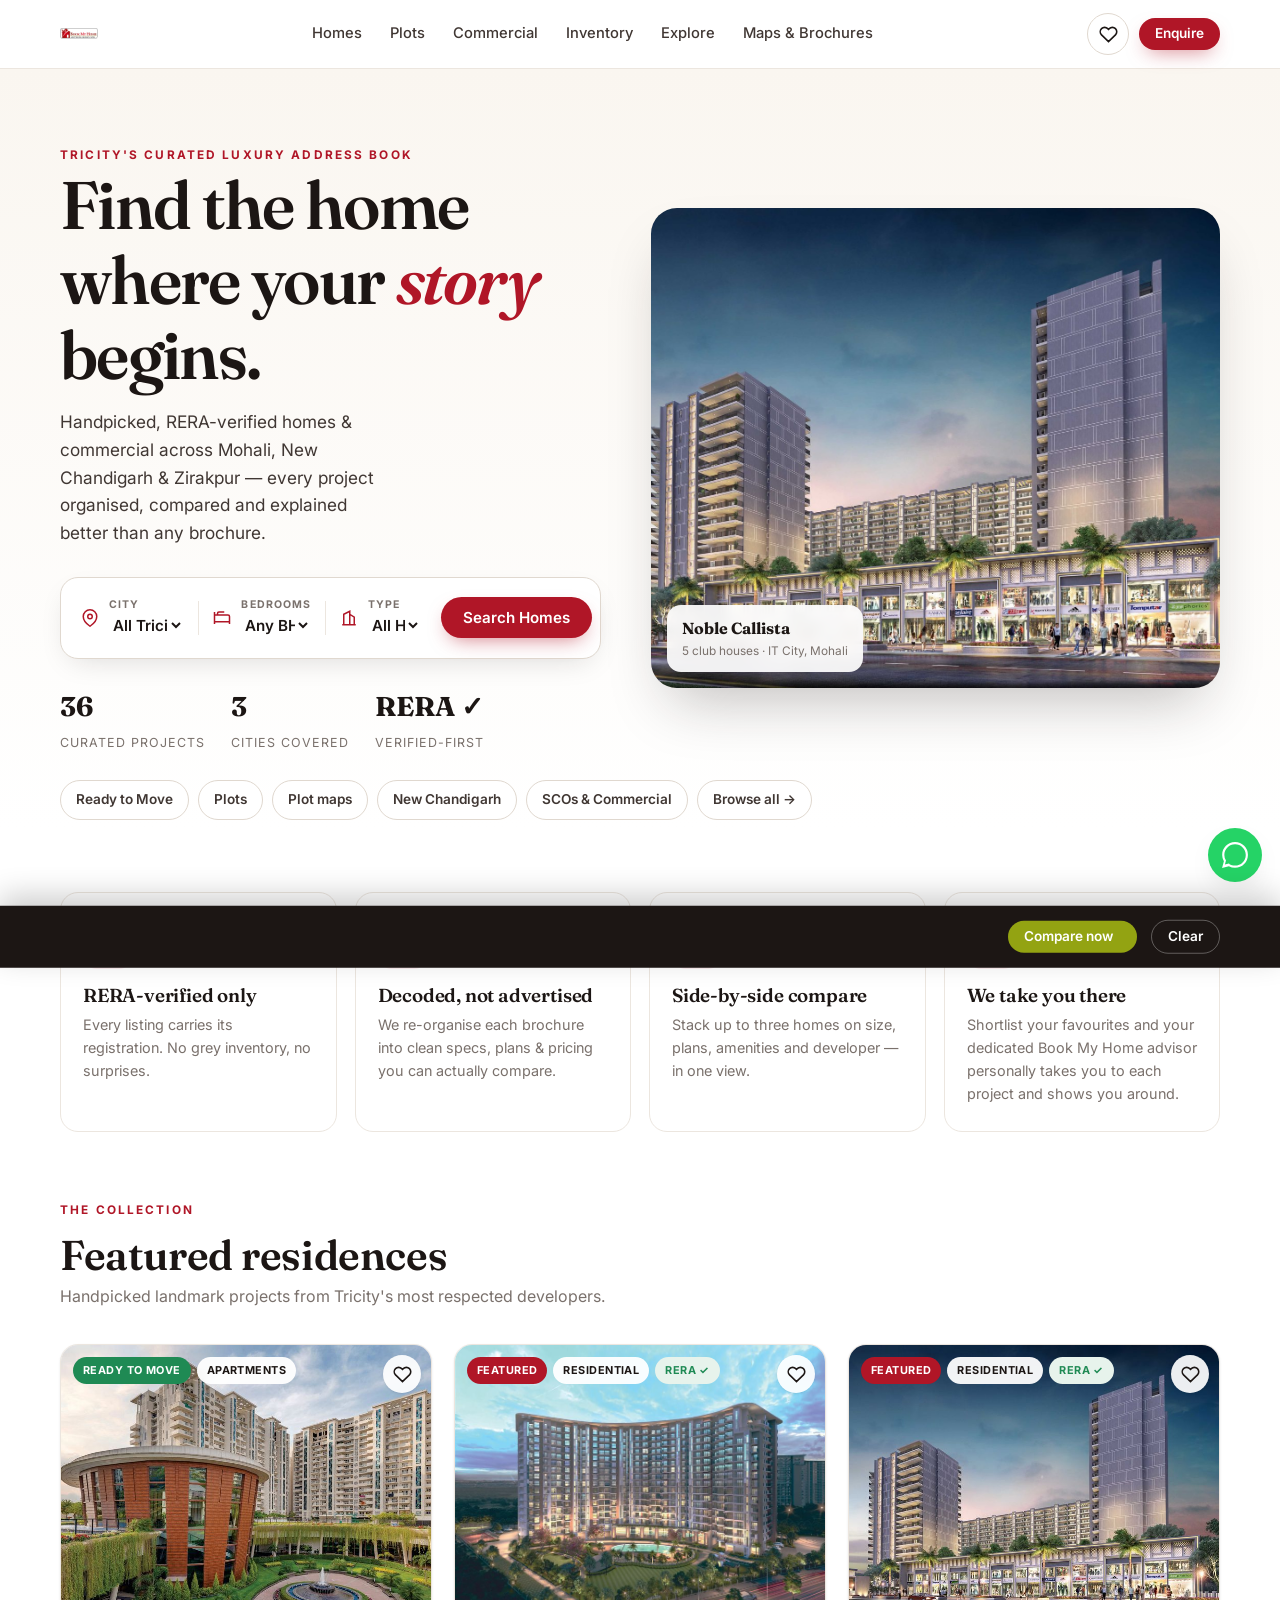
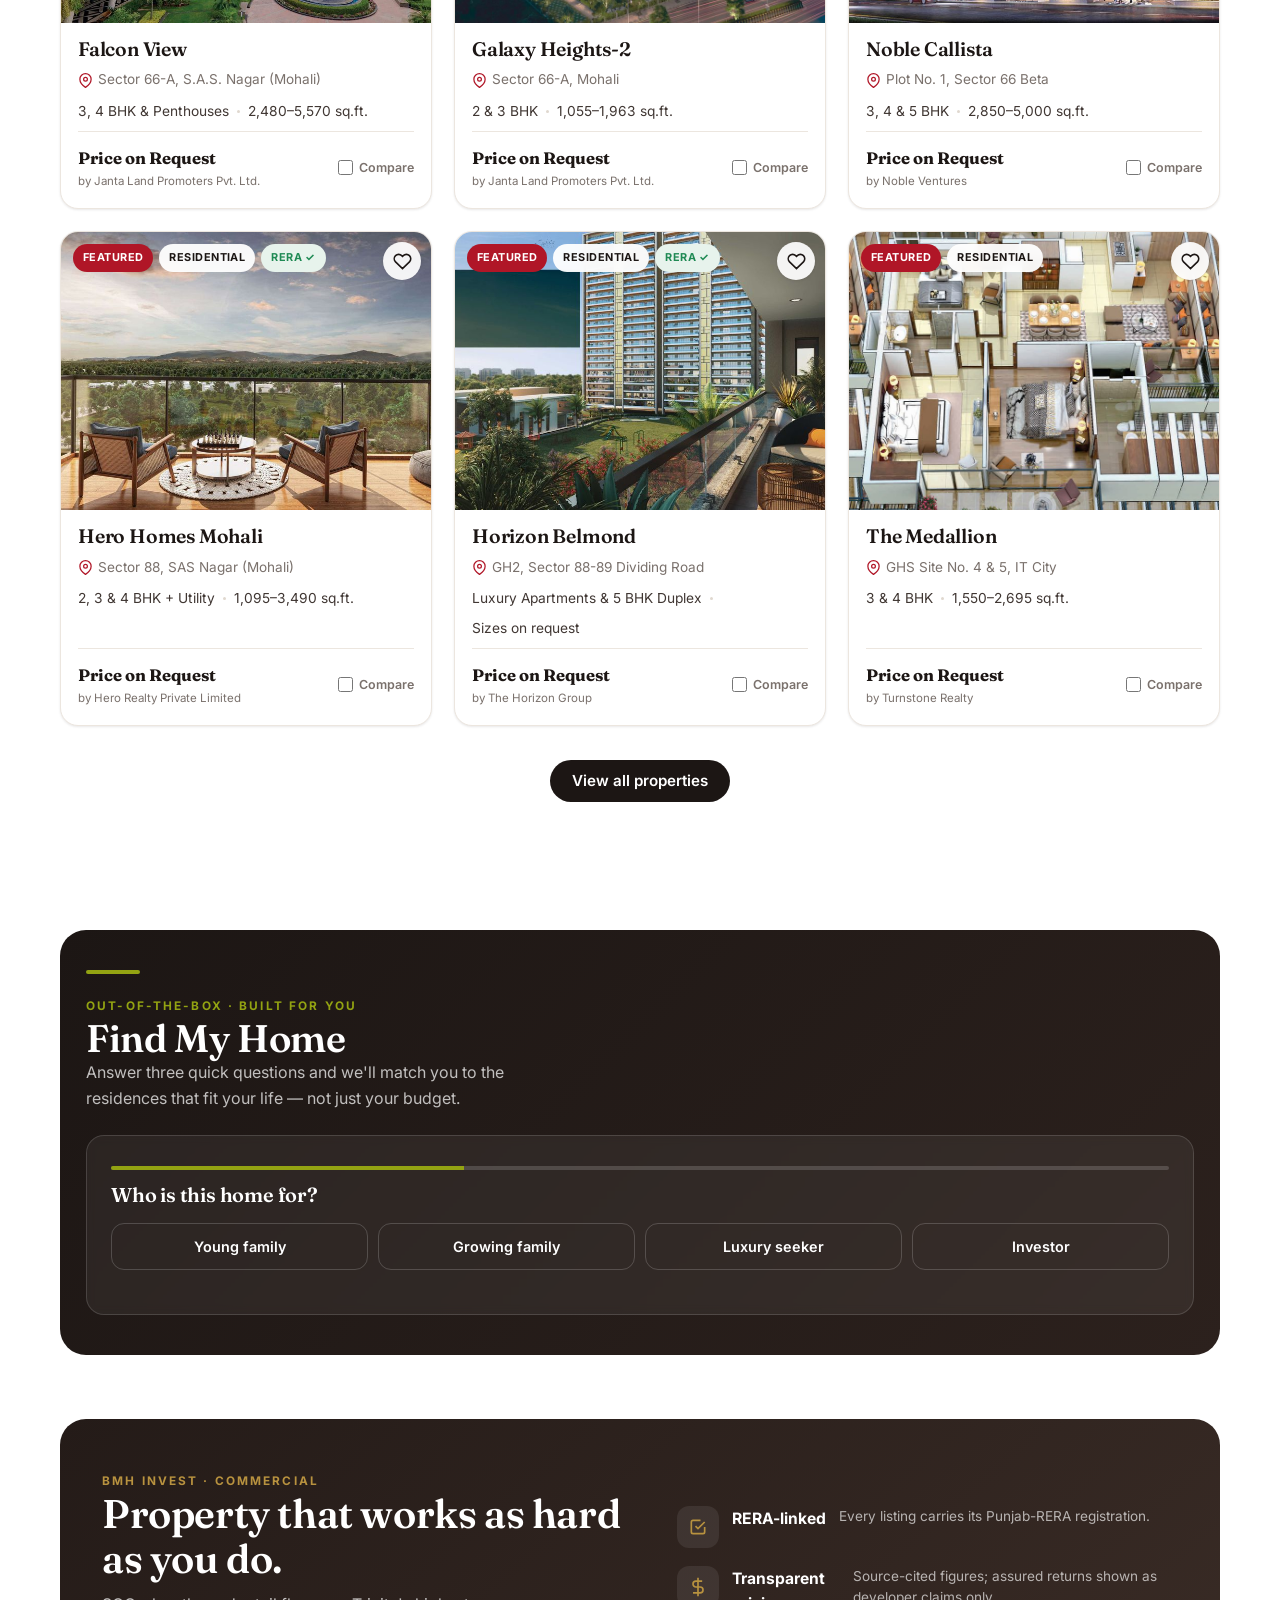
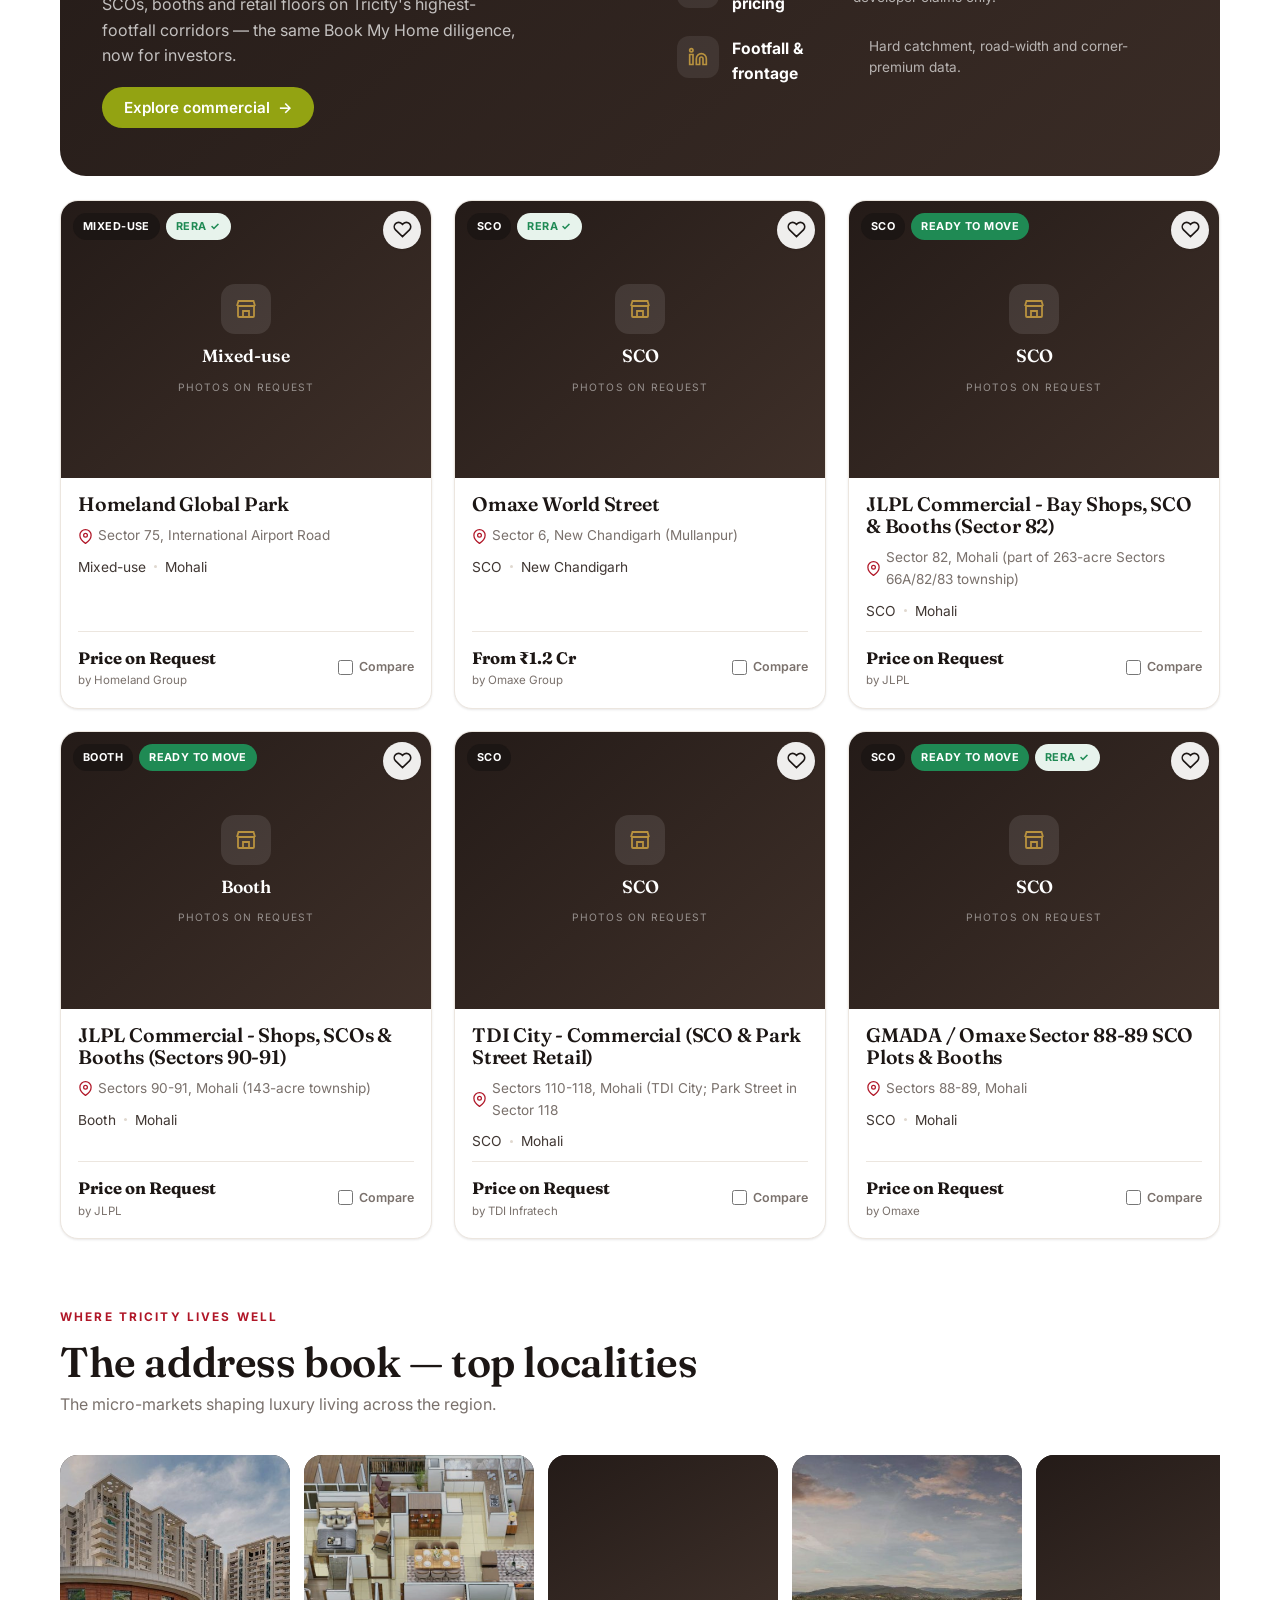
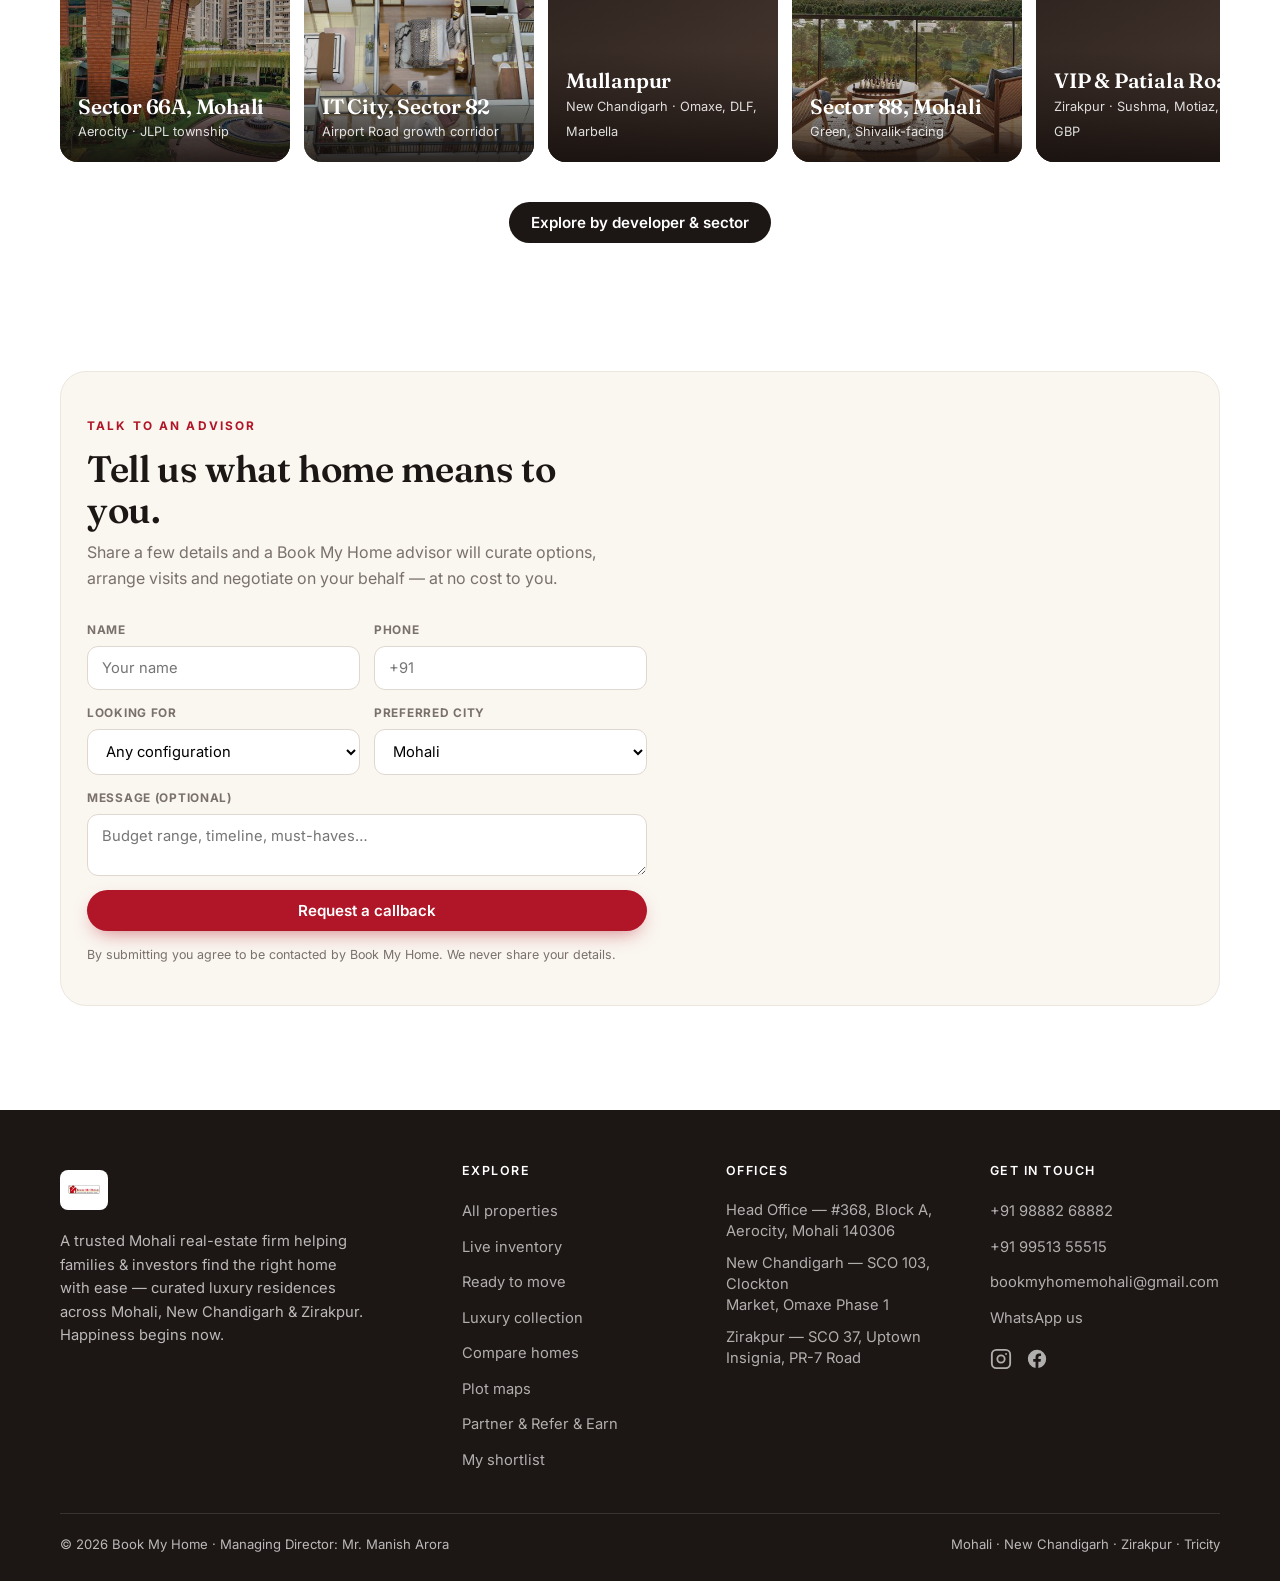
<file: index.html>
<!DOCTYPE html>
<html lang="en">
<head>
<meta charset="UTF-8">
<meta name="viewport" content="width=device-width, initial-scale=1, viewport-fit=cover">
<title>Book My Home — Luxury Homes & Commercial in Tricity · Mohali, New Chandigarh & Zirakpur</title>
<meta name="description" content="Discover handpicked residential & commercial property across Mohali, New Chandigarh & Zirakpur. RERA-verified projects, organised better than any brochure. Happiness begins now.">
<link rel="preconnect" href="https://fonts.googleapis.com">
<link rel="preconnect" href="https://fonts.gstatic.com" crossorigin>
<link href="https://fonts.googleapis.com/css2?family=Fraunces:ital,opsz,wght@0,9..144,400;0,9..144,500;0,9..144,600;1,9..144,500&family=Inter:wght@400;500;600;700&display=swap" rel="stylesheet">
<link rel="stylesheet" href="assets/css/styles.css">
<link rel="icon" type="image/png" sizes="48x48" href="assets/img/favicon.png">
<link rel="icon" type="image/png" sizes="192x192" href="assets/img/icon-192.png">
<link rel="apple-touch-icon" href="assets/img/apple-touch-icon.png">
<link rel="manifest" href="site.webmanifest">
<meta name="theme-color" content="#b01627">
</head>
<body>

<!-- HEADER -->
<div id="hdr"></div>

<!-- HERO -->
<section class="hero">
  <div class="wrap hero-inner">
    <div class="reveal">
      <span class="eyebrow">Tricity's curated luxury address book</span>
      <h1>Find the home<br>where your <em>story</em><br>begins.</h1>
      <p class="lede">Handpicked, RERA-verified homes &amp; commercial across Mohali, New Chandigarh &amp; Zirakpur — every project organised, compared and explained better than any brochure.</p>
      <!-- SEARCH -->
      <form class="searchbar" id="heroSearch" action="listings.html">
        <label class="field">
          <svg width="18" height="18" viewBox="0 0 24 24" fill="none" stroke="currentColor" stroke-width="2"><path d="M21 10c0 7-9 13-9 13s-9-6-9-13a9 9 0 0118 0z"/><circle cx="12" cy="10" r="3"/></svg>
          <span><label style="display:block">City</label>
          <select name="city"><option value="">All Tricity</option><option>Mohali</option><option>New Chandigarh</option><option>Zirakpur</option></select></span>
        </label>
        <div class="div"></div>
        <label class="field">
          <svg width="18" height="18" viewBox="0 0 24 24" fill="none" stroke="currentColor" stroke-width="2"><path d="M2 4v16M2 8h18a2 2 0 012 2v10M2 17h20M6 8V6a2 2 0 012-2h7"/></svg>
          <span><label style="display:block">Bedrooms</label>
          <select name="bhk"><option value="">Any BHK</option><option value="2">2 BHK</option><option value="3">3 BHK</option><option value="4">4 BHK</option><option value="5">5 BHK</option></select></span>
        </label>
        <div class="div"></div>
        <label class="field">
          <svg width="18" height="18" viewBox="0 0 24 24" fill="none" stroke="currentColor" stroke-width="2"><path d="M3 21h18M5 21V7l8-4v18M19 21V11l-6-4"/></svg>
          <span><label style="display:block">Type</label>
          <select name="type"><option value="">All Homes</option><option>Apartments</option><option>Penthouses</option><option>Villas</option></select></span>
        </label>
        <div class="go"><button class="btn btn-primary btn-block" type="submit">Search Homes</button></div>
      </form>
      <div class="hero-stats">
        <div class="s"><b id="stProj">36</b><span>Curated projects</span></div>
        <div class="s"><b>3</b><span>Cities covered</span></div>
        <div class="s"><b>RERA ✓</b><span>verified-first</span></div>
      </div>
    </div>
    <div class="hero-visual reveal">
      <img src="assets/img/projects/noble-callista/hero.jpg" alt="Luxury residences in Tricity" onerror="this.src='assets/img/projects/falcon-view/hero.jpg'">
      <div class="tag"><b>Noble Callista</b><span>5 club houses · IT City, Mohali</span></div>
    </div>
  </div>

  <!-- quick chips -->
  <div class="wrap" style="padding-top:26px;padding-bottom:8px">
    <div class="chips" id="quickChips">
      <a class="chip" href="listings.html?status=Ready">Ready to Move</a>
      <a class="chip" href="listings.html?category=Plots">Plots</a>
      <a class="chip" href="maps.html">Plot maps</a>
      <a class="chip" href="listings.html?city=New%20Chandigarh">New Chandigarh</a>
      <a class="chip" href="listings.html?category=Commercial">SCOs &amp; Commercial</a>
      <a class="chip" href="listings.html">Browse all →</a>
    </div>
  </div>
</section>

<!-- VALUE PROPS -->
<section class="section">
  <div class="wrap">
    <div class="vp-grid">
      <div class="vp reveal">
        <div class="ic"><svg width="24" height="24" viewBox="0 0 24 24" fill="none" stroke="currentColor" stroke-width="2"><path d="M9 11l3 3 8-8"/><path d="M20 12v6a2 2 0 01-2 2H6a2 2 0 01-2-2V6a2 2 0 012-2h9"/></svg></div>
        <h3>RERA-verified only</h3><p>Every listing carries its registration. No grey inventory, no surprises.</p>
      </div>
      <div class="vp reveal">
        <div class="ic"><svg width="24" height="24" viewBox="0 0 24 24" fill="none" stroke="currentColor" stroke-width="2"><path d="M4 4h16v4H4zM4 12h16v8H4z"/><path d="M8 16h4"/></svg></div>
        <h3>Decoded, not advertised</h3><p>We re-organise each brochure into clean specs, plans &amp; pricing you can actually compare.</p>
      </div>
      <div class="vp reveal">
        <div class="ic"><svg width="24" height="24" viewBox="0 0 24 24" fill="none" stroke="currentColor" stroke-width="2"><path d="M3 3v18h18"/><path d="M7 14l4-4 3 3 5-6"/></svg></div>
        <h3>Side-by-side compare</h3><p>Stack up to three homes on size, plans, amenities and developer — in one view.</p>
      </div>
      <div class="vp reveal">
        <div class="ic"><svg width="24" height="24" viewBox="0 0 24 24" fill="none" stroke="currentColor" stroke-width="2"><circle cx="12" cy="12" r="9"/><path d="M12 7v5l3 2"/></svg></div>
        <h3>We take you there</h3><p>Shortlist your favourites and your dedicated Book My Home advisor personally takes you to each project and shows you around.</p>
      </div>
    </div>
  </div>
</section>

<!-- FEATURED -->
<section class="section" style="padding-top:0">
  <div class="wrap">
    <div class="section-head">
      <span class="eyebrow">The collection</span>
      <h2>Featured residences</h2>
      <p>Handpicked landmark projects from Tricity's most respected developers.</p>
    </div>
    <div class="grid cards" id="featuredGrid"></div>
    <div class="center" style="margin-top:34px"><a href="listings.html" class="btn btn-dark">View all properties</a></div>
  </div>
</section>

<!-- FIND MY HOME (matcher) -->
<section class="section" id="matcher">
  <div class="wrap">
    <div class="matcher reveal">
      <div class="accent-line"></div>
      <span class="eyebrow" style="color:var(--accent)">Out-of-the-box · built for you</span>
      <h2>Find My Home</h2>
      <p>Answer three quick questions and we'll match you to the residences that fit your life — not just your budget.</p>
      <div class="q-card" id="matchQ">
        <div class="q-progress"><i id="qBar"></i></div>
        <h3 id="qTitle" style="color:#fff;margin-top:14px;font-size:1.25rem">Who is this home for?</h3>
        <div class="opts" id="qOpts"></div>
        <div style="display:flex;gap:10px;margin-top:20px">
          <button class="btn btn-ghost btn-sm" id="qBack" style="background:transparent;color:#fff;border-color:rgba(255,255,255,.25);display:none">Back</button>
        </div>
      </div>
      <div id="matchResult" class="hide"></div>
    </div>
  </div>
</section>

<!-- BMH INVEST · COMMERCIAL -->
<section class="section" id="invest" style="padding-top:0">
  <div class="wrap">
    <div class="invest-band reveal">
      <div class="invest-head">
        <span class="eyebrow" style="color:var(--gold)">BMH Invest · Commercial</span>
        <h2>Property that works as hard as you do.</h2>
        <p>SCOs, booths and retail floors on Tricity's highest-footfall corridors — the same Book My Home diligence, now for investors.</p>
        <a href="listings.html?category=Commercial" class="btn btn-accent" style="margin-top:18px">Explore commercial <span aria-hidden="true">→</span></a>
      </div>
      <div class="invest-signals">
        <div class="sig"><div class="sig-ic"><svg width="20" height="20" viewBox="0 0 24 24" fill="none" stroke="currentColor" stroke-width="2"><path d="M9 11l3 3 8-8"/><path d="M20 12v6a2 2 0 01-2 2H6a2 2 0 01-2-2V6a2 2 0 012-2h9"/></svg></div><b>RERA-linked</b><span>Every listing carries its Punjab-RERA registration.</span></div>
        <div class="sig"><div class="sig-ic"><svg width="20" height="20" viewBox="0 0 24 24" fill="none" stroke="currentColor" stroke-width="2"><path d="M12 1v22M17 5H9.5a3.5 3.5 0 000 7h5a3.5 3.5 0 010 7H6"/></svg></div><b>Transparent pricing</b><span>Source-cited figures; assured returns shown as developer claims only.</span></div>
        <div class="sig"><div class="sig-ic"><svg width="20" height="20" viewBox="0 0 24 24" fill="none" stroke="currentColor" stroke-width="2"><path d="M16 8a6 6 0 016 6v7h-4v-7a2 2 0 00-4 0v7h-4v-7a6 6 0 016-6zM2 9h4v12H2z"/><circle cx="4" cy="4" r="2"/></svg></div><b>Footfall &amp; frontage</b><span>Hard catchment, road-width and corner-premium data.</span></div>
      </div>
    </div>
    <div class="grid cards" id="investGrid" style="margin-top:24px"></div>
  </div>
</section>

<!-- LOCALITIES -->
<section class="section" style="padding-top:0">
  <div class="wrap">
    <div class="section-head">
      <span class="eyebrow">Where Tricity lives well</span>
      <h2>The address book — top localities</h2>
      <p>The micro-markets shaping luxury living across the region.</p>
    </div>
    <div class="loc-strip" id="locStrip"></div>
    <div class="center" style="margin-top:26px"><a href="explore.html" class="btn btn-dark">Explore by developer &amp; sector</a></div>
  </div>
</section>

<!-- CTA / CONTACT -->
<section class="section" id="contact">
  <div class="wrap">
    <div style="background:var(--cream);border:1px solid var(--line);border-radius:var(--radius-lg);padding:40px 26px;display:grid;gap:30px" class="reveal">
      <div style="max-width:520px">
        <span class="eyebrow">Talk to an advisor</span>
        <h2 style="font-size:clamp(1.6rem,5vw,2.3rem);margin:10px 0">Tell us what home means to you.</h2>
        <p style="color:var(--muted)">Share a few details and a Book My Home advisor will curate options, arrange visits and negotiate on your behalf — at no cost to you.</p>
      </div>
      <form id="leadForm" style="display:grid;gap:14px;max-width:560px">
        <div style="display:grid;gap:14px;grid-template-columns:1fr 1fr">
          <div class="field-row"><label>Name</label><input name="name" required placeholder="Your name"></div>
          <div class="field-row"><label>Phone</label><input name="phone" required placeholder="+91" inputmode="tel"></div>
        </div>
        <div style="display:grid;gap:14px;grid-template-columns:1fr 1fr">
          <div class="field-row"><label>Looking for</label>
            <select name="bhk"><option value="">Any configuration</option><option>2 BHK</option><option>3 BHK</option><option>4 BHK</option><option>5 BHK / Penthouse</option></select></div>
          <div class="field-row"><label>Preferred city</label>
            <select name="city"><option>Mohali</option><option>Chandigarh</option><option>Panchkula</option><option>Open to all</option></select></div>
        </div>
        <div class="field-row"><label>Message (optional)</label><textarea name="msg" rows="2" placeholder="Budget range, timeline, must-haves…"></textarea></div>
        <button class="btn btn-primary" type="submit">Request a callback</button>
        <p style="font-size:.78rem;color:var(--muted)">By submitting you agree to be contacted by Book My Home. We never share your details.</p>
      </form>
    </div>
  </div>
</section>

<!-- FOOTER -->
<footer class="footer" id="footer"></footer>

<!-- FAB -->
<div class="fab">
  <a class="wa" href="https://wa.me/919888268882?text=Hi%20Book%20My%20Home%2C%20I'm%20looking%20for%20a%20home%20in%20Tricity" aria-label="WhatsApp" target="_blank" rel="noopener">
    <svg width="26" height="26" viewBox="0 0 24 24" fill="currentColor"><path d="M.057 24l1.687-6.163a11.867 11.867 0 01-1.587-5.946C.16 5.335 5.495 0 12.05 0a11.82 11.82 0 018.413 3.488 11.82 11.82 0 013.48 8.414c-.003 6.557-5.338 11.892-11.893 11.892a11.9 11.9 0 01-5.688-1.448L.057 24zm6.597-3.807c1.676.995 3.276 1.591 5.392 1.592 5.448 0 9.886-4.434 9.889-9.885.002-5.462-4.415-9.89-9.881-9.892-5.452 0-9.887 4.434-9.889 9.884a9.86 9.86 0 001.51 5.26l-.999 3.648 3.743-.927.235.085z"/></svg>
  </a>
  <button class="top" id="toTop" style="display:none" aria-label="Top">
    <svg width="22" height="22" viewBox="0 0 24 24" fill="none" stroke="currentColor" stroke-width="2"><path d="M12 19V5M5 12l7-7 7 7"/></svg>
  </button>
</div>

<script src="assets/js/data.js"></script>
<script src="assets/js/app.js"></script>
<script src="assets/js/header.js"></script>
<script src="assets/js/footer.js"></script>
<script src="assets/js/home.js"></script>
</body>
</html>
</file>
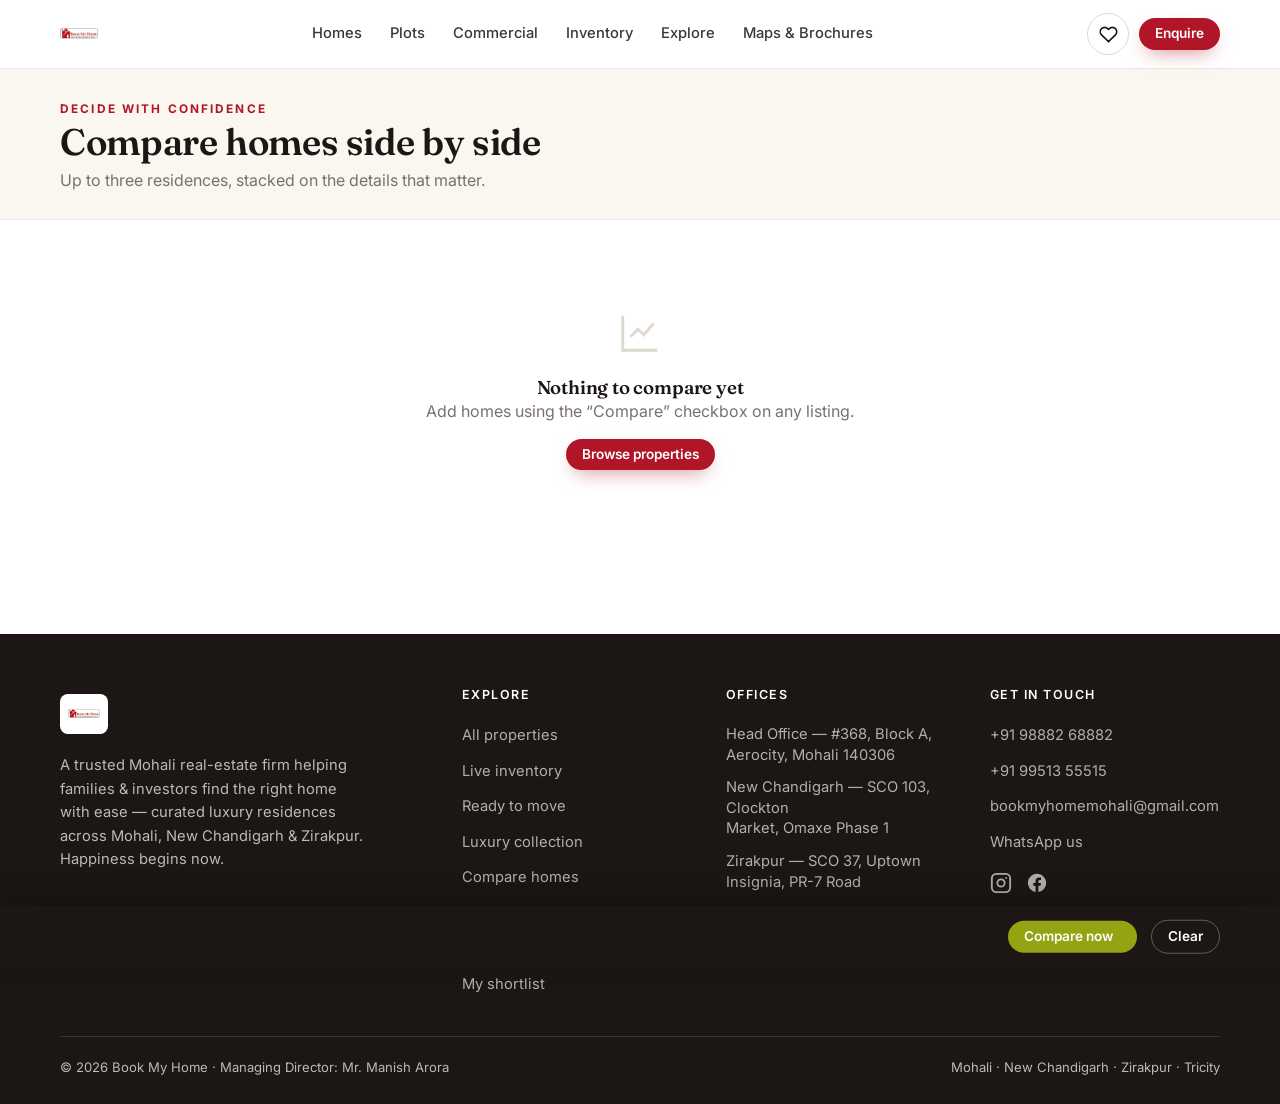
<file: compare.html>
<!DOCTYPE html>
<html lang="en">
<head>
<meta charset="UTF-8">
<meta name="viewport" content="width=device-width, initial-scale=1, viewport-fit=cover">
<title>Compare Homes — Book My Home</title>
<link rel="preconnect" href="https://fonts.googleapis.com">
<link rel="preconnect" href="https://fonts.gstatic.com" crossorigin>
<link href="https://fonts.googleapis.com/css2?family=Fraunces:ital,opsz,wght@0,9..144,400;0,9..144,500;0,9..144,600;1,9..144,500&family=Inter:wght@400;500;600;700&display=swap" rel="stylesheet">
<link rel="stylesheet" href="assets/css/styles.css">
<link rel="icon" type="image/png" sizes="48x48" href="assets/img/favicon.png">
<link rel="icon" type="image/png" sizes="192x192" href="assets/img/icon-192.png">
<link rel="apple-touch-icon" href="assets/img/apple-touch-icon.png">
<link rel="manifest" href="site.webmanifest">
<meta name="theme-color" content="#b01627">
</head>
<body>
<div id="hdr"></div>

<section class="listing-top"><div class="wrap">
  <span class="eyebrow">Decide with confidence</span>
  <h1>Compare homes side by side</h1>
  <p style="color:var(--muted);margin-top:6px">Up to three residences, stacked on the details that matter.</p>
</div></section>

<div class="wrap section" style="padding-top:30px">
  <div id="cmpWrap"></div>
</div>

<footer class="footer" id="footer"></footer>
<script src="assets/js/data.js"></script>
<script src="assets/js/app.js"></script>
<script src="assets/js/header.js"></script>
<script src="assets/js/footer.js"></script>
<script>
(function(){
const {P,byId,compare,inr}=window.BMH;
const wrap=document.getElementById('cmpWrap');
function render(){
  const ids=compare();const items=ids.map(byId).filter(Boolean);
  if(!items.length){
    wrap.innerHTML=`<div class="empty">
      <svg width="46" height="46" viewBox="0 0 24 24" fill="none" stroke="currentColor" stroke-width="1.5"><path d="M3 3v18h18"/><path d="M7 14l4-4 3 3 5-6"/></svg>
      <h3>Nothing to compare yet</h3><p>Add homes using the “Compare” checkbox on any listing.</p>
      <a class="btn btn-primary btn-sm" href="listings.html" style="margin-top:14px">Browse properties</a></div>`;
    return;
  }
  const sz=p=>p.sizeMin?`${p.sizeMin.toLocaleString('en-IN')}–${p.sizeMax.toLocaleString('en-IN')} sq.ft.`:'On request';
  const rows=[
    ['Configurations',p=>p.configShort],
    ['Built-up size',sz],
    ['Possession',p=>p.status||'On request'],
    ['Property type',p=>p.type],
    ['Developer',p=>p.developer.split('(')[0].trim()],
    ['Location',p=>p.location.split(',').slice(0,2).join(', ')||p.city],
    ['Architect',p=>p.architect||'—'],
    ['Towers',p=>p.towers||'—'],
    ['Amenities',p=>(p.amenities||[]).length?p.amenities.length+'+ amenities':'—'],
    ['RERA',p=>p.rera.length?'Verified':'Registered'],
    ['Price',p=>p.price],
  ];
  wrap.innerHTML=`<div style="overflow-x:auto;border:1px solid var(--line);border-radius:var(--radius)">
  <table class="cmp-table"><thead><tr><th></th>${items.map(p=>`<th>
    <a href="project.html?p=${p.slug}"><img src="${p.card||p.hero}" alt="${p.name}"></a>
    <div style="font-family:var(--serif);font-size:1.05rem;margin-top:8px">${p.name}</div>
    <button class="btn btn-ghost btn-sm" data-rm="${p.id}" style="margin-top:6px">Remove</button>
  </th>`).join('')}</tr></thead>
  <tbody>${rows.map(([lbl,fn])=>`<tr><td class="rowlbl">${lbl}</td>${items.map(p=>`<td>${fn(p)}</td>`).join('')}</tr>`).join('')}
  <tr><td class="rowlbl"></td>${items.map(p=>`<td><a class="btn btn-primary btn-sm" href="project.html?p=${p.slug}">View details</a></td>`).join('')}</tr>
  </tbody></table></div>
  ${items.length<3?`<p style="color:var(--muted);margin-top:18px">Add ${3-items.length} more — <a href="listings.html" style="color:var(--brand);font-weight:600">browse properties</a>.</p>`:''}`;
  wrap.querySelectorAll('[data-rm]').forEach(b=>b.addEventListener('click',()=>{window.BMH.toggleCompare(b.dataset.rm);render();}));
}
render();
})();
</script>
</body>
</html>
</file>
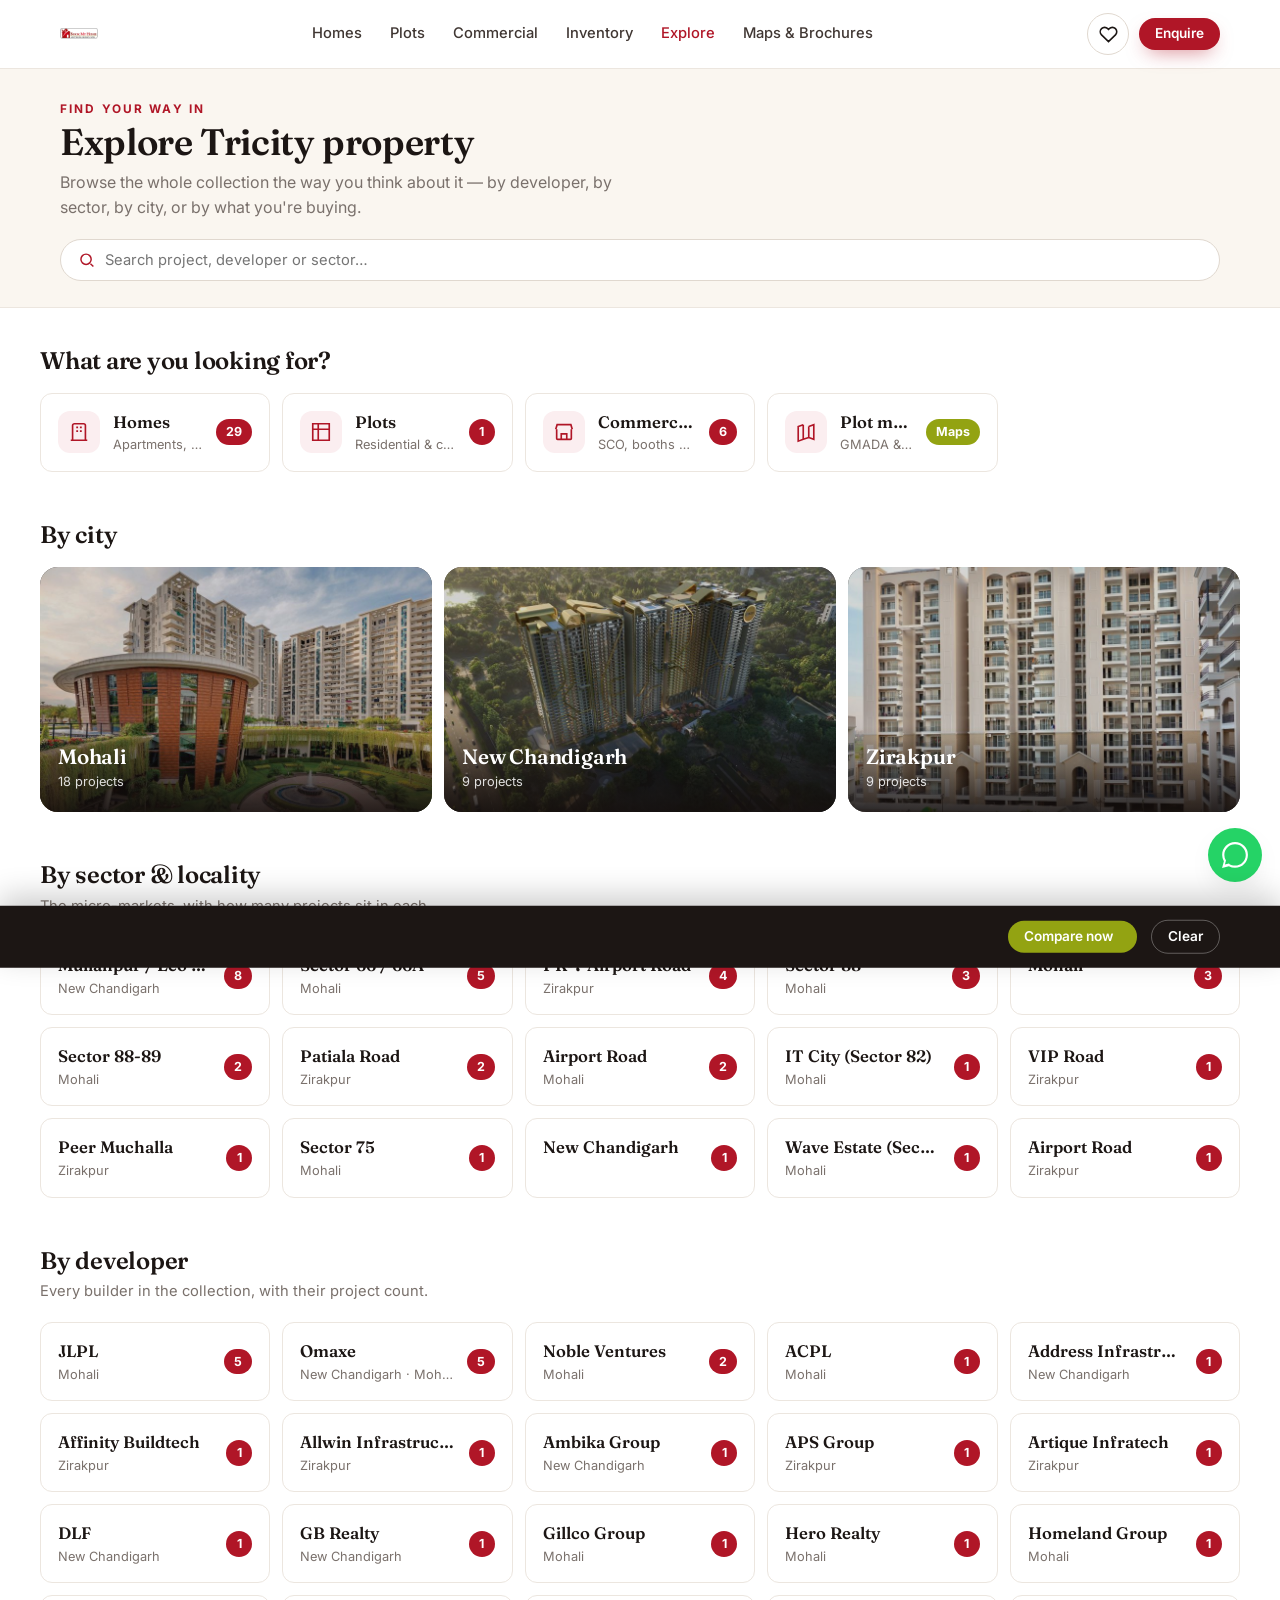
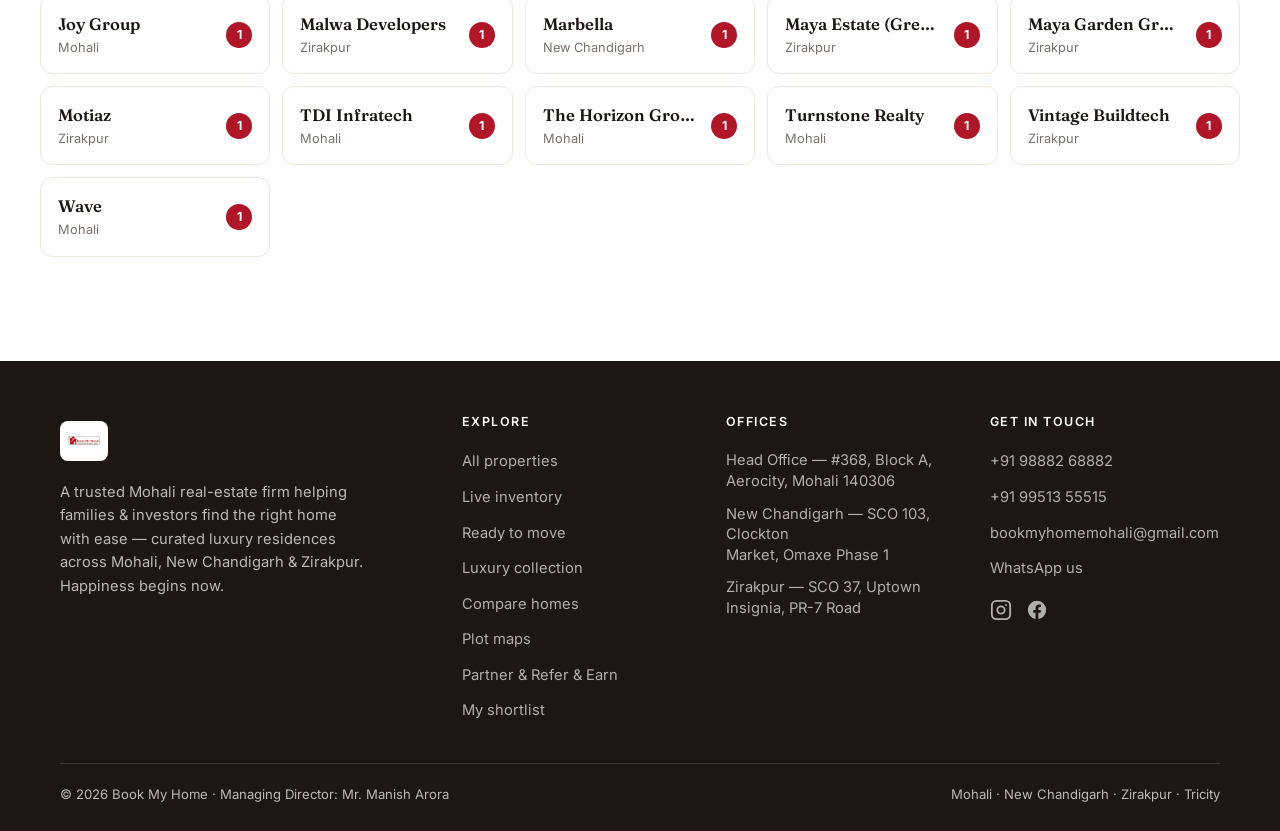
<file: explore.html>
<!DOCTYPE html>
<html lang="en">
<head>
<meta charset="UTF-8">
<meta name="viewport" content="width=device-width, initial-scale=1, viewport-fit=cover">
<title>Explore — by developer, sector & city · Book My Home</title>
<meta name="description" content="Explore Tricity property by developer, sector/locality, city and type — Mohali, New Chandigarh & Zirakpur.">
<link rel="preconnect" href="https://fonts.googleapis.com">
<link rel="preconnect" href="https://fonts.gstatic.com" crossorigin>
<link href="https://fonts.googleapis.com/css2?family=Fraunces:ital,opsz,wght@0,9..144,400;0,9..144,500;0,9..144,600;1,9..144,500&family=Inter:wght@400;500;600;700&display=swap" rel="stylesheet">
<link rel="stylesheet" href="assets/css/styles.css">
<link rel="icon" type="image/png" sizes="48x48" href="assets/img/favicon.png">
<link rel="icon" type="image/png" sizes="192x192" href="assets/img/icon-192.png">
<link rel="apple-touch-icon" href="assets/img/apple-touch-icon.png">
<link rel="manifest" href="site.webmanifest">
<meta name="theme-color" content="#b01627">
</head>
<body>
<div id="hdr"></div>

<section class="listing-top">
  <div class="wrap">
    <span class="eyebrow">Find your way in</span>
    <h1>Explore Tricity property</h1>
    <p style="color:var(--muted);margin-top:8px;max-width:60ch">Browse the whole collection the way you think about it — by developer, by sector, by city, or by what you're buying.</p>
    <div class="toolbar" style="margin-top:18px">
      <div class="search">
        <svg width="18" height="18" viewBox="0 0 24 24" fill="none" stroke="currentColor" stroke-width="2" style="color:var(--brand)"><circle cx="11" cy="11" r="7"/><path d="m21 21-4-4"/></svg>
        <input id="exSearch" type="search" placeholder="Search project, developer or sector…">
      </div>
    </div>
  </div>
</section>

<div class="wrap section" style="padding-top:30px;display:grid;gap:40px">
  <div>
    <div class="section-head" style="margin-bottom:18px"><h2 style="font-size:1.5rem">What are you looking for?</h2></div>
    <div class="dir-grid type" id="dirType"></div>
  </div>
  <div>
    <div class="section-head" style="margin-bottom:18px"><h2 style="font-size:1.5rem">By city</h2></div>
    <div class="dir-grid city" id="dirCity"></div>
  </div>
  <div>
    <div class="section-head" style="margin-bottom:18px"><h2 style="font-size:1.5rem">By sector &amp; locality</h2><p style="color:var(--muted);font-size:.92rem">The micro-markets, with how many projects sit in each.</p></div>
    <div class="dir-grid" id="dirLocality"></div>
  </div>
  <div>
    <div class="section-head" style="margin-bottom:18px"><h2 style="font-size:1.5rem">By developer</h2><p style="color:var(--muted);font-size:.92rem">Every builder in the collection, with their project count.</p></div>
    <div class="dir-grid" id="dirDev"></div>
  </div>
</div>

<footer class="footer" id="footer"></footer>
<div class="fab">
  <a class="wa" href="https://wa.me/919888268882" target="_blank" rel="noopener" aria-label="WhatsApp"><svg width="26" height="26" viewBox="0 0 24 24" fill="currentColor"><path d="M.057 24l1.687-6.163a11.867 11.867 0 01-1.587-5.946C.16 5.335 5.495 0 12.05 0a11.82 11.82 0 018.413 3.488 11.82 11.82 0 013.48 8.414c-.003 6.557-5.338 11.892-11.893 11.892a11.9 11.9 0 01-5.688-1.448L.057 24zm6.597-3.807c1.676.995 3.276 1.591 5.392 1.592 5.448 0 9.886-4.434 9.889-9.885.002-5.462-4.415-9.89-9.881-9.892-5.452 0-9.887 4.434-9.889 9.884a9.86 9.86 0 001.51 5.26l-.999 3.648 3.743-.927.235.085z"/></svg></a>
  <button class="top" id="toTop" style="display:none" aria-label="Top"><svg width="22" height="22" viewBox="0 0 24 24" fill="none" stroke="currentColor" stroke-width="2"><path d="M12 19V5M5 12l7-7 7 7"/></svg></button>
</div>

<script src="assets/js/data.js"></script>
<script src="assets/js/app.js"></script>
<script src="assets/js/header.js"></script>
<script src="assets/js/footer.js"></script>
<script src="assets/js/explore.js"></script>
</body>
</html>
</file>
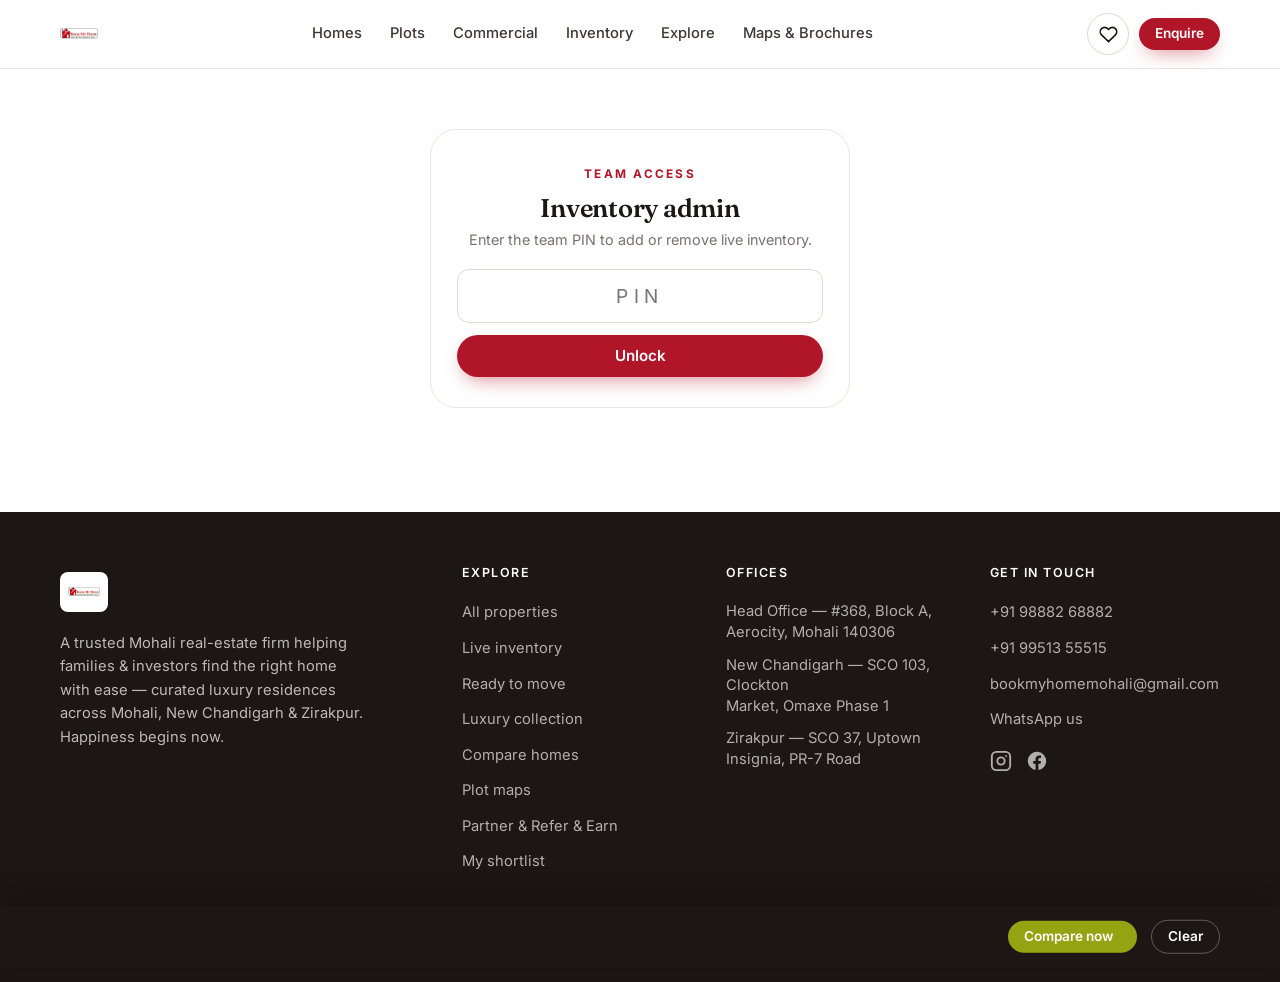
<file: inventory-admin.html>
<!DOCTYPE html>
<html lang="en">
<head>
<meta charset="UTF-8">
<meta name="viewport" content="width=device-width, initial-scale=1, viewport-fit=cover">
<title>Inventory Admin — Book My Home</title>
<meta name="robots" content="noindex,nofollow">
<link rel="preconnect" href="https://fonts.googleapis.com">
<link rel="preconnect" href="https://fonts.gstatic.com" crossorigin>
<link href="https://fonts.googleapis.com/css2?family=Fraunces:ital,opsz,wght@0,9..144,400;0,9..144,500;0,9..144,600;1,9..144,500&family=Inter:wght@400;500;600;700&display=swap" rel="stylesheet">
<link rel="stylesheet" href="assets/css/styles.css">
<link rel="icon" type="image/png" sizes="48x48" href="assets/img/favicon.png">
<link rel="icon" type="image/png" sizes="192x192" href="assets/img/icon-192.png">
<link rel="apple-touch-icon" href="assets/img/apple-touch-icon.png">
<link rel="manifest" href="site.webmanifest">
<meta name="theme-color" content="#b01627">
</head>
<body>
<div id="hdr"></div>

<!-- PIN gate -->
<div id="gate" class="wrap section" style="max-width:420px;padding-top:60px">
  <div style="background:#fff;border:1px solid var(--line);border-radius:var(--radius-lg);padding:30px 26px;text-align:center">
    <span class="eyebrow">Team access</span>
    <h1 style="font-size:1.6rem;margin:8px 0 6px">Inventory admin</h1>
    <p style="color:var(--muted);font-size:.9rem;margin-bottom:18px">Enter the team PIN to add or remove live inventory.</p>
    <form id="pinForm" style="display:grid;gap:12px">
      <input id="pinInput" type="password" inputmode="numeric" placeholder="PIN" style="text-align:center;font-size:1.2rem;letter-spacing:.3em;border:1.5px solid var(--line-2);border-radius:12px;padding:14px;font-family:inherit">
      <button class="btn btn-primary btn-block" type="submit">Unlock</button>
      <p id="pinErr" class="hide" style="color:var(--brand);font-size:.85rem">Wrong PIN — try again.</p>
    </form>
  </div>
</div>

<!-- App -->
<div id="app" class="hide">
  <section class="listing-top"><div class="wrap" style="display:flex;justify-content:space-between;align-items:flex-end;gap:14px;flex-wrap:wrap">
    <div>
      <span class="eyebrow">Inventory admin</span>
      <h1>Add &amp; manage live inventory</h1>
      <p style="color:var(--muted);margin-top:6px" id="modeNote"></p>
    </div>
    <a href="inventory.html" class="btn btn-ghost btn-sm" target="_blank">View public page ↗</a>
  </div></section>

  <div class="wrap section" style="padding-top:30px;display:grid;gap:34px">
    <!-- add form -->
    <div>
      <h2 style="font-size:1.4rem;margin-bottom:16px">Add a unit</h2>
      <form id="invForm" style="display:grid;gap:14px;max-width:760px">
        <div style="display:grid;gap:14px;grid-template-columns:2fr 1fr 1fr">
          <div class="field-row"><label>Project</label>
            <select id="projSel"><option value="">— Custom / other (type below) —</option></select></div>
          <div class="field-row"><label>Type *</label>
            <select name="type" required><option value="residential">Residential</option><option value="commercial">Commercial</option></select></div>
          <div class="field-row"><label>Status *</label>
            <select name="status" required><option value="ready">Ready to Move</option><option value="under-construction">Under Construction</option></select></div>
        </div>
        <div style="display:grid;gap:14px;grid-template-columns:2fr 1fr 1fr">
          <div class="field-row"><label>Project name *</label><input name="project" required placeholder="e.g. Falcon View"></div>
          <div class="field-row"><label>City</label><input name="city" placeholder="Mohali"></div>
          <div class="field-row"><label>Sector / locality</label><input name="locality" placeholder="Sector 66A, Mohali"></div>
        </div>
        <div style="display:grid;gap:14px;grid-template-columns:1fr 1fr 1fr">
          <div class="field-row"><label>Configuration *</label><input name="config" required placeholder="3+1 BHK"></div>
          <div class="field-row"><label>Size (sq.ft.)</label><input name="size" inputmode="numeric" placeholder="2480"></div>
          <div class="field-row"><label>Facing</label><input name="facing" placeholder="Park facing"></div>
        </div>
        <div style="display:grid;gap:14px;grid-template-columns:1fr 1fr">
          <div class="field-row"><label>Tower / Flat no.</label><input name="floorUnit" placeholder="Tower I · Flat 1001"></div>
          <div class="field-row"><label>Price</label><input name="price" placeholder="₹3.15 Cr  or  ₹8,000 / sq.ft."></div>
        </div>
        <div style="display:grid;gap:14px;grid-template-columns:1fr 1fr 1fr">
          <div class="field-row"><label>Possession</label><input name="possession" placeholder="Ready  /  Dec 2028"></div>
          <div class="field-row"><label>Payment plan</label><input name="paymentPlan" placeholder="25:25:25:25"></div>
          <div class="field-row"><label>Units available</label><input name="units" placeholder="Multiple / 20–25 units"></div>
        </div>
        <div class="field-row"><label>Notes</label><textarea name="notes" rows="2" placeholder="Fully loaded apartment. Call for best deal."></textarea></div>
        <div style="display:flex;gap:10px;align-items:center">
          <button id="invSubmit" class="btn btn-primary" type="submit" style="padding-left:30px;padding-right:30px">Add to inventory</button>
          <button id="invCancel" type="button" class="btn btn-ghost hide">Cancel edit</button>
        </div>
      </form>
    </div>

    <!-- list -->
    <div>
      <div style="display:flex;justify-content:space-between;align-items:center;margin-bottom:14px">
        <h2 style="font-size:1.4rem"><span id="invN">0</span> units in inventory</h2>
        <input id="adminSearch" type="search" placeholder="Filter…" style="border:1.5px solid var(--line-2);border-radius:999px;padding:9px 16px;font-family:inherit;font-size:.9rem">
      </div>
      <div id="adminList"></div>
    </div>
  </div>
</div>

<footer class="footer" id="footer"></footer>

<script src="assets/js/data.js"></script>
<script src="assets/js/app.js"></script>
<script src="assets/js/header.js"></script>
<script src="assets/js/footer.js"></script>
<script src="assets/js/inventory-config.js"></script>
<script src="assets/js/inventory-store.js"></script>
<script src="assets/js/inventory-admin.js"></script>
</body>
</html>
</file>
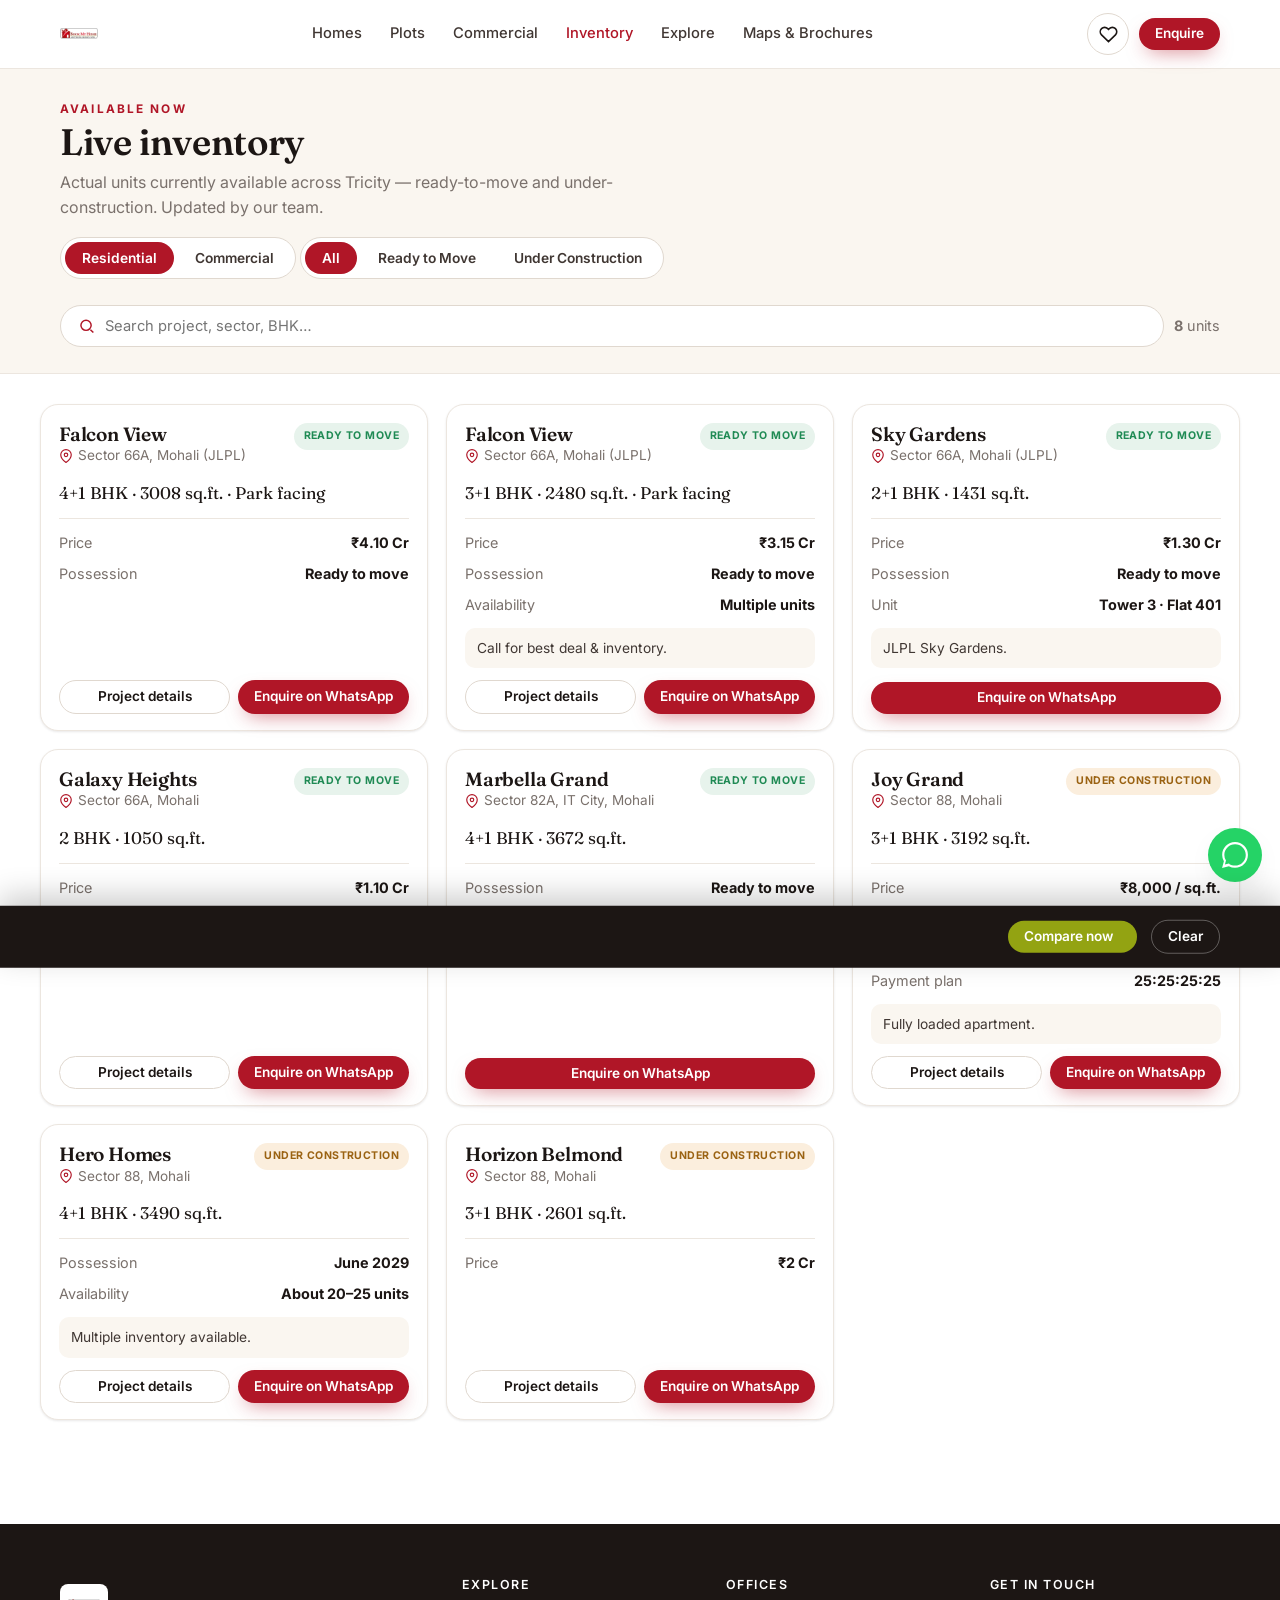
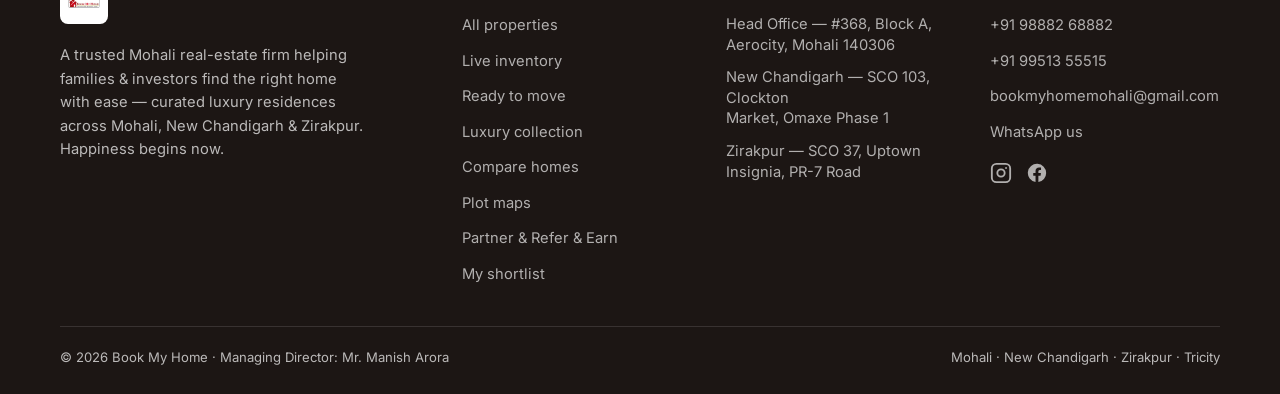
<file: inventory.html>
<!DOCTYPE html>
<html lang="en">
<head>
<meta charset="UTF-8">
<meta name="viewport" content="width=device-width, initial-scale=1, viewport-fit=cover">
<title>Live Inventory — available units · Book My Home</title>
<meta name="description" content="Live available units across Tricity — ready-to-move and under-construction apartments with size, facing, price and possession.">
<link rel="preconnect" href="https://fonts.googleapis.com">
<link rel="preconnect" href="https://fonts.gstatic.com" crossorigin>
<link href="https://fonts.googleapis.com/css2?family=Fraunces:ital,opsz,wght@0,9..144,400;0,9..144,500;0,9..144,600;1,9..144,500&family=Inter:wght@400;500;600;700&display=swap" rel="stylesheet">
<link rel="stylesheet" href="assets/css/styles.css">
<link rel="icon" type="image/png" sizes="48x48" href="assets/img/favicon.png">
<link rel="icon" type="image/png" sizes="192x192" href="assets/img/icon-192.png">
<link rel="apple-touch-icon" href="assets/img/apple-touch-icon.png">
<link rel="manifest" href="site.webmanifest">
<meta name="theme-color" content="#b01627">
</head>
<body>
<div id="hdr"></div>

<section class="listing-top">
  <div class="wrap">
    <span class="eyebrow">Available now</span>
    <h1>Live inventory</h1>
    <p style="color:var(--muted);margin-top:8px;max-width:62ch">Actual units currently available across Tricity — ready-to-move and under-construction. Updated by our team. <span id="liveTag"></span></p>
    <div class="cat-toggle" id="invType" style="margin-bottom:10px">
      <button data-ty="residential" class="active">Residential</button>
      <button data-ty="commercial">Commercial</button>
    </div>
    <div class="cat-toggle" id="invTabs">
      <button data-st="" class="active">All</button>
      <button data-st="ready">Ready to Move</button>
      <button data-st="under-construction">Under Construction</button>
    </div>
    <div class="toolbar" style="margin-top:16px">
      <div class="search">
        <svg width="18" height="18" viewBox="0 0 24 24" fill="none" stroke="currentColor" stroke-width="2" style="color:var(--brand)"><circle cx="11" cy="11" r="7"/><path d="m21 21-4-4"/></svg>
        <input id="invSearch" type="search" placeholder="Search project, sector, BHK…">
      </div>
      <span class="count" style="font-size:.9rem;color:var(--muted)"><b id="invCount">0</b> units</span>
    </div>
  </div>
</section>

<div class="wrap section" style="padding-top:30px">
  <div class="inv-grid-wrap" id="invGrid"></div>
  <div class="empty hide" id="invEmpty">
    <svg width="46" height="46" viewBox="0 0 24 24" fill="none" stroke="currentColor" stroke-width="1.5"><path d="M3 21h18M5 21V7l8-4v18M19 21V11l-6-4"/></svg>
    <h3>No matching units right now</h3><p>Tell us what you're after and we'll source it.</p>
    <a class="btn btn-primary btn-sm" href="https://wa.me/919888268882?text=Hi%20Book%20My%20Home%2C%20I'm%20looking%20for%20a%20specific%20unit" target="_blank" rel="noopener" style="margin-top:14px">Tell us your requirement</a>
  </div>
</div>

<footer class="footer" id="footer"></footer>
<div class="fab">
  <a class="wa" href="https://wa.me/919888268882" target="_blank" rel="noopener" aria-label="WhatsApp"><svg width="26" height="26" viewBox="0 0 24 24" fill="currentColor"><path d="M.057 24l1.687-6.163a11.867 11.867 0 01-1.587-5.946C.16 5.335 5.495 0 12.05 0a11.82 11.82 0 018.413 3.488 11.82 11.82 0 013.48 8.414c-.003 6.557-5.338 11.892-11.893 11.892a11.9 11.9 0 01-5.688-1.448L.057 24zm6.597-3.807c1.676.995 3.276 1.591 5.392 1.592 5.448 0 9.886-4.434 9.889-9.885.002-5.462-4.415-9.89-9.881-9.892-5.452 0-9.887 4.434-9.889 9.884a9.86 9.86 0 001.51 5.26l-.999 3.648 3.743-.927.235.085z"/></svg></a>
  <button class="top" id="toTop" style="display:none" aria-label="Top"><svg width="22" height="22" viewBox="0 0 24 24" fill="none" stroke="currentColor" stroke-width="2"><path d="M12 19V5M5 12l7-7 7 7"/></svg></button>
</div>

<script src="assets/js/data.js"></script>
<script src="assets/js/app.js"></script>
<script src="assets/js/header.js"></script>
<script src="assets/js/footer.js"></script>
<script src="assets/js/inventory-config.js"></script>
<script src="assets/js/inventory-store.js"></script>
<script src="assets/js/inventory.js"></script>
</body>
</html>
</file>
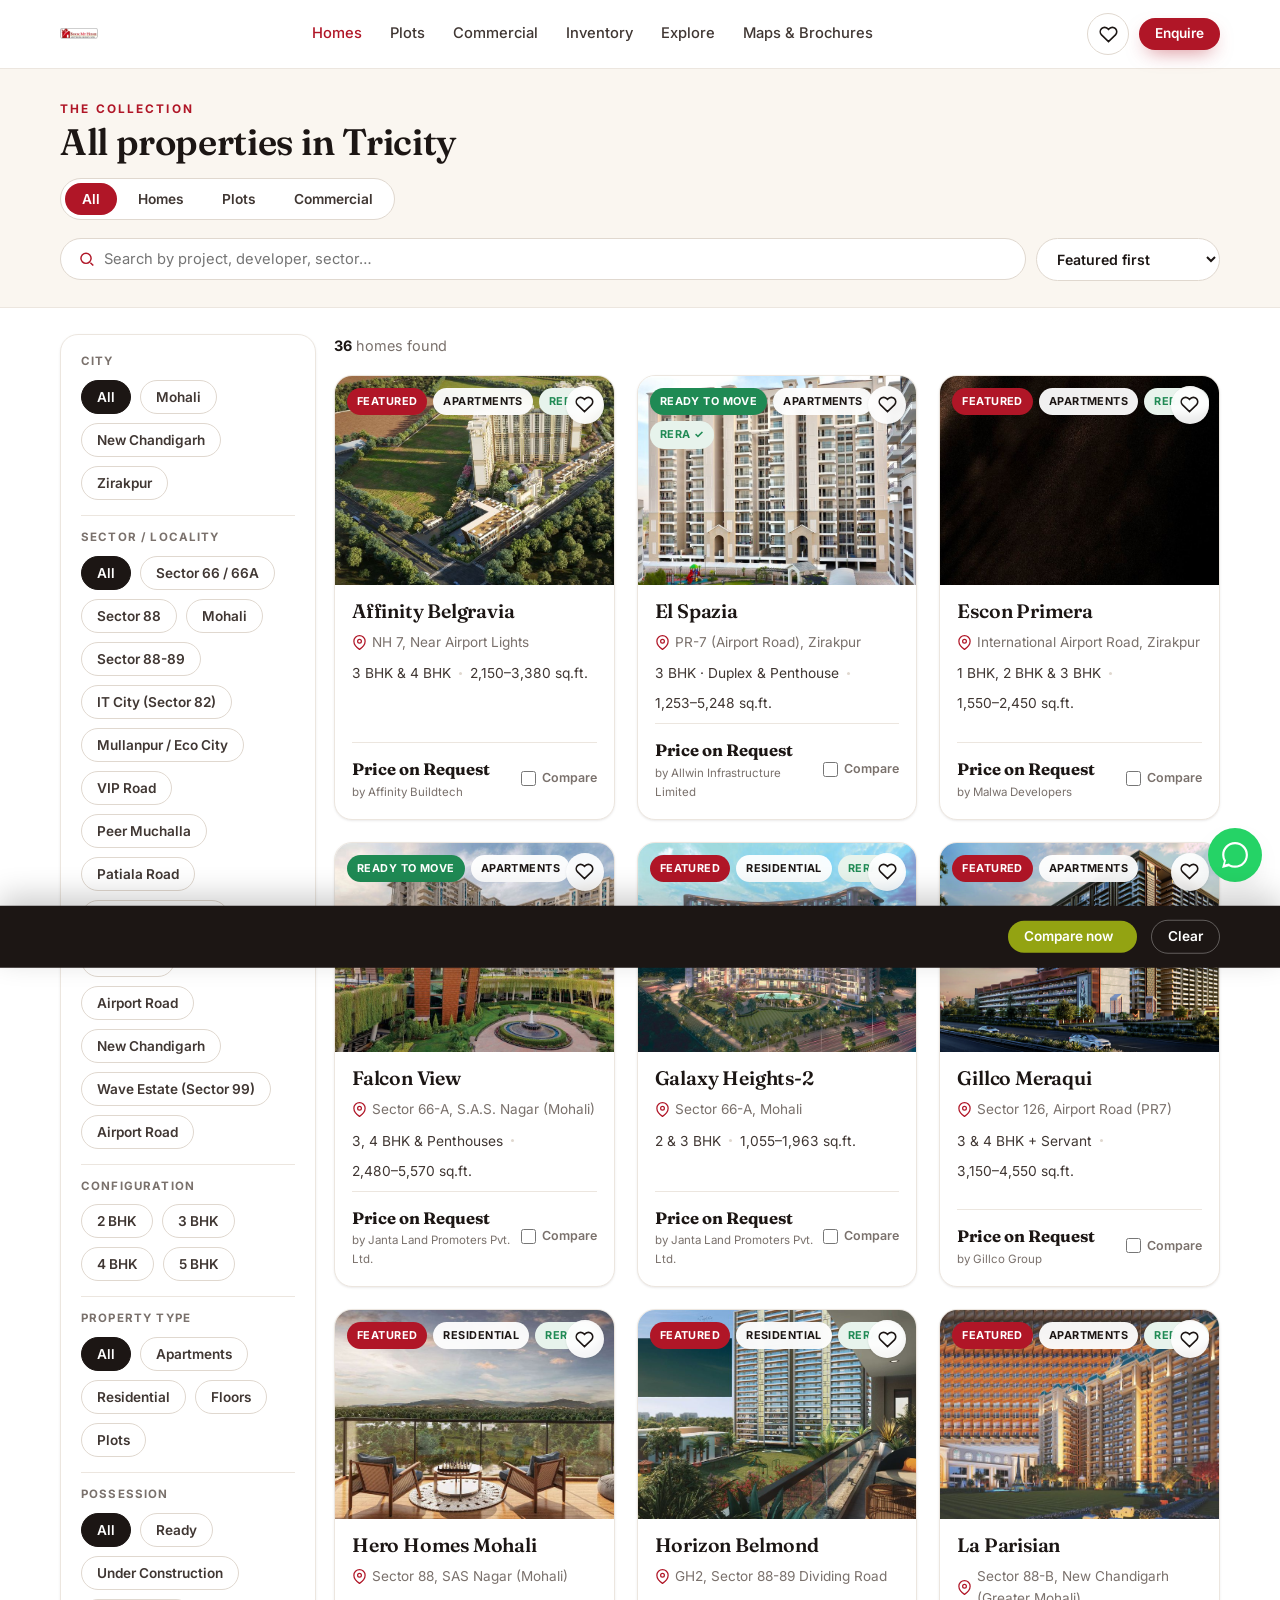
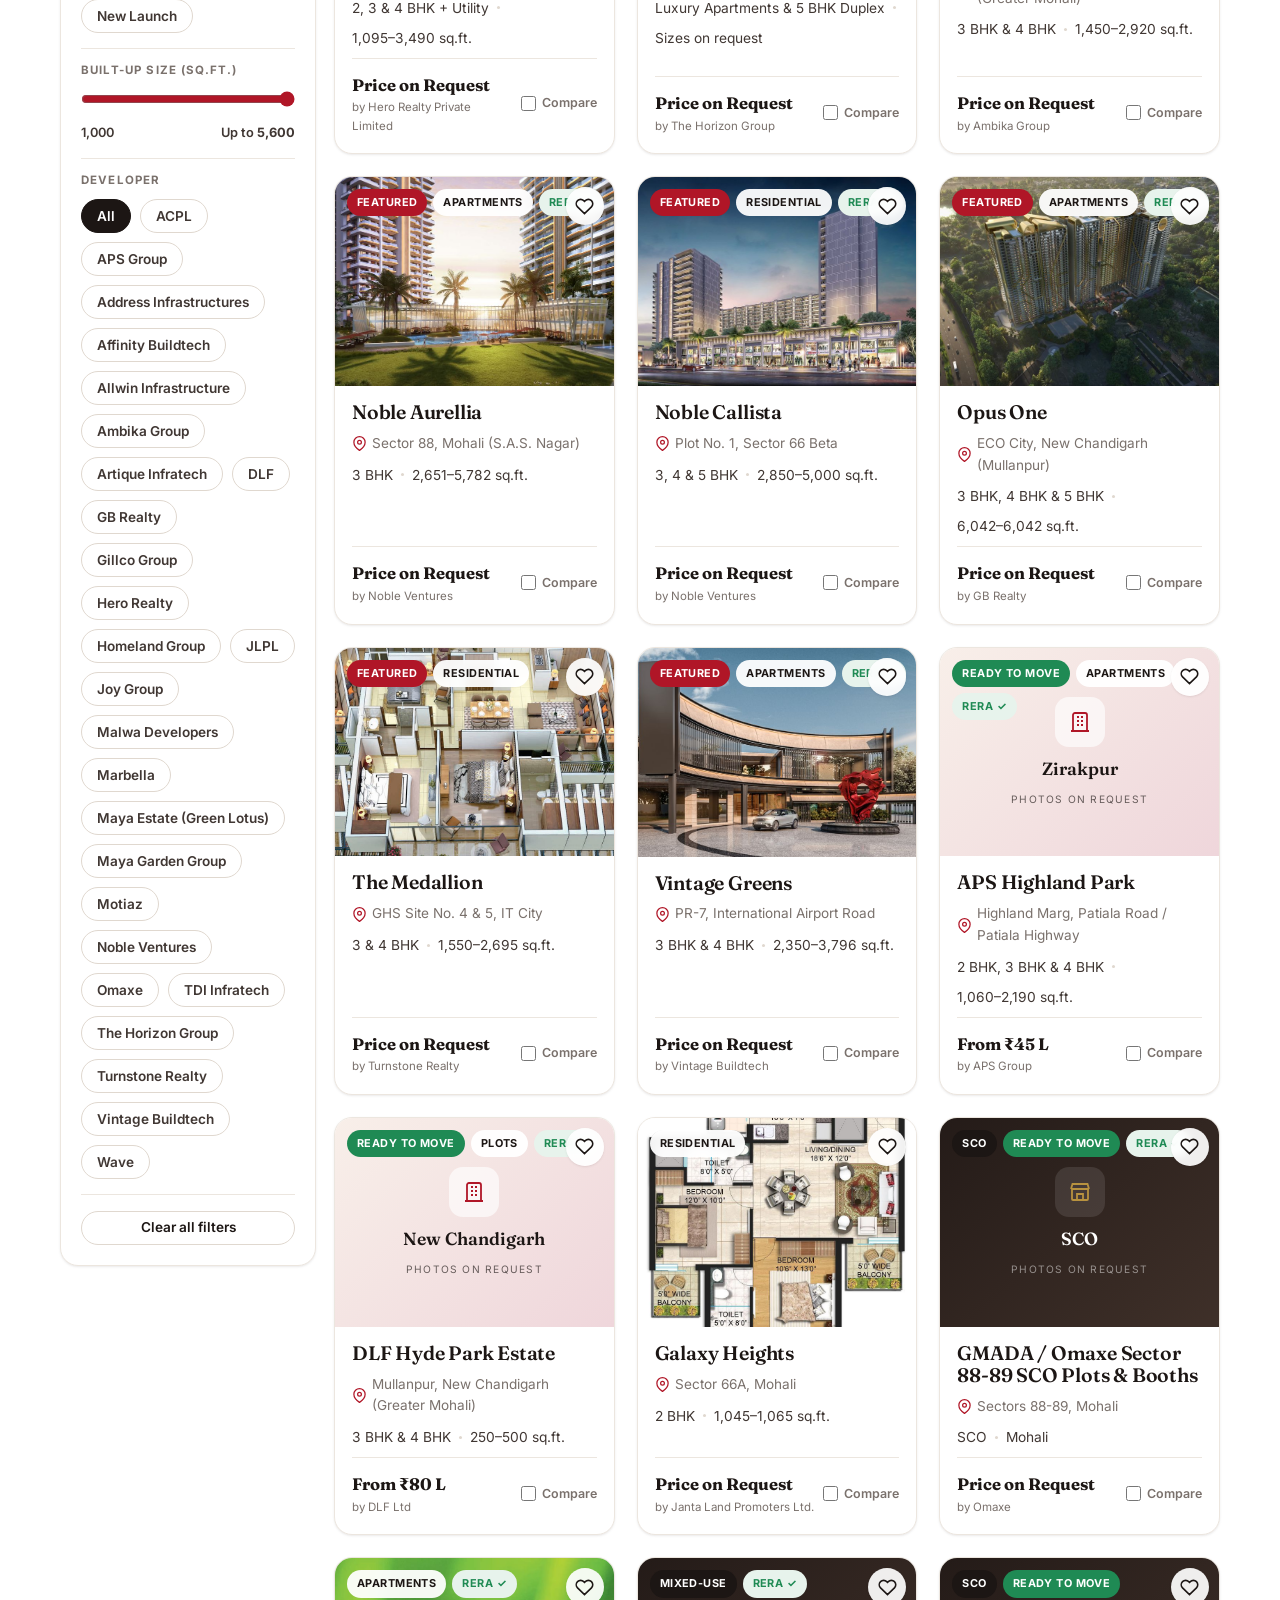
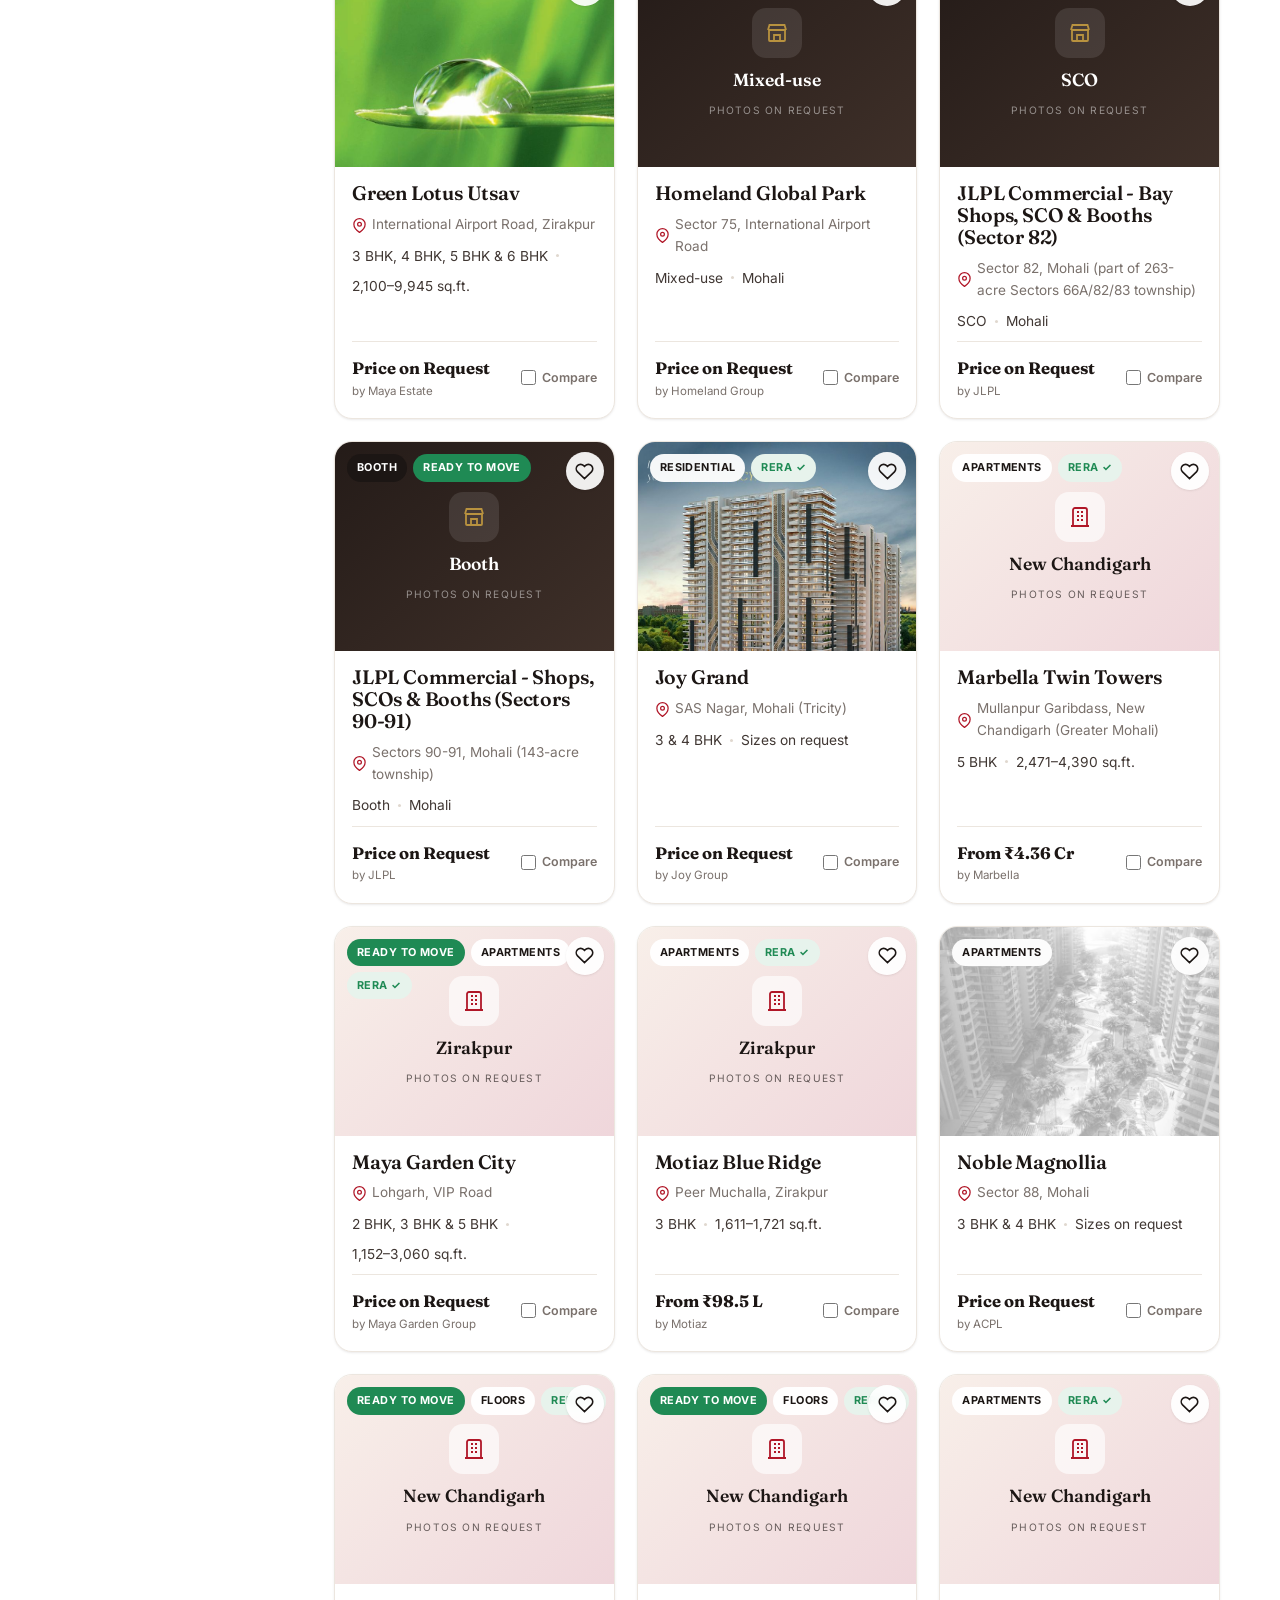
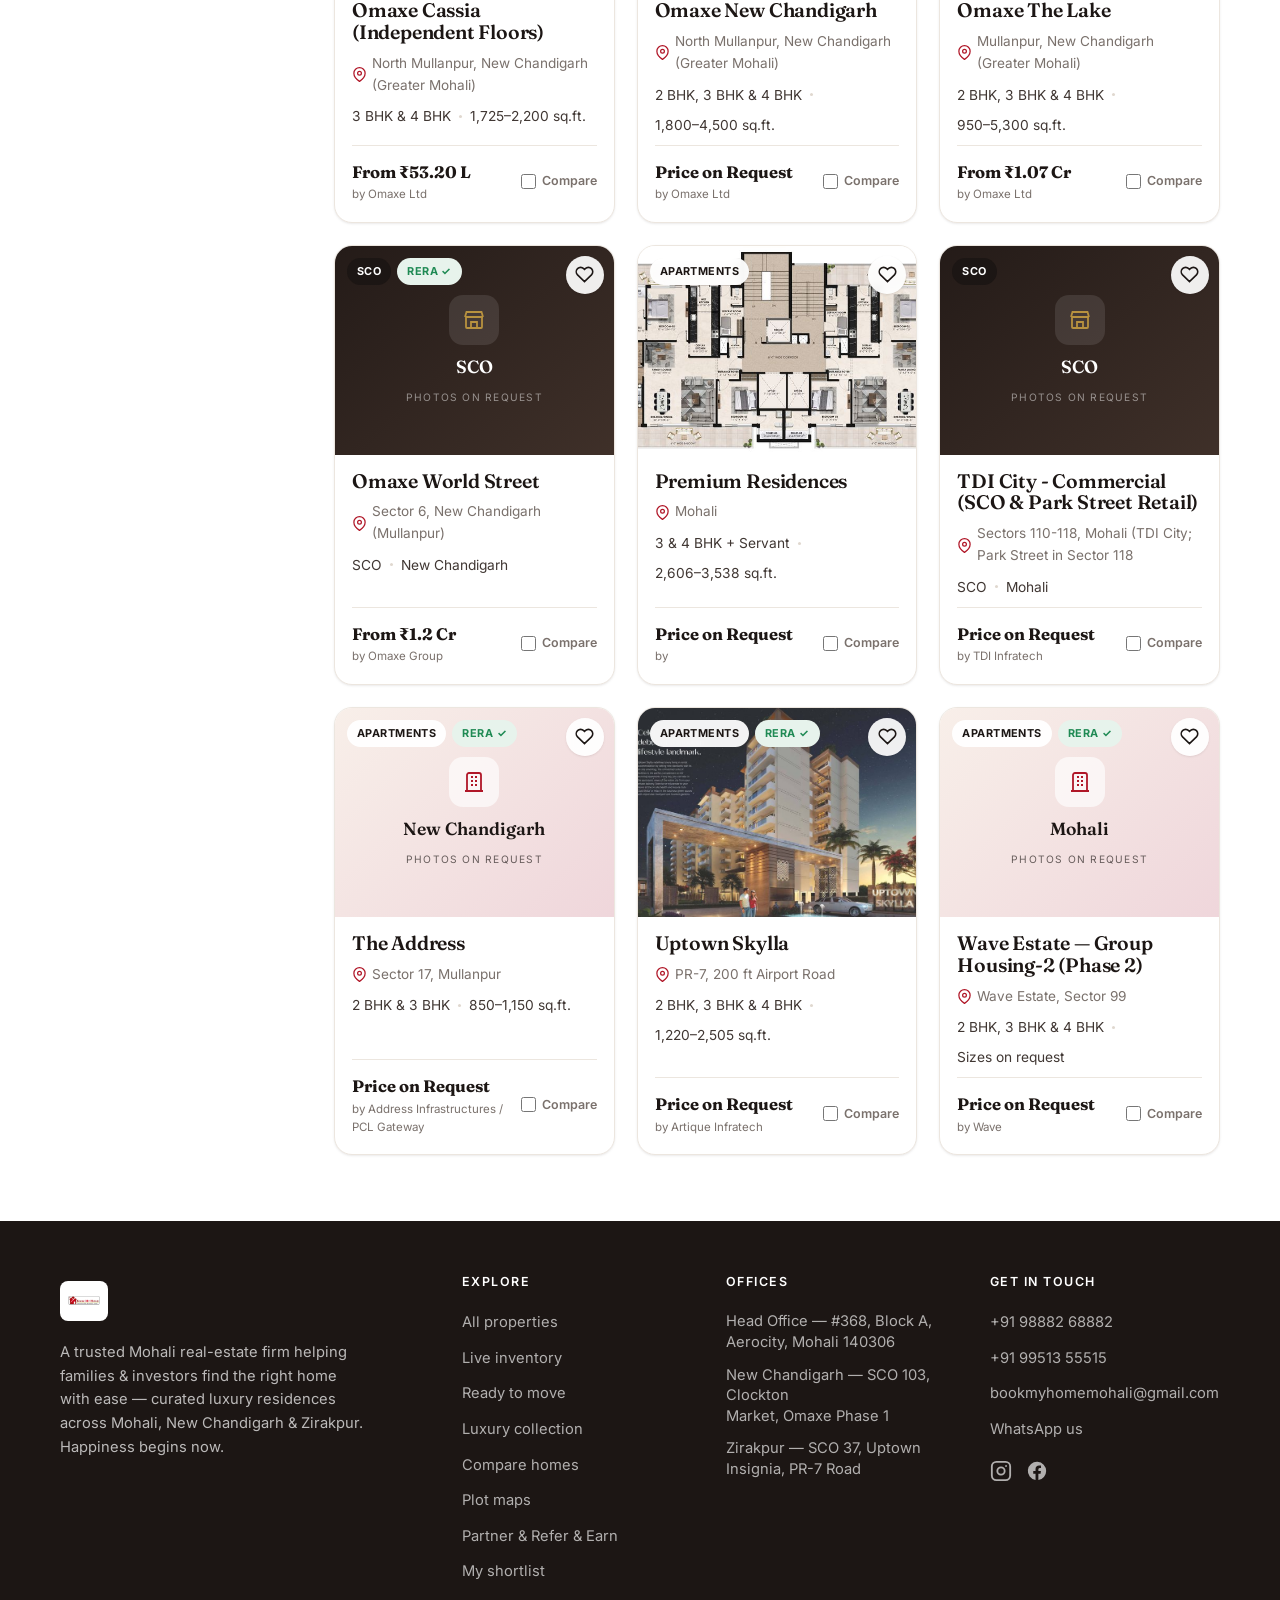
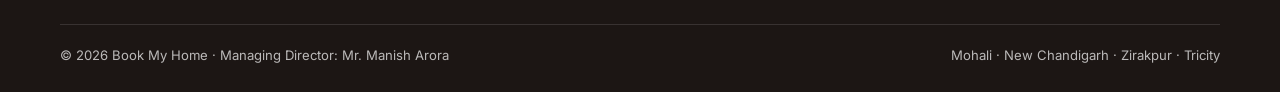
<file: listings.html>
<!DOCTYPE html>
<html lang="en">
<head>
<meta charset="UTF-8">
<meta name="viewport" content="width=device-width, initial-scale=1, viewport-fit=cover">
<title>All Properties — Book My Home · Tricity</title>
<meta name="description" content="Browse RERA-verified homes & commercial across Mohali, New Chandigarh & Zirakpur. Filter by configuration, size, locality & developer.">
<link rel="preconnect" href="https://fonts.googleapis.com">
<link rel="preconnect" href="https://fonts.gstatic.com" crossorigin>
<link href="https://fonts.googleapis.com/css2?family=Fraunces:ital,opsz,wght@0,9..144,400;0,9..144,500;0,9..144,600;1,9..144,500&family=Inter:wght@400;500;600;700&display=swap" rel="stylesheet">
<link rel="stylesheet" href="assets/css/styles.css">
<link rel="icon" type="image/png" sizes="48x48" href="assets/img/favicon.png">
<link rel="icon" type="image/png" sizes="192x192" href="assets/img/icon-192.png">
<link rel="apple-touch-icon" href="assets/img/apple-touch-icon.png">
<link rel="manifest" href="site.webmanifest">
<meta name="theme-color" content="#b01627">
</head>
<body>

<div id="hdr"></div>

<!-- top -->
<section class="listing-top">
  <div class="wrap">
    <span class="eyebrow">The collection</span>
    <h1 id="listTitle">All properties in Tricity</h1>
    <div class="cat-toggle" id="catToggle">
      <button data-cat="">All</button>
      <button data-cat="Residential">Homes</button>
      <button data-cat="Plots">Plots</button>
      <button data-cat="Commercial">Commercial</button>
    </div>
    <div class="toolbar">
      <div class="search">
        <svg width="18" height="18" viewBox="0 0 24 24" fill="none" stroke="currentColor" stroke-width="2" style="color:var(--brand)"><circle cx="11" cy="11" r="7"/><path d="m21 21-4-4"/></svg>
        <input id="searchInput" type="search" placeholder="Search by project, developer, sector…">
      </div>
      <button class="btn btn-ghost btn-sm mob-filter-btn" id="mobFilterBtn">
        <svg width="16" height="16" viewBox="0 0 24 24" fill="none" stroke="currentColor" stroke-width="2"><path d="M4 6h16M7 12h10M10 18h4"/></svg> Filters
      </button>
      <select id="sortSelect">
        <option value="featured">Featured first</option>
        <option value="size-asc">Size: small → large</option>
        <option value="size-desc">Size: large → small</option>
        <option value="name">Name A–Z</option>
      </select>
    </div>
  </div>
</section>

<div class="wrap">
  <div class="filters">
    <!-- FILTER PANEL -->
    <aside class="filter-panel" id="filterPanel">
      <div class="fbox">
        <div class="fgroup">
          <h4>City</h4>
          <div class="chips" id="fCity"></div>
        </div>
        <div class="fgroup">
          <h4>Sector / locality</h4>
          <div class="chips" id="fLocality"></div>
        </div>
        <div class="fgroup" id="gBhk">
          <h4>Configuration</h4>
          <div class="chips" id="fBhk"></div>
        </div>
        <div class="fgroup hide" id="gCtype">
          <h4>Commercial type</h4>
          <div class="chips" id="fCtype"></div>
        </div>
        <div class="fgroup" id="gType">
          <h4>Property type</h4>
          <div class="chips" id="fType"></div>
        </div>
        <div class="fgroup">
          <h4>Possession</h4>
          <div class="chips" id="fStatus"></div>
        </div>
        <div class="fgroup">
          <h4>Built-up size (sq.ft.)</h4>
          <input type="range" id="fSize" min="1000" max="5600" step="100" value="5600">
          <div class="range-vals"><span>1,000</span><span>Up to <b id="fSizeVal">5,600</b></span></div>
        </div>
        <div class="fgroup">
          <h4>Developer</h4>
          <div class="chips" id="fDev"></div>
        </div>
        <button class="btn btn-ghost btn-sm btn-block" id="clearFilters" style="margin-top:16px">Clear all filters</button>
      </div>
    </aside>

    <!-- RESULTS -->
    <main class="results">
      <div class="results-head">
        <div class="count"><b id="resCount">0</b> homes found</div>
      </div>
      <div id="plotsBanner" class="hide" style="display:flex;gap:12px;align-items:center;justify-content:space-between;flex-wrap:wrap;background:var(--cream);border:1px solid var(--line);border-radius:var(--radius-sm);padding:14px 16px;margin-bottom:18px">
        <span style="font-size:.9rem;color:var(--ink-2)"><b>Looking for a plot?</b> Most plot inventory lives on the GMADA &amp; developer sector maps.</span>
        <a href="maps.html" class="btn btn-dark btn-sm">View plot maps →</a>
      </div>
      <div id="relaxNote" class="hide" style="display:flex;gap:10px;align-items:flex-start;background:var(--brand-soft);border:1px solid #f3d4d8;border-radius:var(--radius-sm);padding:12px 15px;margin-bottom:18px;font-size:.88rem;color:var(--ink-2)">
        <svg width="18" height="18" viewBox="0 0 24 24" fill="none" stroke="var(--brand)" stroke-width="2" style="flex-shrink:0;margin-top:1px"><circle cx="12" cy="12" r="9"/><path d="M12 8v5M12 16h.01"/></svg>
        <span>No homes match that exact combination yet — here are the <b>closest matches</b>. Tell us what you need and an advisor will source it: <a href="index.html#contact" style="color:var(--brand);font-weight:600">request a callback</a>.</span>
      </div>
      <div class="grid cards" id="resGrid"></div>
      <div class="empty hide" id="emptyState">
        <svg width="46" height="46" viewBox="0 0 24 24" fill="none" stroke="currentColor" stroke-width="1.5"><circle cx="11" cy="11" r="7"/><path d="m21 21-4-4"/></svg>
        <h3>No homes match those filters</h3>
        <p>Try widening your search or clearing filters.</p>
        <button class="btn btn-primary btn-sm" id="clearFilters2" style="margin-top:14px">Clear filters</button>
      </div>
    </main>
  </div>
</div>

<!-- mobile filter sheet uses same panel; toggled via .show -->

<footer class="footer" id="footer"></footer>

<div class="fab">
  <a class="wa" href="https://wa.me/919888268882" target="_blank" rel="noopener" aria-label="WhatsApp">
    <svg width="26" height="26" viewBox="0 0 24 24" fill="currentColor"><path d="M.057 24l1.687-6.163a11.867 11.867 0 01-1.587-5.946C.16 5.335 5.495 0 12.05 0a11.82 11.82 0 018.413 3.488 11.82 11.82 0 013.48 8.414c-.003 6.557-5.338 11.892-11.893 11.892a11.9 11.9 0 01-5.688-1.448L.057 24zm6.597-3.807c1.676.995 3.276 1.591 5.392 1.592 5.448 0 9.886-4.434 9.889-9.885.002-5.462-4.415-9.89-9.881-9.892-5.452 0-9.887 4.434-9.889 9.884a9.86 9.86 0 001.51 5.26l-.999 3.648 3.743-.927.235.085z"/></svg>
  </a>
  <button class="top" id="toTop" style="display:none" aria-label="Top"><svg width="22" height="22" viewBox="0 0 24 24" fill="none" stroke="currentColor" stroke-width="2"><path d="M12 19V5M5 12l7-7 7 7"/></svg></button>
</div>

<script src="assets/js/data.js"></script>
<script src="assets/js/app.js"></script>
<script src="assets/js/header.js"></script>
<script src="assets/js/footer.js"></script>
<script src="assets/js/listings.js"></script>
</body>
</html>
</file>
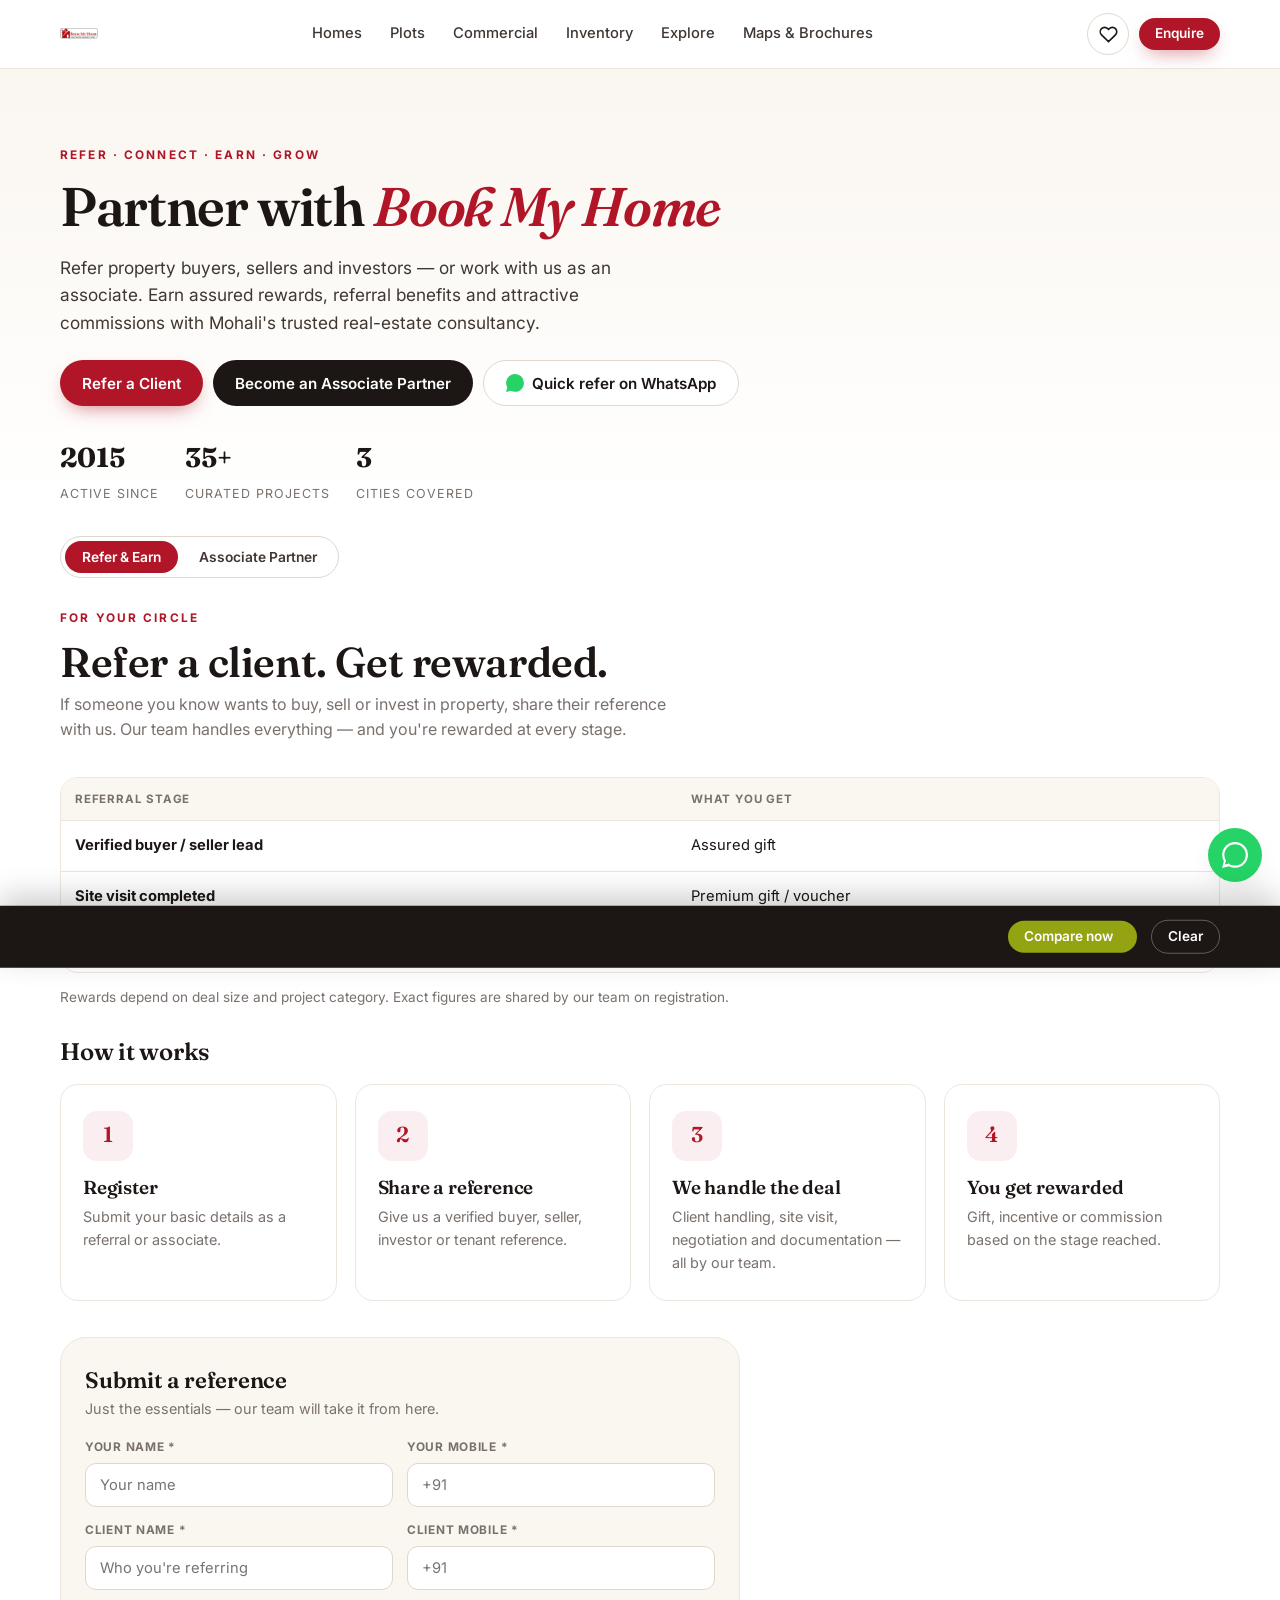
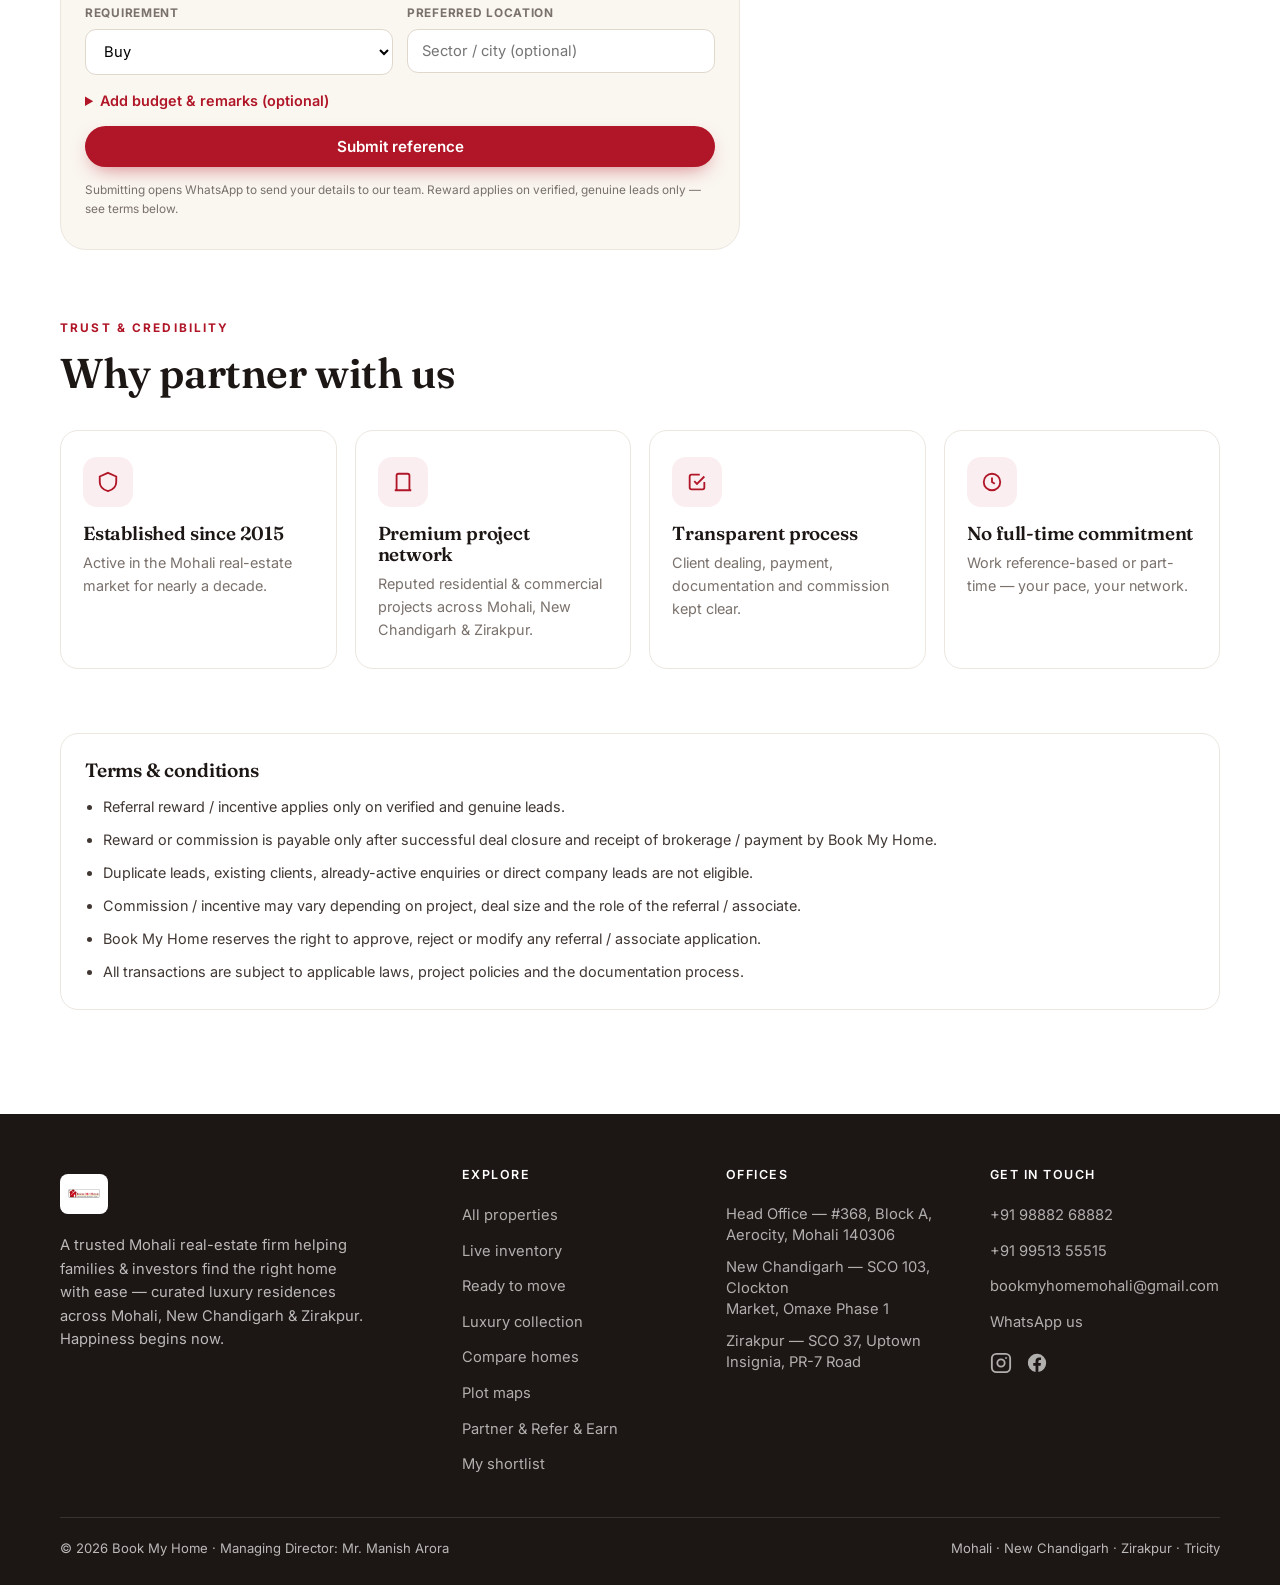
<file: partner.html>
<!DOCTYPE html>
<html lang="en">
<head>
<meta charset="UTF-8">
<meta name="viewport" content="width=device-width, initial-scale=1, viewport-fit=cover">
<title>Partner With Book My Home — Refer &amp; Earn / Associate Program</title>
<meta name="description" content="Refer property buyers, sellers & investors, or join as an associate partner. Earn assured rewards, referral benefits and attractive commissions with Mohali's trusted real estate consultancy.">
<link rel="preconnect" href="https://fonts.googleapis.com">
<link rel="preconnect" href="https://fonts.gstatic.com" crossorigin>
<link href="https://fonts.googleapis.com/css2?family=Fraunces:ital,opsz,wght@0,9..144,400;0,9..144,500;0,9..144,600;1,9..144,500&family=Inter:wght@400;500;600;700&display=swap" rel="stylesheet">
<link rel="stylesheet" href="assets/css/styles.css">
<link rel="icon" type="image/png" sizes="48x48" href="assets/img/favicon.png">
<link rel="icon" type="image/png" sizes="192x192" href="assets/img/icon-192.png">
<link rel="apple-touch-icon" href="assets/img/apple-touch-icon.png">
<link rel="manifest" href="site.webmanifest">
<meta name="theme-color" content="#b01627">
</head>
<body>
<div id="hdr"></div>

<!-- HERO -->
<section class="hero" style="padding-bottom:0">
  <div class="wrap">
    <div style="max-width:680px">
      <span class="eyebrow">Refer · Connect · Earn · Grow</span>
      <h1 style="font-size:clamp(2rem,6vw,3.4rem);margin:10px 0 0">Partner with <em style="color:var(--brand);font-style:italic">Book My Home</em></h1>
      <p class="lede" style="max-width:54ch">Refer property buyers, sellers and investors — or work with us as an associate. Earn assured rewards, referral benefits and attractive commissions with Mohali's trusted real-estate consultancy.</p>
      <div style="display:flex;gap:10px;flex-wrap:wrap;margin-top:24px">
        <button class="btn btn-primary" data-tab="refer">Refer a Client</button>
        <button class="btn btn-dark" data-tab="associate">Become an Associate Partner</button>
        <a class="btn btn-ghost" href="https://wa.me/919888268882?text=Hi%20Book%20My%20Home%2C%20I%20want%20to%20refer%20a%20client%20%2F%20become%20a%20partner" target="_blank" rel="noopener">
          <svg width="18" height="18" viewBox="0 0 24 24" fill="#25d366"><path d="M.057 24l1.687-6.163a11.867 11.867 0 01-1.587-5.946C.16 5.335 5.495 0 12.05 0a11.82 11.82 0 018.413 3.488 11.82 11.82 0 013.48 8.414c-.003 6.557-5.338 11.892-11.893 11.892a11.9 11.9 0 01-5.688-1.448L.057 24z"/></svg> Quick refer on WhatsApp</a>
      </div>
      <div class="hero-stats" style="margin-top:30px">
        <div class="s"><b>2015</b><span>Active since</span></div>
        <div class="s"><b>35+</b><span>Curated projects</span></div>
        <div class="s"><b>3</b><span>Cities covered</span></div>
      </div>
    </div>
  </div>
</section>

<!-- TABS -->
<div class="wrap" style="padding:30px 20px 0">
  <div class="cat-toggle" id="tabToggle" style="margin-top:0">
    <button data-tab="refer" class="active">Refer &amp; Earn</button>
    <button data-tab="associate">Associate Partner</button>
  </div>
</div>

<!-- REFER PANEL -->
<section class="section" id="panel-refer" style="padding-top:26px">
  <div class="wrap">
    <div class="section-head"><span class="eyebrow">For your circle</span><h2>Refer a client. Get rewarded.</h2>
      <p>If someone you know wants to buy, sell or invest in property, share their reference with us. Our team handles everything — and you're rewarded at every stage.</p></div>

    <div style="overflow-x:auto;border:1px solid var(--line);border-radius:var(--radius);margin-bottom:30px">
      <table class="cfg-table"><thead><tr><th>Referral stage</th><th>What you get</th></tr></thead>
      <tbody>
        <tr><td class="bhk">Verified buyer / seller lead</td><td>Assured gift</td></tr>
        <tr><td class="bhk">Site visit completed</td><td>Premium gift / voucher</td></tr>
        <tr><td class="bhk">Deal closed</td><td>Special referral reward</td></tr>
      </tbody></table>
    </div>
    <p style="font-size:.85rem;color:var(--muted);margin-top:-16px;margin-bottom:30px">Rewards depend on deal size and project category. Exact figures are shared by our team on registration.</p>

    <!-- how it works -->
    <div class="section-head" style="margin-bottom:18px"><h2 style="font-size:1.5rem">How it works</h2></div>
    <div class="vp-grid" style="margin-bottom:36px">
      <div class="vp"><div class="ic">1</div><h3>Register</h3><p>Submit your basic details as a referral or associate.</p></div>
      <div class="vp"><div class="ic">2</div><h3>Share a reference</h3><p>Give us a verified buyer, seller, investor or tenant reference.</p></div>
      <div class="vp"><div class="ic">3</div><h3>We handle the deal</h3><p>Client handling, site visit, negotiation and documentation — all by our team.</p></div>
      <div class="vp"><div class="ic">4</div><h3>You get rewarded</h3><p>Gift, incentive or commission based on the stage reached.</p></div>
    </div>

    <!-- referral form -->
    <div style="background:var(--cream);border:1px solid var(--line);border-radius:var(--radius-lg);padding:30px 24px;max-width:680px">
      <h2 style="font-size:1.4rem;margin-bottom:4px">Submit a reference</h2>
      <p style="color:var(--muted);font-size:.9rem;margin-bottom:18px">Just the essentials — our team will take it from here.</p>
      <form id="referForm" style="display:grid;gap:14px">
        <div style="display:grid;gap:14px;grid-template-columns:1fr 1fr">
          <div class="field-row"><label>Your name *</label><input name="name" required placeholder="Your name"></div>
          <div class="field-row"><label>Your mobile *</label><input name="phone" required inputmode="tel" placeholder="+91"></div>
        </div>
        <div style="display:grid;gap:14px;grid-template-columns:1fr 1fr">
          <div class="field-row"><label>Client name *</label><input name="client_name" required placeholder="Who you're referring"></div>
          <div class="field-row"><label>Client mobile *</label><input name="client_phone" required inputmode="tel" placeholder="+91"></div>
        </div>
        <div style="display:grid;gap:14px;grid-template-columns:1fr 1fr">
          <div class="field-row"><label>Requirement</label><select name="requirement"><option>Buy</option><option>Sell</option><option>Rent</option><option>Invest</option></select></div>
          <div class="field-row"><label>Preferred location</label><input name="location" placeholder="Sector / city (optional)"></div>
        </div>
        <details style="font-size:.9rem;color:var(--ink-2)"><summary style="cursor:pointer;font-weight:600;color:var(--brand)">Add budget &amp; remarks (optional)</summary>
          <div style="display:grid;gap:14px;margin-top:12px">
            <div class="field-row"><label>Budget</label><input name="budget" placeholder="e.g. ₹80L – ₹1.2 Cr"></div>
            <div class="field-row"><label>Remarks</label><textarea name="remarks" rows="2" placeholder="Anything we should know"></textarea></div>
          </div>
        </details>
        <button class="btn btn-primary btn-block" type="submit">Submit reference</button>
        <p style="font-size:.74rem;color:var(--muted)">Submitting opens WhatsApp to send your details to our team. Reward applies on verified, genuine leads only — see terms below.</p>
      </form>
    </div>
  </div>
</section>

<!-- ASSOCIATE PANEL -->
<section class="section hide" id="panel-associate" style="padding-top:26px">
  <div class="wrap">
    <div class="section-head"><span class="eyebrow">Part-time or full-time</span><h2>Become a Book My Home associate partner.</h2>
      <p>Explore a part-time or full-time earning opportunity in real estate. We provide project information, inventory support, pricing guidance and deal-closing support.</p></div>

    <div class="section-head" style="margin-bottom:18px"><h2 style="font-size:1.5rem">Who can join</h2></div>
    <div class="amen-grid" style="margin-bottom:36px">
      <div class="amen"><span class="ic"><svg width="18" height="18" viewBox="0 0 24 24" fill="none" stroke="currentColor" stroke-width="2"><path d="M20 6L9 17l-5-5"/></svg></span><span>Property dealers</span></div>
      <div class="amen"><span class="ic"><svg width="18" height="18" viewBox="0 0 24 24" fill="none" stroke="currentColor" stroke-width="2"><path d="M20 6L9 17l-5-5"/></svg></span><span>Part-time brokers</span></div>
      <div class="amen"><span class="ic"><svg width="18" height="18" viewBox="0 0 24 24" fill="none" stroke="currentColor" stroke-width="2"><path d="M20 6L9 17l-5-5"/></svg></span><span>Working professionals</span></div>
      <div class="amen"><span class="ic"><svg width="18" height="18" viewBox="0 0 24 24" fill="none" stroke="currentColor" stroke-width="2"><path d="M20 6L9 17l-5-5"/></svg></span><span>Investors</span></div>
      <div class="amen"><span class="ic"><svg width="18" height="18" viewBox="0 0 24 24" fill="none" stroke="currentColor" stroke-width="2"><path d="M20 6L9 17l-5-5"/></svg></span><span>Socially connected people</span></div>
      <div class="amen"><span class="ic"><svg width="18" height="18" viewBox="0 0 24 24" fill="none" stroke="currentColor" stroke-width="2"><path d="M20 6L9 17l-5-5"/></svg></span><span>RWA &amp; community contacts</span></div>
      <div class="amen"><span class="ic"><svg width="18" height="18" viewBox="0 0 24 24" fill="none" stroke="currentColor" stroke-width="2"><path d="M20 6L9 17l-5-5"/></svg></span><span>NRI reference providers</span></div>
      <div class="amen"><span class="ic"><svg width="18" height="18" viewBox="0 0 24 24" fill="none" stroke="currentColor" stroke-width="2"><path d="M20 6L9 17l-5-5"/></svg></span><span>Business owners</span></div>
    </div>

    <!-- associate form -->
    <div style="background:var(--cream);border:1px solid var(--line);border-radius:var(--radius-lg);padding:30px 24px;max-width:680px">
      <h2 style="font-size:1.4rem;margin-bottom:4px">Apply as an associate partner</h2>
      <p style="color:var(--muted);font-size:.9rem;margin-bottom:18px">We'll connect with you to explain the earning model.</p>
      <form id="associateForm" style="display:grid;gap:14px">
        <div style="display:grid;gap:14px;grid-template-columns:1fr 1fr">
          <div class="field-row"><label>Name *</label><input name="name" required placeholder="Your name"></div>
          <div class="field-row"><label>Mobile *</label><input name="phone" required inputmode="tel" placeholder="+91"></div>
        </div>
        <div style="display:grid;gap:14px;grid-template-columns:1fr 1fr">
          <div class="field-row"><label>City</label><input name="city" placeholder="Mohali / Zirakpur…"></div>
          <div class="field-row"><label>Current profession</label><input name="profession" placeholder="What you do"></div>
        </div>
        <div style="display:grid;gap:14px;grid-template-columns:1fr 1fr">
          <div class="field-row"><label>Real-estate experience</label><select name="experience"><option>No</option><option>Yes</option></select></div>
          <div class="field-row"><label>Interested in</label><select name="interest"><option>Referral</option><option>Part-Time</option><option>Sub-Dealer</option><option>Full-Time Associate</option></select></div>
        </div>
        <div class="field-row"><label>Area of network</label><input name="network" placeholder="Where your contacts are (sector / city / community)"></div>
        <div class="field-row"><label>Message</label><textarea name="message" rows="2" placeholder="Tell us a little about yourself (optional)"></textarea></div>
        <button class="btn btn-primary btn-block" type="submit">Apply to partner</button>
        <p style="font-size:.74rem;color:var(--muted)">Submitting opens WhatsApp to send your application to our team.</p>
      </form>
    </div>
  </div>
</section>

<!-- WHY PARTNER -->
<section class="section" style="padding-top:0">
  <div class="wrap">
    <div class="section-head"><span class="eyebrow">Trust &amp; credibility</span><h2>Why partner with us</h2></div>
    <div class="vp-grid">
      <div class="vp"><div class="ic"><svg width="22" height="22" viewBox="0 0 24 24" fill="none" stroke="currentColor" stroke-width="2"><path d="M12 2l9 4v6c0 5-3.8 8.5-9 10-5.2-1.5-9-5-9-10V6z"/></svg></div><h3>Established since 2015</h3><p>Active in the Mohali real-estate market for nearly a decade.</p></div>
      <div class="vp"><div class="ic"><svg width="22" height="22" viewBox="0 0 24 24" fill="none" stroke="currentColor" stroke-width="2"><path d="M3 21h18M5 21V5a2 2 0 012-2h10a2 2 0 012 2v16"/></svg></div><h3>Premium project network</h3><p>Reputed residential &amp; commercial projects across Mohali, New Chandigarh &amp; Zirakpur.</p></div>
      <div class="vp"><div class="ic"><svg width="22" height="22" viewBox="0 0 24 24" fill="none" stroke="currentColor" stroke-width="2"><path d="M9 11l3 3 8-8"/><path d="M20 12v6a2 2 0 01-2 2H6a2 2 0 01-2-2V6a2 2 0 012-2h9"/></svg></div><h3>Transparent process</h3><p>Client dealing, payment, documentation and commission kept clear.</p></div>
      <div class="vp"><div class="ic"><svg width="22" height="22" viewBox="0 0 24 24" fill="none" stroke="currentColor" stroke-width="2"><circle cx="12" cy="12" r="9"/><path d="M12 7v5l3 2"/></svg></div><h3>No full-time commitment</h3><p>Work reference-based or part-time — your pace, your network.</p></div>
    </div>
  </div>
</section>

<!-- T&Cs -->
<section class="section" style="padding-top:0">
  <div class="wrap">
    <div style="background:#fff;border:1px solid var(--line);border-radius:var(--radius);padding:26px 24px">
      <h2 style="font-size:1.2rem;margin-bottom:14px">Terms &amp; conditions</h2>
      <ul style="display:grid;gap:10px;font-size:.9rem;color:var(--ink-2);list-style:disc;padding-left:18px">
        <li>Referral reward / incentive applies only on verified and genuine leads.</li>
        <li>Reward or commission is payable only after successful deal closure and receipt of brokerage / payment by Book My Home.</li>
        <li>Duplicate leads, existing clients, already-active enquiries or direct company leads are not eligible.</li>
        <li>Commission / incentive may vary depending on project, deal size and the role of the referral / associate.</li>
        <li>Book My Home reserves the right to approve, reject or modify any referral / associate application.</li>
        <li>All transactions are subject to applicable laws, project policies and the documentation process.</li>
      </ul>
    </div>
  </div>
</section>

<footer class="footer" id="footer"></footer>
<div class="fab">
  <a class="wa" href="https://wa.me/919888268882" target="_blank" rel="noopener" aria-label="WhatsApp"><svg width="26" height="26" viewBox="0 0 24 24" fill="currentColor"><path d="M.057 24l1.687-6.163a11.867 11.867 0 01-1.587-5.946C.16 5.335 5.495 0 12.05 0a11.82 11.82 0 018.413 3.488 11.82 11.82 0 013.48 8.414c-.003 6.557-5.338 11.892-11.893 11.892a11.9 11.9 0 01-5.688-1.448L.057 24zm6.597-3.807c1.676.995 3.276 1.591 5.392 1.592 5.448 0 9.886-4.434 9.889-9.885.002-5.462-4.415-9.89-9.881-9.892-5.452 0-9.887 4.434-9.889 9.884a9.86 9.86 0 001.51 5.26l-.999 3.648 3.743-.927.235.085z"/></svg></a>
  <button class="top" id="toTop" style="display:none" aria-label="Top"><svg width="22" height="22" viewBox="0 0 24 24" fill="none" stroke="currentColor" stroke-width="2"><path d="M12 19V5M5 12l7-7 7 7"/></svg></button>
</div>

<script src="assets/js/data.js"></script>
<script src="assets/js/app.js"></script>
<script src="assets/js/header.js"></script>
<script src="assets/js/footer.js"></script>
<script src="assets/js/partner.js"></script>
</body>
</html>
</file>
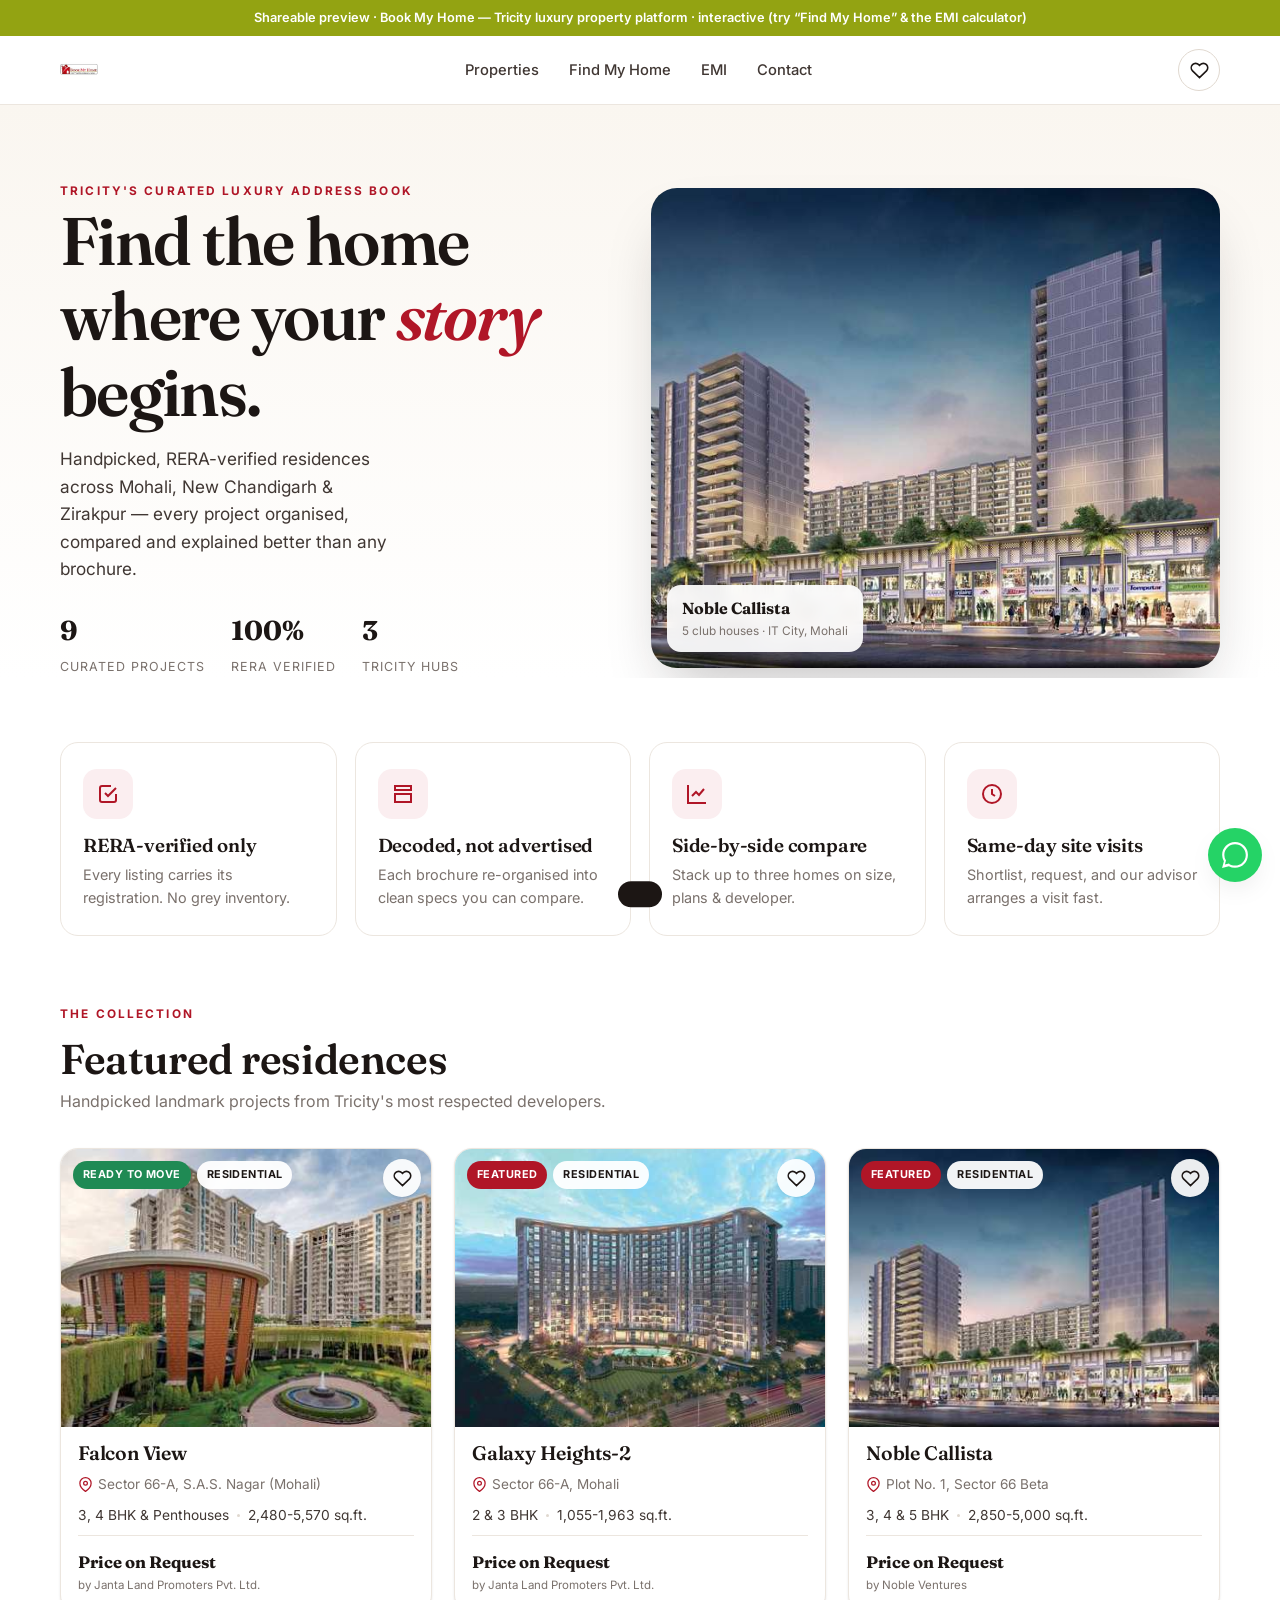
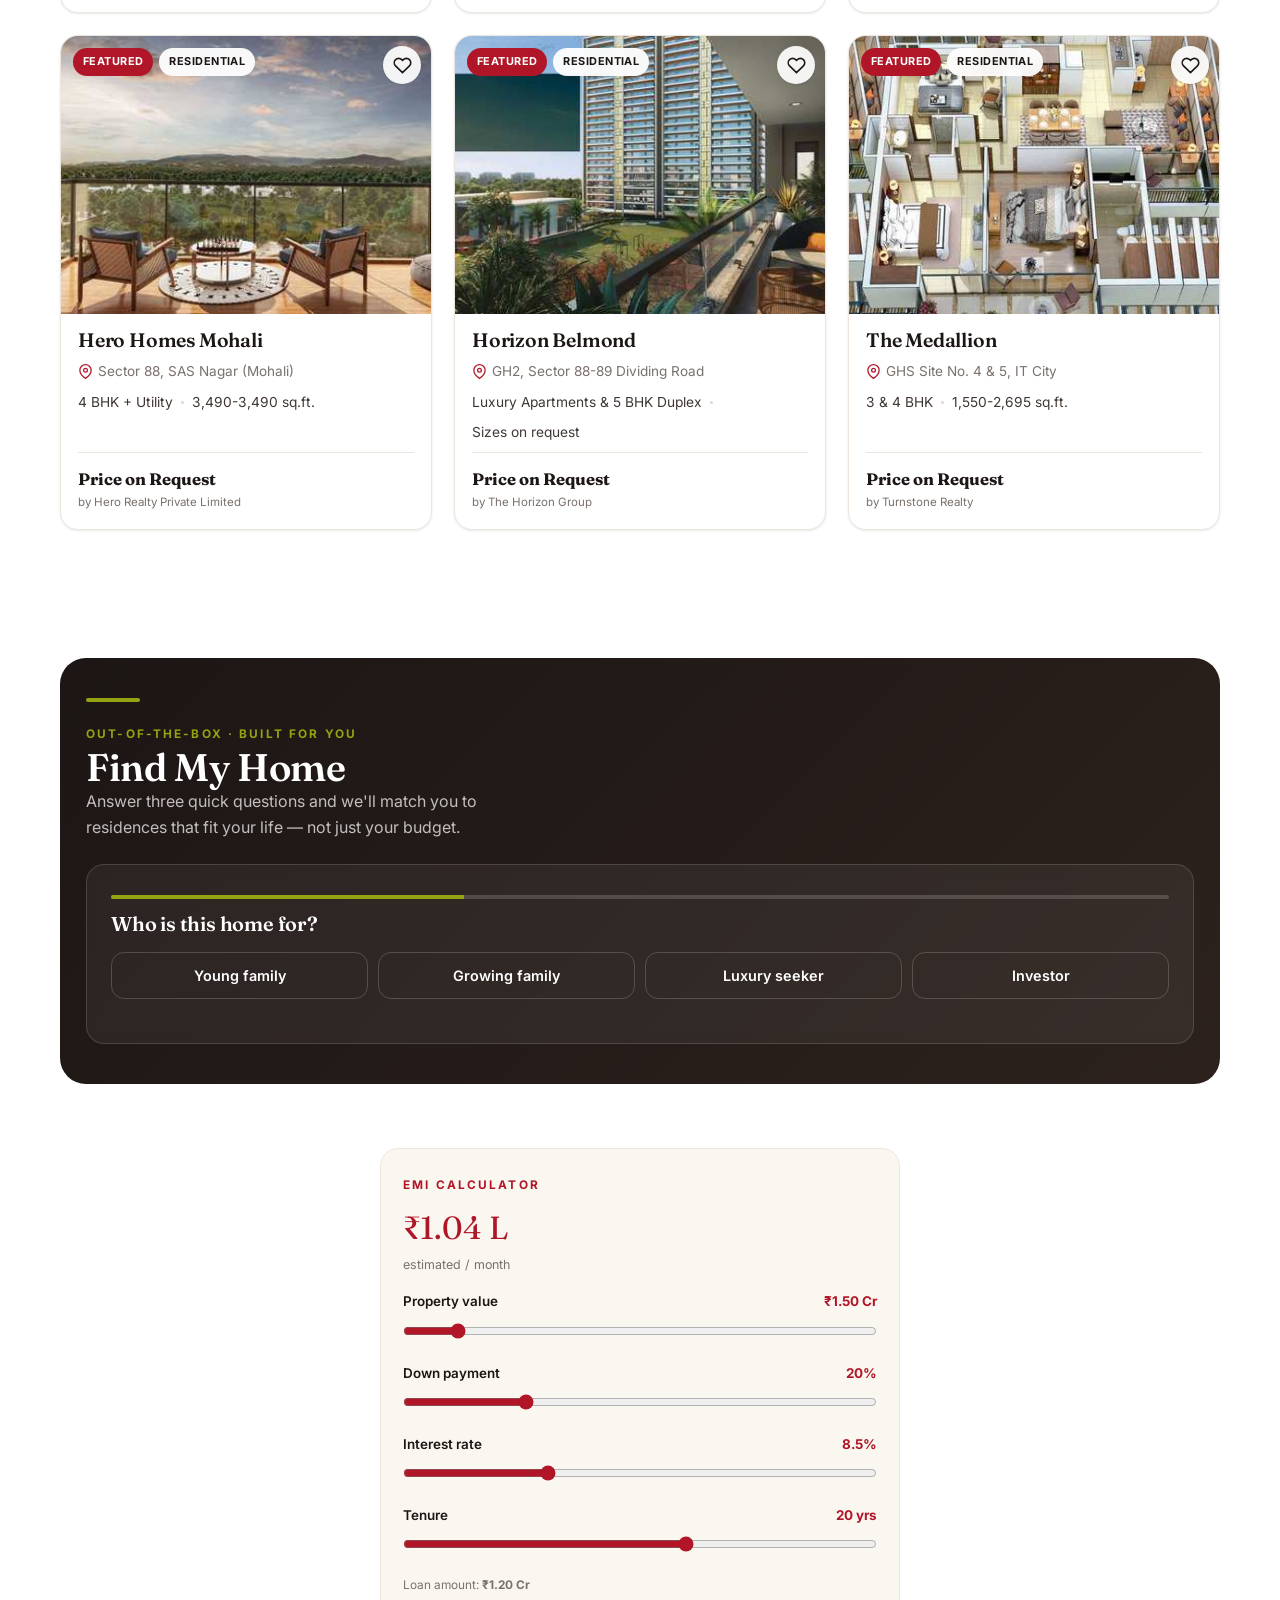
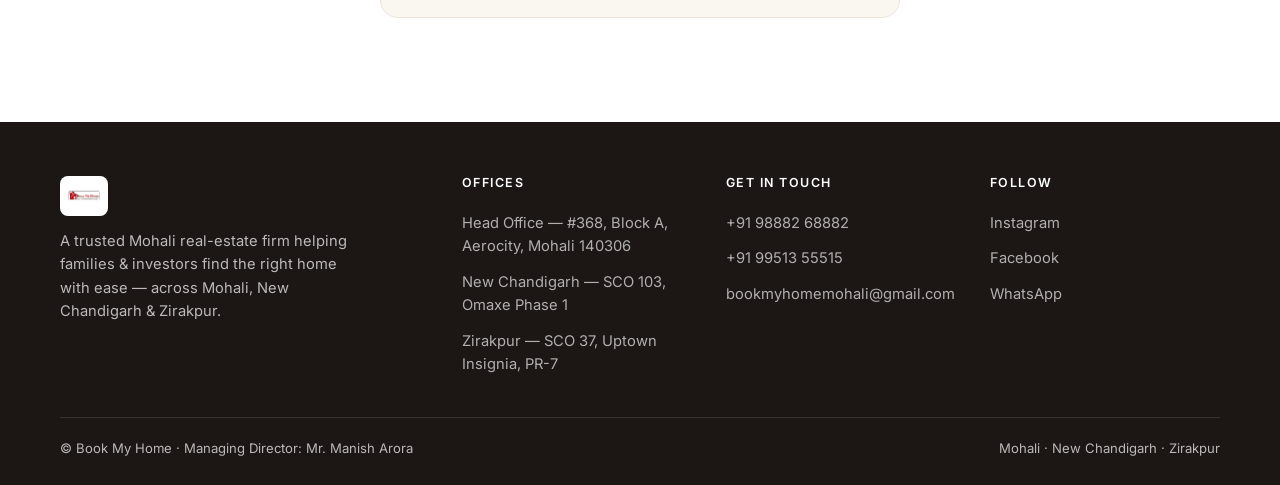
<file: share-preview.html>
<!DOCTYPE html><html lang="en"><head><meta charset="UTF-8"><meta name="viewport" content="width=device-width, initial-scale=1"><title>Book My Home - shareable preview</title><link href="https://fonts.googleapis.com/css2?family=Fraunces:ital,opsz,wght@0,9..144,400;0,9..144,500;0,9..144,600;1,9..144,500&family=Inter:wght@400;500;600;700&display=swap" rel="stylesheet"><style>/* ============================================================
   Book My Home — design system
   Tricity (Mohali · Chandigarh · Panchkula) luxury property platform
   Mobile-first. No framework, no build step.
   ============================================================ */

:root{
  /* brand (from logo) */
  --brand:#b01627;          /* deep red */
  --brand-dark:#7d0f1b;
  --brand-soft:#fbeef0;
  --accent:#93a312;         /* olive-lime accent line */
  --accent-dark:#76850c;
  --gold:#b8923f;

  --ink:#1c1614;
  --ink-2:#403733;
  --muted:#7a716c;
  --line:#ece6df;
  --line-2:#e0d8cf;
  --bg:#ffffff;
  --cream:#faf6f0;
  --cream-2:#f4ede3;
  --ok:#1f8a54;

  --radius:18px;
  --radius-sm:12px;
  --radius-lg:26px;
  --shadow-sm:0 1px 3px rgba(28,22,20,.06),0 1px 2px rgba(28,22,20,.04);
  --shadow:0 10px 30px -12px rgba(28,22,20,.18);
  --shadow-lg:0 30px 60px -20px rgba(28,22,20,.28);
  --maxw:1200px;

  --serif:"Fraunces","Playfair Display",Georgia,serif;
  --sans:"Inter",-apple-system,BlinkMacSystemFont,"Segoe UI",sans-serif;
}

*{box-sizing:border-box;margin:0;padding:0}
html{scroll-behavior:smooth;-webkit-text-size-adjust:100%}
body{
  font-family:var(--sans);color:var(--ink);background:var(--bg);
  line-height:1.6;font-size:16px;-webkit-font-smoothing:antialiased;
  overflow-x:hidden;
}
img{max-width:100%;display:block}
a{color:inherit;text-decoration:none}
button{font-family:inherit;cursor:pointer;border:none;background:none}
ul{list-style:none}
h1,h2,h3,h4{font-family:var(--serif);font-weight:600;line-height:1.12;letter-spacing:-.01em;color:var(--ink)}
.serif{font-family:var(--serif)}

.wrap{max-width:var(--maxw);margin:0 auto;padding:0 20px}
.eyebrow{font-size:.74rem;font-weight:700;letter-spacing:.18em;text-transform:uppercase;color:var(--brand)}
.eyebrow.muted{color:var(--muted)}
.section{padding:64px 0}
.section-head{max-width:640px;margin-bottom:34px}
.section-head h2{font-size:clamp(1.7rem,5vw,2.6rem);margin:10px 0 6px}
.section-head p{color:var(--muted)}
.center{text-align:center;margin-left:auto;margin-right:auto}

/* ---------- buttons ---------- */
.btn{
  display:inline-flex;align-items:center;gap:8px;justify-content:center;
  font-weight:600;font-size:.95rem;padding:13px 22px;border-radius:999px;
  transition:.2s ease;white-space:nowrap;line-height:1;
}
.btn-primary{background:var(--brand);color:#fff;box-shadow:0 8px 20px -8px rgba(176,22,39,.6)}
.btn-primary:hover{background:var(--brand-dark);transform:translateY(-1px)}
.btn-dark{background:var(--ink);color:#fff}
.btn-dark:hover{background:#000}
.btn-ghost{background:#fff;color:var(--ink);border:1.5px solid var(--line-2)}
.btn-ghost:hover{border-color:var(--ink);background:var(--cream)}
.btn-accent{background:var(--accent);color:#fff}
.btn-accent:hover{background:var(--accent-dark)}
.btn-sm{padding:9px 16px;font-size:.85rem}
.btn-block{display:flex;width:100%}

/* ---------- header ---------- */
.site-header{
  position:sticky;top:0;z-index:60;background:rgba(255,255,255,.86);
  backdrop-filter:saturate(160%) blur(14px);border-bottom:1px solid var(--line);
}
.nav{display:flex;align-items:center;justify-content:space-between;height:68px}
.brand{display:flex;align-items:center;gap:11px}
.brand img{height:38px;width:auto}
.brand .bk{font-family:var(--serif);font-weight:600;font-size:1.18rem;letter-spacing:-.01em;line-height:1}
.brand .bk b{color:var(--brand)}
.brand small{display:block;font-family:var(--sans);font-size:.56rem;letter-spacing:.22em;text-transform:uppercase;color:var(--muted);margin-top:3px}
.nav-links{display:none;gap:30px;align-items:center}
.nav-links a{font-size:.92rem;font-weight:500;color:var(--ink-2);position:relative}
.nav-links a:hover{color:var(--brand)}
.nav-actions{display:flex;align-items:center;gap:10px}
.icon-btn{position:relative;width:42px;height:42px;border-radius:50%;display:grid;place-items:center;border:1.5px solid var(--line-2);color:var(--ink);background:#fff;transition:.2s}
.icon-btn:hover{border-color:var(--brand);color:var(--brand)}
.icon-btn .badge{position:absolute;top:-5px;right:-5px;min-width:19px;height:19px;border-radius:10px;background:var(--brand);color:#fff;font-size:.66rem;font-weight:700;display:grid;place-items:center;padding:0 5px;font-family:var(--sans)}
.burger{display:grid;width:42px;height:42px;place-items:center;border:1.5px solid var(--line-2);border-radius:50%}
@media(min-width:900px){.nav-links{display:flex}.burger{display:none}}

/* mobile drawer */
.drawer{position:fixed;inset:0;z-index:80;visibility:hidden;pointer-events:none}
.drawer.open{visibility:visible;pointer-events:auto}
.drawer-bg{position:absolute;inset:0;background:rgba(20,14,12,.45);opacity:0;transition:.3s}
.drawer.open .drawer-bg{opacity:1}
.drawer-panel{position:absolute;top:0;right:0;height:100%;width:82%;max-width:340px;background:#fff;transform:translateX(100%);transition:.32s cubic-bezier(.4,0,.2,1);padding:26px 24px;display:flex;flex-direction:column;gap:6px}
.drawer.open .drawer-panel{transform:none}
.drawer-panel a{padding:15px 6px;font-size:1.05rem;font-weight:500;border-bottom:1px solid var(--line);display:flex;align-items:center;gap:12px}
.drawer-panel a:hover{color:var(--brand)}
.drawer-top{display:flex;justify-content:space-between;align-items:center;margin-bottom:18px}

/* ---------- hero ---------- */
.hero{position:relative;background:linear-gradient(180deg,var(--cream),#fff);padding:54px 0 0;overflow:hidden}
.hero-inner{display:grid;gap:34px}
.hero h1{font-size:clamp(2.3rem,8vw,4.2rem);letter-spacing:-.025em}
.hero h1 em{font-style:italic;color:var(--brand)}
.hero p.lede{font-size:1.08rem;color:var(--ink-2);max-width:30ch;margin-top:16px}
.hero-stats{display:flex;gap:26px;margin-top:26px;flex-wrap:wrap}
.hero-stats .s b{font-family:var(--serif);font-size:1.7rem;display:block;color:var(--ink)}
.hero-stats .s span{font-size:.78rem;color:var(--muted);text-transform:uppercase;letter-spacing:.08em}
.hero-visual{position:relative;border-radius:var(--radius-lg);overflow:hidden;box-shadow:var(--shadow-lg);min-height:300px;background:var(--cream-2)}
.hero-visual img{width:100%;height:100%;object-fit:cover;position:absolute;inset:0}
.hero-visual .tag{position:absolute;left:16px;bottom:16px;background:rgba(255,255,255,.92);backdrop-filter:blur(6px);border-radius:14px;padding:11px 15px;box-shadow:var(--shadow)}
.hero-visual .tag b{font-family:var(--serif);font-size:1rem}
.hero-visual .tag span{font-size:.74rem;color:var(--muted);display:block}
@media(min-width:900px){
  .hero{padding:72px 0 0}
  .hero-inner{grid-template-columns:1fr 1.05fr;align-items:center;gap:50px}
  .hero-visual{min-height:480px}
}

/* ---------- search bar ---------- */
.searchbar{background:#fff;border:1px solid var(--line-2);border-radius:var(--radius);box-shadow:var(--shadow);padding:8px;margin-top:30px;display:grid;gap:8px}
.searchbar .field{display:flex;align-items:center;gap:10px;padding:11px 14px;border-radius:var(--radius-sm)}
.searchbar .field:hover{background:var(--cream)}
.searchbar .field svg{color:var(--brand);flex-shrink:0}
.searchbar .field label{display:block;font-size:.66rem;text-transform:uppercase;letter-spacing:.1em;color:var(--muted);font-weight:700}
.searchbar select,.searchbar input{border:none;background:none;font-family:inherit;font-size:.95rem;font-weight:600;color:var(--ink);width:100%;outline:none;padding:2px 0;cursor:pointer}
.searchbar .div{display:none}
@media(min-width:760px){
  .searchbar{grid-template-columns:1.2fr 1px 1fr 1px 1fr auto;align-items:center;gap:0;padding:8px 8px 8px 6px}
  .searchbar .div{display:block;height:34px;width:1px;background:var(--line)}
  .searchbar .go{padding-left:6px}
}

/* ---------- chips ---------- */
.chips{display:flex;gap:9px;flex-wrap:wrap}
.chip{padding:8px 15px;border-radius:999px;border:1.5px solid var(--line-2);font-size:.85rem;font-weight:600;color:var(--ink-2);background:#fff;transition:.18s;white-space:nowrap}
.chip:hover{border-color:var(--brand);color:var(--brand)}
.chip.active{background:var(--ink);color:#fff;border-color:var(--ink)}
.chip.accent.active{background:var(--brand);border-color:var(--brand)}

/* ---------- project card ---------- */
.grid{display:grid;gap:22px}
.grid.cards{grid-template-columns:1fr}
@media(min-width:640px){.grid.cards{grid-template-columns:repeat(2,1fr)}}
@media(min-width:1000px){.grid.cards{grid-template-columns:repeat(3,1fr)}}

.card{background:#fff;border:1px solid var(--line);border-radius:var(--radius);overflow:hidden;box-shadow:var(--shadow-sm);transition:.25s;display:flex;flex-direction:column;position:relative}
.card:hover{box-shadow:var(--shadow);transform:translateY(-4px);border-color:var(--line-2)}
.card-media{position:relative;aspect-ratio:4/3;background:var(--cream-2);overflow:hidden}
.card-media img{width:100%;height:100%;object-fit:cover;transition:.5s}
.card:hover .card-media img{transform:scale(1.05)}
.card-media .pills{position:absolute;top:12px;left:12px;display:flex;gap:6px;flex-wrap:wrap}
.pill{font-size:.68rem;font-weight:700;letter-spacing:.04em;padding:5px 10px;border-radius:999px;background:rgba(255,255,255,.94);backdrop-filter:blur(4px);color:var(--ink);text-transform:uppercase}
.pill.brand{background:var(--brand);color:#fff}
.pill.accent{background:var(--accent);color:#fff}
.pill.ready{background:var(--ok);color:#fff}
.card-fav{position:absolute;top:10px;right:10px;width:38px;height:38px;border-radius:50%;background:rgba(255,255,255,.92);backdrop-filter:blur(4px);display:grid;place-items:center;color:var(--ink);box-shadow:var(--shadow-sm);transition:.2s}
.card-fav:hover{color:var(--brand);transform:scale(1.08)}
.card-fav.on{color:var(--brand)}
.card-fav.on svg{fill:var(--brand)}
.card-body{padding:16px 17px 18px;display:flex;flex-direction:column;gap:9px;flex:1}
.card-body h3{font-size:1.22rem}
.card-loc{display:flex;align-items:center;gap:5px;font-size:.85rem;color:var(--muted)}
.card-loc svg{color:var(--brand);flex-shrink:0}
.card-cfg{display:flex;align-items:center;gap:8px;font-size:.86rem;color:var(--ink-2);flex-wrap:wrap}
.card-cfg .dot{width:3px;height:3px;border-radius:50%;background:var(--line-2)}
.card-foot{margin-top:auto;padding-top:13px;border-top:1px solid var(--line);display:flex;align-items:center;justify-content:space-between;gap:8px}
.card-price b{font-family:var(--serif);font-size:1.04rem;color:var(--ink)}
.card-price span{display:block;font-size:.72rem;color:var(--muted)}
.card-dev{font-size:.74rem;color:var(--muted)}
.card-cmp{display:flex;align-items:center;gap:6px;font-size:.78rem;font-weight:600;color:var(--muted)}
.card-cmp input{accent-color:var(--brand);width:15px;height:15px}

/* ---------- listings layout ---------- */
.listing-top{background:var(--cream);border-bottom:1px solid var(--line);padding:26px 0}
.listing-top h1{font-size:clamp(1.6rem,5vw,2.3rem)}
.toolbar{display:flex;gap:10px;align-items:center;flex-wrap:wrap;margin-top:18px}
.toolbar .search{flex:1;min-width:200px;display:flex;align-items:center;gap:9px;background:#fff;border:1.5px solid var(--line-2);border-radius:999px;padding:11px 17px}
.toolbar .search input{border:none;outline:none;font-family:inherit;font-size:.92rem;width:100%;background:none}
.toolbar select{background:#fff;border:1.5px solid var(--line-2);border-radius:999px;padding:11px 16px;font-family:inherit;font-weight:600;font-size:.88rem;color:var(--ink);cursor:pointer}
.filters{display:flex;gap:18px;align-items:flex-start;padding:26px 0}
.filter-panel{display:none;flex:0 0 256px;position:sticky;top:84px}
.filter-panel.show{display:block}
.fbox{background:#fff;border:1px solid var(--line);border-radius:var(--radius);padding:20px;box-shadow:var(--shadow-sm)}
.fgroup{padding:15px 0;border-bottom:1px solid var(--line)}
.fgroup:first-child{padding-top:0}
.fgroup:last-child{border-bottom:none;padding-bottom:0}
.fgroup h4{font-family:var(--sans);font-size:.72rem;text-transform:uppercase;letter-spacing:.1em;color:var(--muted);margin-bottom:12px;font-weight:700}
.results{flex:1;min-width:0}
.results-head{display:flex;align-items:center;justify-content:space-between;margin-bottom:18px;gap:10px;flex-wrap:wrap}
.results-head .count{font-size:.9rem;color:var(--muted)}
.results-head .count b{color:var(--ink)}
@media(min-width:980px){.filter-panel{display:block}.mob-filter-btn{display:none}}

input[type=range]{width:100%;accent-color:var(--brand)}
.range-vals{display:flex;justify-content:space-between;font-size:.8rem;color:var(--ink-2);font-weight:600;margin-top:8px}

/* ---------- detail page ---------- */
.detail-hero{position:relative}
.gallery{display:grid;grid-template-columns:1fr;gap:6px}
.gallery .g-main{aspect-ratio:16/10;border-radius:0;overflow:hidden;background:var(--cream-2);cursor:zoom-in;position:relative}
.gallery .g-main img{width:100%;height:100%;object-fit:cover}
.gallery .g-thumbs{display:flex;gap:6px;overflow-x:auto;padding-bottom:4px;scrollbar-width:thin}
.gallery .g-thumbs img{height:64px;width:90px;flex:0 0 auto;object-fit:cover;border-radius:8px;cursor:pointer;opacity:.65;transition:.2s;border:2px solid transparent}
.gallery .g-thumbs img.active{opacity:1;border-color:var(--brand)}
@media(min-width:760px){
  .gallery{grid-template-columns:2fr 1fr;grid-auto-rows:1fr}
  .gallery .g-main{aspect-ratio:auto;height:100%;border-radius:var(--radius)}
  .gallery .g-side{display:grid;grid-template-rows:1fr 1fr;gap:6px}
  .gallery .g-side img{width:100%;height:100%;object-fit:cover;border-radius:var(--radius);cursor:zoom-in}
  .gallery .g-thumbs{grid-column:1/-1}
}
.detail-grid{display:grid;gap:34px;padding:34px 0}
@media(min-width:980px){.detail-grid{grid-template-columns:1fr 360px;align-items:start}}
.detail-title h1{font-size:clamp(1.8rem,5vw,2.7rem)}
.detail-title .meta{display:flex;align-items:center;gap:8px;color:var(--muted);margin-top:8px;flex-wrap:wrap}
.kv-grid{display:grid;grid-template-columns:repeat(2,1fr);gap:1px;background:var(--line);border:1px solid var(--line);border-radius:var(--radius);overflow:hidden;margin:24px 0}
@media(min-width:620px){.kv-grid{grid-template-columns:repeat(4,1fr)}}
.kv{background:#fff;padding:16px 15px}
.kv span{font-size:.72rem;text-transform:uppercase;letter-spacing:.07em;color:var(--muted);font-weight:700}
.kv b{font-family:var(--serif);font-size:1.12rem;display:block;margin-top:3px;font-weight:600}
.block{padding:26px 0;border-top:1px solid var(--line)}
.block h2{font-size:1.5rem;margin-bottom:16px}
.block h2 .em{color:var(--brand)}
.prose p{color:var(--ink-2);margin-bottom:13px}
.amen-grid{display:grid;grid-template-columns:repeat(2,1fr);gap:12px}
@media(min-width:620px){.amen-grid{grid-template-columns:repeat(3,1fr)}}
.amen{display:flex;align-items:center;gap:11px;font-size:.92rem;color:var(--ink-2)}
.amen .ic{width:38px;height:38px;border-radius:11px;background:var(--brand-soft);color:var(--brand);display:grid;place-items:center;flex-shrink:0}
.cfg-table{width:100%;border-collapse:collapse;font-size:.92rem}
.cfg-table th{text-align:left;font-family:var(--sans);font-size:.72rem;text-transform:uppercase;letter-spacing:.07em;color:var(--muted);padding:12px 14px;background:var(--cream);font-weight:700}
.cfg-table td{padding:13px 14px;border-top:1px solid var(--line)}
.cfg-table tr:hover td{background:var(--cream)}
.cfg-table .bhk{font-weight:700;color:var(--ink)}
.spec-list{display:grid;gap:1px;background:var(--line);border:1px solid var(--line);border-radius:var(--radius);overflow:hidden}
.spec-list .row{background:#fff;padding:14px 16px;display:grid;grid-template-columns:140px 1fr;gap:12px}
.spec-list .row span{font-weight:700;color:var(--ink);font-size:.86rem}
.spec-list .row p{color:var(--ink-2);font-size:.9rem;margin:0}
.fp-grid{display:grid;grid-template-columns:repeat(2,1fr);gap:14px}
@media(min-width:760px){.fp-grid{grid-template-columns:repeat(3,1fr)}}
.fp{border:1px solid var(--line);border-radius:var(--radius-sm);overflow:hidden;background:#fff;cursor:zoom-in}
.fp img{width:100%;aspect-ratio:1;object-fit:contain;background:var(--cream)}

/* sticky enquiry card */
.enquire-card{position:sticky;top:84px;background:#fff;border:1px solid var(--line-2);border-radius:var(--radius);box-shadow:var(--shadow);padding:22px;display:flex;flex-direction:column;gap:14px}
.enquire-card .price b{font-family:var(--serif);font-size:1.5rem}
.enquire-card .price span{font-size:.8rem;color:var(--muted)}
.field-row{display:flex;flex-direction:column;gap:6px}
.field-row label{font-size:.74rem;font-weight:700;text-transform:uppercase;letter-spacing:.06em;color:var(--muted)}
.field-row input,.field-row textarea,.field-row select{border:1.5px solid var(--line-2);border-radius:11px;padding:12px 14px;font-family:inherit;font-size:.92rem;outline:none;transition:.2s;background:#fff}
.field-row input:focus,.field-row textarea:focus,.field-row select:focus{border-color:var(--brand)}

/* EMI calculator */
.emi{background:var(--cream);border:1px solid var(--line);border-radius:var(--radius);padding:22px}
.emi .out{font-family:var(--serif);font-size:2rem;color:var(--brand);margin:6px 0 2px}
.emi-row{margin:16px 0}
.emi-row .lbl{display:flex;justify-content:space-between;font-size:.84rem;font-weight:600;margin-bottom:8px}
.emi-row .lbl b{color:var(--brand)}

/* ---------- value props ---------- */
.vp-grid{display:grid;gap:18px;grid-template-columns:1fr}
@media(min-width:680px){.vp-grid{grid-template-columns:repeat(2,1fr)}}
@media(min-width:1000px){.vp-grid{grid-template-columns:repeat(4,1fr)}}
.vp{padding:26px 22px;border:1px solid var(--line);border-radius:var(--radius);background:#fff;transition:.25s}
.vp:hover{border-color:var(--brand);transform:translateY(-3px);box-shadow:var(--shadow)}
.vp .ic{width:50px;height:50px;border-radius:14px;background:var(--brand-soft);color:var(--brand);display:grid;place-items:center;margin-bottom:16px}
.vp h3{font-size:1.18rem;margin-bottom:7px}
.vp p{font-size:.9rem;color:var(--muted)}

/* ---------- matcher (Find My Home) ---------- */
.matcher{background:linear-gradient(135deg,var(--ink),#2c211d);color:#fff;border-radius:var(--radius-lg);padding:40px 26px;position:relative;overflow:hidden}
.matcher h2{color:#fff;font-size:clamp(1.6rem,5vw,2.4rem)}
.matcher p{color:rgba(255,255,255,.72);max-width:46ch}
.matcher .accent-line{width:54px;height:4px;background:var(--accent);border-radius:2px;margin-bottom:18px}
.q-card{background:rgba(255,255,255,.06);border:1px solid rgba(255,255,255,.14);border-radius:var(--radius);padding:24px;margin-top:24px;backdrop-filter:blur(4px)}
.q-card .opts{display:grid;gap:10px;grid-template-columns:1fr 1fr;margin-top:16px}
@media(min-width:620px){.q-card .opts{grid-template-columns:repeat(4,1fr)}}
.opt{padding:14px 12px;border-radius:13px;border:1.5px solid rgba(255,255,255,.18);text-align:center;font-weight:600;font-size:.9rem;transition:.2s;color:#fff}
.opt:hover{border-color:var(--accent);background:rgba(147,163,18,.16)}
.opt.sel{background:var(--accent);border-color:var(--accent)}
.q-progress{height:4px;background:rgba(255,255,255,.16);border-radius:2px;overflow:hidden;margin-top:6px}
.q-progress i{display:block;height:100%;background:var(--accent);transition:.4s;width:25%}

/* ---------- locality strip ---------- */
.loc-strip{display:flex;gap:14px;overflow-x:auto;padding:4px 0 14px;scrollbar-width:none}
.loc-strip::-webkit-scrollbar{display:none}
.loc-card{flex:0 0 230px;border-radius:var(--radius);overflow:hidden;position:relative;aspect-ratio:3/4;background:var(--ink)}
.loc-card img{width:100%;height:100%;object-fit:cover;opacity:.82}
.loc-card .lc-body{position:absolute;inset:auto 0 0 0;padding:18px;background:linear-gradient(transparent,rgba(20,14,12,.86));color:#fff}
.loc-card h3{color:#fff;font-size:1.3rem}
.loc-card span{font-size:.8rem;opacity:.85}

/* ---------- map ---------- */
#map,.mini-map{width:100%;height:340px;border-radius:var(--radius);border:1px solid var(--line);z-index:1}
.leaflet-container{font-family:var(--sans)!important}

/* ---------- compare bar ---------- */
.compare-bar{position:fixed;left:0;right:0;bottom:0;z-index:70;background:var(--ink);color:#fff;transform:translateY(110%);transition:.3s;box-shadow:0 -10px 30px rgba(0,0,0,.2)}
.compare-bar.show{transform:none}
.compare-bar .inner{display:flex;align-items:center;gap:14px;padding:14px 20px;max-width:var(--maxw);margin:0 auto;flex-wrap:wrap}
.compare-bar .items{display:flex;gap:8px;flex:1;flex-wrap:wrap}
.cmp-thumb{display:flex;align-items:center;gap:8px;background:rgba(255,255,255,.1);border-radius:10px;padding:6px 10px;font-size:.82rem}
.cmp-thumb img{width:34px;height:34px;border-radius:7px;object-fit:cover}
.cmp-thumb button{color:rgba(255,255,255,.7);font-size:1rem;line-height:1}

/* ---------- modal ---------- */
.modal{position:fixed;inset:0;z-index:100;display:none;align-items:center;justify-content:center;padding:18px}
.modal.open{display:flex}
.modal-bg{position:absolute;inset:0;background:rgba(20,14,12,.62);backdrop-filter:blur(3px)}
.modal-card{position:relative;background:#fff;border-radius:var(--radius-lg);max-width:480px;width:100%;padding:30px 26px;box-shadow:var(--shadow-lg);max-height:90vh;overflow:auto}
.modal-card.wide{max-width:980px}
.modal-close{position:absolute;top:16px;right:16px;width:38px;height:38px;border-radius:50%;background:var(--cream);display:grid;place-items:center;color:var(--ink)}
.modal-close:hover{background:var(--line)}

/* lightbox */
.lightbox{position:fixed;inset:0;z-index:120;background:rgba(12,9,8,.94);display:none;align-items:center;justify-content:center;padding:20px}
.lightbox.open{display:flex}
.lightbox img{max-width:96vw;max-height:90vh;object-fit:contain;border-radius:10px}
.lightbox .lb-close,.lightbox .lb-nav{position:absolute;color:#fff;background:rgba(255,255,255,.12);border-radius:50%;width:50px;height:50px;display:grid;place-items:center;font-size:1.4rem}
.lightbox .lb-close{top:20px;right:20px}
.lightbox .lb-prev{left:16px;top:50%;transform:translateY(-50%)}
.lightbox .lb-next{right:16px;top:50%;transform:translateY(-50%)}

/* ---------- compare table ---------- */
.cmp-table{width:100%;border-collapse:collapse;font-size:.88rem}
.cmp-table th,.cmp-table td{padding:13px 14px;text-align:left;border-bottom:1px solid var(--line);vertical-align:top}
.cmp-table thead th{position:sticky;top:0;background:#fff}
.cmp-table .rowlbl{font-weight:700;color:var(--muted);font-size:.74rem;text-transform:uppercase;letter-spacing:.06em;white-space:nowrap}
.cmp-table img{width:100%;max-width:170px;aspect-ratio:4/3;object-fit:cover;border-radius:10px}

/* ---------- floating actions ---------- */
.fab{position:fixed;right:18px;bottom:18px;z-index:55;display:flex;flex-direction:column;gap:12px}
.fab a,.fab button{width:54px;height:54px;border-radius:50%;display:grid;place-items:center;box-shadow:var(--shadow);color:#fff}
.fab .wa{background:#25d366}
.fab .top{background:var(--ink)}
.fab a:hover,.fab button:hover{transform:translateY(-2px)}

/* ---------- footer ---------- */
.footer{background:var(--ink);color:rgba(255,255,255,.7);padding:54px 0 26px;margin-top:40px}
.footer h4{color:#fff;font-family:var(--sans);font-size:.78rem;text-transform:uppercase;letter-spacing:.12em;margin-bottom:16px}
.footer-grid{display:grid;gap:34px;grid-template-columns:1fr}
@media(min-width:760px){.footer-grid{grid-template-columns:1.6fr 1fr 1fr 1fr}}
.footer a{display:block;padding:6px 0;color:rgba(255,255,255,.66);font-size:.92rem}
.footer a:hover{color:#fff}
.footer .brand .bk{color:#fff}
.footer .brand .bk b{color:#fff}
.footer-bot{border-top:1px solid rgba(255,255,255,.12);margin-top:34px;padding-top:20px;font-size:.82rem;display:flex;justify-content:space-between;flex-wrap:wrap;gap:10px}
.footer p.desc{font-size:.92rem;margin:14px 0;max-width:34ch}

/* utility */
.empty{text-align:center;padding:60px 20px;color:var(--muted)}
.empty svg{color:var(--line-2);margin-bottom:14px}
.hide{display:none!important}
.toast{position:fixed;bottom:24px;left:50%;transform:translateX(-50%) translateY(120%);background:var(--ink);color:#fff;padding:13px 22px;border-radius:999px;font-size:.9rem;font-weight:500;z-index:130;transition:.3s;box-shadow:var(--shadow-lg)}
.toast.show{transform:translateX(-50%)}
.skeleton{background:linear-gradient(90deg,var(--cream-2),var(--line),var(--cream-2));background-size:200% 100%;animation:sh 1.3s infinite}
@keyframes sh{to{background-position:-200% 0}}
.reveal{opacity:0;transform:translateY(20px);transition:.7s cubic-bezier(.2,.7,.2,1)}
.reveal.in{opacity:1;transform:none}

.preview-note{background:var(--accent);color:#fff;text-align:center;font-size:.8rem;font-weight:600;padding:8px 14px}</style></head><body><div class="preview-note">Shareable preview · Book My Home — Tricity luxury property platform · interactive (try “Find My Home” &amp; the EMI calculator)</div><header class="site-header"><div class="wrap nav"><a class="brand" href="#"><img src="[data-uri]" alt="Book My Home" style="height:38px"></a><nav class="nav-links"><a href="#featured">Properties</a><a href="#matcher">Find My Home</a><a href="#emi">EMI</a><a href="#contact">Contact</a></nav><div class="nav-actions"><span class="icon-btn"><svg width="19" height="19" viewBox="0 0 24 24" fill="none" stroke="currentColor" stroke-width="2"><path d="M20.8 4.6a5.5 5.5 0 00-7.8 0L12 5.6l-1-1a5.5 5.5 0 00-7.8 7.8l1 1L12 21l7.8-7.6 1-1a5.5 5.5 0 000-7.8z"/></svg><span class="badge" id="slCount" style="display:none">0</span></span></div></div></header><section class="hero"><div class="wrap hero-inner"><div><span class="eyebrow">Tricity's curated luxury address book</span><h1>Find the home<br>where your <em>story</em><br>begins.</h1><p class="lede">Handpicked, RERA-verified residences across Mohali, New Chandigarh &amp; Zirakpur — every project organised, compared and explained better than any brochure.</p><div class="hero-stats"><div class="s"><b>9</b><span>Curated projects</span></div><div class="s"><b>100%</b><span>RERA verified</span></div><div class="s"><b>3</b><span>Tricity hubs</span></div></div></div><div class="hero-visual"><img src="[data-uri]" alt="Luxury residences"><div class="tag"><b>Noble Callista</b><span>5 club houses · IT City, Mohali</span></div></div></div></section><section class="section"><div class="wrap"><div class="vp-grid"><div class="vp"><div class="ic"><svg width="24" height="24" viewBox="0 0 24 24" fill="none" stroke="currentColor" stroke-width="2"><path d="M9 11l3 3 8-8"/><path d="M20 12v6a2 2 0 01-2 2H6a2 2 0 01-2-2V6a2 2 0 012-2h9"/></svg></div><h3>RERA-verified only</h3><p>Every listing carries its registration. No grey inventory.</p></div><div class="vp"><div class="ic"><svg width="24" height="24" viewBox="0 0 24 24" fill="none" stroke="currentColor" stroke-width="2"><path d="M4 4h16v4H4zM4 12h16v8H4z"/></svg></div><h3>Decoded, not advertised</h3><p>Each brochure re-organised into clean specs you can compare.</p></div><div class="vp"><div class="ic"><svg width="24" height="24" viewBox="0 0 24 24" fill="none" stroke="currentColor" stroke-width="2"><path d="M3 3v18h18"/><path d="M7 14l4-4 3 3 5-6"/></svg></div><h3>Side-by-side compare</h3><p>Stack up to three homes on size, plans &amp; developer.</p></div><div class="vp"><div class="ic"><svg width="24" height="24" viewBox="0 0 24 24" fill="none" stroke="currentColor" stroke-width="2"><circle cx="12" cy="12" r="9"/><path d="M12 7v5l3 2"/></svg></div><h3>Same-day site visits</h3><p>Shortlist, request, and our advisor arranges a visit fast.</p></div></div></div></section><section class="section" id="featured" style="padding-top:0"><div class="wrap"><div class="section-head"><span class="eyebrow">The collection</span><h2>Featured residences</h2><p>Handpicked landmark projects from Tricity's most respected developers.</p></div><div class="grid cards" id="featuredGrid"></div></div></section><section class="section" id="matcher"><div class="wrap"><div class="matcher"><div class="accent-line"></div><span class="eyebrow" style="color:var(--accent)">Out-of-the-box · built for you</span><h2>Find My Home</h2><p>Answer three quick questions and we'll match you to residences that fit your life — not just your budget.</p><div class="q-card" id="matchQ"><div class="q-progress"><i id="qBar"></i></div><h3 id="qTitle" style="color:#fff;margin-top:14px;font-size:1.25rem"></h3><div class="opts" id="qOpts"></div><div style="margin-top:20px"><button class="btn btn-ghost btn-sm" id="qBack" style="background:transparent;color:#fff;border-color:rgba(255,255,255,.25);display:none">Back</button></div></div><div id="matchResult" class="hide"></div></div></div></section><section class="section" id="emi" style="padding-top:0"><div class="wrap" style="max-width:560px"><div class="emi"><span class="eyebrow">EMI calculator</span><div class="out" id="emiOut">—</div><div style="font-size:.78rem;color:var(--muted)">estimated / month</div><div class="emi-row"><div class="lbl"><span>Property value</span><b id="pvVal"></b></div><input type="range" id="pv" min="3000000" max="120000000" step="500000" value="15000000"></div><div class="emi-row"><div class="lbl"><span>Down payment</span><b id="dpVal"></b></div><input type="range" id="dp" min="10" max="50" step="5" value="20"></div><div class="emi-row"><div class="lbl"><span>Interest rate</span><b id="rtVal"></b></div><input type="range" id="rt" min="7" max="12" step="0.1" value="8.5"></div><div class="emi-row"><div class="lbl"><span>Tenure</span><b id="tnVal"></b></div><input type="range" id="tn" min="5" max="30" step="1" value="20"></div><div style="font-size:.74rem;color:var(--muted)">Loan amount: <b id="loanAmt"></b></div></div></div></section><footer class="footer" id="contact"><div class="wrap"><div class="footer-grid"><div><div class="brand"><img src="[data-uri]" alt="Book My Home" style="height:40px;background:#fff;border-radius:8px;padding:4px 8px"></div><p class="desc">A trusted Mohali real-estate firm helping families &amp; investors find the right home with ease — across Mohali, New Chandigarh &amp; Zirakpur.</p></div><div><h4>Offices</h4><a>Head Office — #368, Block A, Aerocity, Mohali 140306</a><a>New Chandigarh — SCO 103, Omaxe Phase 1</a><a>Zirakpur — SCO 37, Uptown Insignia, PR-7</a></div><div><h4>Get in touch</h4><a href="tel:+919888268882">+91 98882 68882</a><a href="tel:+919951355515">+91 99513 55515</a><a href="mailto:bookmyhomemohali@gmail.com">bookmyhomemohali@gmail.com</a></div><div><h4>Follow</h4><a href="https://instagram.com/bookmyhomemohali" target="_blank">Instagram</a><a href="https://facebook.com/Bookmyhomechandigarh" target="_blank">Facebook</a><a href="https://wa.me/919888268882" target="_blank">WhatsApp</a></div></div><div class="footer-bot"><span>© Book My Home · Managing Director: Mr. Manish Arora</span><span>Mohali · New Chandigarh · Zirakpur</span></div></div></footer><div class="fab"><a class="wa" href="https://wa.me/919888268882" target="_blank"><svg width="26" height="26" viewBox="0 0 24 24" fill="currentColor"><path d="M.057 24l1.687-6.163a11.867 11.867 0 01-1.587-5.946C.16 5.335 5.495 0 12.05 0a11.82 11.82 0 018.413 3.488 11.82 11.82 0 013.48 8.414c-.003 6.557-5.338 11.892-11.893 11.892a11.9 11.9 0 01-5.688-1.448L.057 24zm6.597-3.807c1.676.995 3.276 1.591 5.392 1.592 5.448 0 9.886-4.434 9.889-9.885.002-5.462-4.415-9.89-9.881-9.892-5.452 0-9.887 4.434-9.889 9.884a9.86 9.86 0 001.51 5.26l-.999 3.648 3.743-.927.235.085z"/></svg></a></div><div id="toast" class="toast"></div><script>window.__P=[{"id": 1, "slug": "falcon-view", "name": "Falcon View", "developer": "Janta Land Promoters Pvt. Ltd.", "location": "Sector 66-A, S.A.S. Nagar (Mohali), near International Airport Road", "city": "Mohali", "configShort": "3, 4 BHK & Penthouses", "bhk": [3, 4, 5], "sizeMin": 2480, "sizeMax": 5570, "status": "Ready to Move", "featured": true, "price": "Price on Request", "amenities": ["Clubhouse (1,50,000 sq ft)", "Olympic-size swimming pool", "Kids pool & lap pool", "9-hole mini golf arena with putting green & practice driving range", "Competition-size badminton courts", "Squash courts with viewing deck", "State-of-the-art gymnasium", "Lawn tennis court"], "img": "[data-uri]"}, {"id": 2, "slug": "galaxy-heights-2", "name": "Galaxy Heights-2", "developer": "Janta Land Promoters Pvt. Ltd.", "location": "Sector 66-A, Mohali, Punjab", "city": "Mohali", "configShort": "2 & 3 BHK", "bhk": [2, 3], "sizeMin": 1055, "sizeMax": 1963, "status": "Under Construction", "featured": true, "price": "Price on Request", "amenities": ["Swimming Pool", "Kid's Pool", "Pool Deck", "Gymnasium", "Outdoor Gym", "Club House", "Reading Room", "Indoor Games / Activities"], "img": "[data-uri]"}, {"id": 3, "slug": "noble-callista", "name": "Noble Callista", "developer": "Noble Ventures", "location": "Plot No. 1, Sector 66 Beta, IT City, Mohali, Punjab - 160062", "city": "Mohali", "configShort": "3, 4 & 5 BHK", "bhk": [3, 4, 5], "sizeMin": 2850, "sizeMax": 5000, "status": "Under Construction", "featured": true, "price": "Price on Request", "amenities": ["Master Club 'Club Royce' plus 4 mini tower clubs (5 club houses)", "Half-Olympic sized swimming pool with private section for women", "Fully-equipped gymnasium", "Yoga & meditation room", "Steam & sauna bath, salon & spa", "Lawn tennis court", "Squash court", "Badminton court"], "img": "[data-uri]"}, {"id": 4, "slug": "galaxy-heights", "name": "Galaxy Heights", "developer": "Janta Land Promoters Ltd.", "location": "Sector 66A, Mohali", "city": "Mohali", "configShort": "2 BHK", "bhk": [2], "sizeMin": 1045, "sizeMax": 1065, "status": "Under Construction", "featured": false, "price": "Price on Request", "amenities": ["Club House (approx. 6,000 sq.ft.)", "Swimming Pool", "Landscaped green area (over 40,000 sq.ft.)", "Grand tower entrance", "Naturally ventilated, well-lit lift lobbies", "1 Passenger Lift and 1 Service Lift per tower", "2 staircases per tower", "Gated 24-hour manned security with electronic surveillance"], "img": "[data-uri]"}, {"id": 5, "slug": "hero-homes-mohali", "name": "Hero Homes Mohali", "developer": "Hero Realty Private Limited", "location": "Sector 88, SAS Nagar (Mohali), Punjab", "city": "Mohali", "configShort": "4 BHK + Utility", "bhk": [4], "sizeMin": 3490, "sizeMax": 3490, "status": "Under Construction", "featured": true, "price": "Price on Request", "amenities": ["Indoor landscape court", "Yoga & meditation terrace", "Business center with WFH area, conference and meeting rooms", "Senior citizen lounge with e-library", "Cafe", "Zumba & aerobics studio", "Terrace garden", "Indoor gaming zone"], "img": "[data-uri]"}, {"id": 6, "slug": "premium-residences", "name": "Premium Residences", "developer": "", "location": "", "city": "Mohali", "configShort": "3 & 4 BHK + Servant", "bhk": [3, 4], "sizeMin": 2606, "sizeMax": 3538, "status": "Floor Plans", "featured": false, "price": "Price on Request", "amenities": [], "img": "[data-uri]"}, {"id": 7, "slug": "horizon-belmond", "name": "Horizon Belmond", "developer": "The Horizon Group", "location": "GH2, Sector 88-89 Dividing Road, Mohali, Punjab", "city": "Mohali", "configShort": "Luxury Apartments & 5 BHK Duplex", "bhk": [4, 5], "sizeMin": null, "sizeMax": null, "status": "Under Construction", "featured": true, "price": "Price on Request", "amenities": ["Club Stardom (exclusive indoor club)", "All-weather indoor swimming pool", "Fully equipped gymnasium", "Aerobics / yoga room", "Restaurant & coffee shop", "Banquet hall", "Well-stocked library", "Games room / pool room"], "img": "[data-uri]"}, {"id": 8, "slug": "joy-grand", "name": "Joy Grand", "developer": "Joy Group", "location": "SAS Nagar, Mohali (Tricity)", "city": "Mohali", "configShort": "3 & 4 BHK", "bhk": [3, 4], "sizeMin": null, "sizeMax": null, "status": "Under Construction", "featured": false, "price": "Price on Request", "amenities": ["Landscaped central greens and gardens", "Swimming pool", "Indoor games and recreation lounge (table tennis, billiards)", "Clubhouse with lounge and entertainment spaces", "Children's play areas", "Surface and basement parking", "Power backup", "Gated community with security"], "img": "[data-uri]"}, {"id": 9, "slug": "the-medallion", "name": "The Medallion", "developer": "Turnstone Realty", "location": "GHS Site No. 4 & 5, IT City, Sector 82 Alpha, Airport Road, SAS Nagar, Mohali, Punjab", "city": "Mohali", "configShort": "3 & 4 BHK", "bhk": [3, 4], "sizeMin": 1550, "sizeMax": 2695, "status": "Under Construction", "featured": true, "price": "Price on Request", "amenities": ["Terrace Lounge", "Swimming Pool", "Spa & Sauna", "Gymnasium", "Barbeque Areas", "Indoor Games Arcade", "Restaurant & Coffee Shop", "Conference Room"], "img": "[data-uri]"}];</script><script>
const P = window.__P;
const $=(s,e=document)=>e.querySelector(s), $$=(s,e=document)=>[...e.querySelectorAll(s)];
let SHORT=[];
function toast(m){let t=$('#toast');t.textContent=m;t.classList.add('show');clearTimeout(t._t);t._t=setTimeout(()=>t.classList.remove('show'),1800);}
const HEART='<svg width="19" height="19" viewBox="0 0 24 24" fill="none" stroke="currentColor" stroke-width="2"><path d="M20.8 4.6a5.5 5.5 0 00-7.8 0L12 5.6l-1-1a5.5 5.5 0 00-7.8 7.8l1 1L12 21l7.8-7.6 1-1a5.5 5.5 0 000-7.8z"/></svg>';
const PIN='<svg width="15" height="15" viewBox="0 0 24 24" fill="none" stroke="currentColor" stroke-width="2"><path d="M21 10c0 7-9 13-9 13s-9-6-9-13a9 9 0 0118 0z"/><circle cx="12" cy="10" r="3"/></svg>';
function pill(p){let a=[];if(/ready/i.test(p.status))a.push('<span class="pill ready">Ready to Move</span>');else if(p.featured)a.push('<span class="pill brand">Featured</span>');a.push('<span class="pill">Residential</span>');return a.join('');}
function card(p){const on=SHORT.includes(p.id);const sz=p.sizeMin?p.sizeMin.toLocaleString('en-IN')+'-'+p.sizeMax.toLocaleString('en-IN')+' sq.ft.':'Sizes on request';
return '<article class="card reveal in"><div class="card-media"><img loading="lazy" src="'+p.img+'" alt="'+p.name+'"><div class="pills">'+pill(p)+'</div></div>'+
'<button class="card-fav '+(on?'on':'')+'" data-fav="'+p.id+'">'+HEART+'</button>'+
'<div class="card-body"><h3>'+p.name+'</h3><div class="card-loc">'+PIN+'<span>'+(p.location.split(',').slice(0,2).join(', ')||p.city)+'</span></div>'+
'<div class="card-cfg"><span>'+p.configShort+'</span><span class="dot"></span><span>'+sz+'</span></div>'+
'<div class="card-foot"><div class="card-price"><b>'+p.price+'</b><span class="card-dev">by '+p.developer+'</span></div></div></div></article>';}
function renderFeatured(){const f=P.filter(p=>p.featured).slice(0,6);$('#featuredGrid').innerHTML=(f.length?f:P.slice(0,6)).map(card).join('');}
document.addEventListener('click',e=>{const b=e.target.closest('[data-fav]');if(b){const id=+b.dataset.fav;if(SHORT.includes(id)){SHORT=SHORT.filter(x=>x!==id);toast('Removed from shortlist');}else{SHORT.push(id);toast('Saved to shortlist');}$$('[data-fav]').forEach(x=>x.classList.toggle('on',SHORT.includes(+x.dataset.fav)));const c=$('#slCount');c.textContent=SHORT.length;c.style.display=SHORT.length?'grid':'none';}});
const QS=[{key:'who',title:'Who is this home for?',opts:[{l:'Young family',bhk:[2,3]},{l:'Growing family',bhk:[3,4]},{l:'Luxury seeker',bhk:[4,5],am:['club','pool','golf']},{l:'Investor',bhk:[2,3]}]},
{key:'size',title:'What size feels right?',opts:[{l:'2 BHK',bhk:[2]},{l:'3 BHK',bhk:[3]},{l:'4 BHK',bhk:[4]},{l:'5 BHK / Penthouse',bhk:[5]}]},
{key:'when',title:'When do you want to move in?',opts:[{l:'Ready now',st:'ready'},{l:'1-2 years',st:'under'},{l:'Best deal'},{l:'Flexible'}]}];
let qi=0,picks=[];
function renderQ(){const q=QS[qi];$('#qTitle').textContent=q.title;$('#qBar').style.width=((qi+1)/QS.length*100)+'%';$('#qBack').style.display=qi>0?'inline-flex':'none';
$('#qOpts').innerHTML=q.opts.map((o,i)=>'<button class="opt" data-i="'+i+'">'+o.l+'</button>').join('');
$$('#qOpts .opt').forEach((b,i)=>b.onclick=()=>{picks[qi]=q.opts[i];if(qi<QS.length-1){qi++;renderQ();}else showMatch();});}
$('#qBack').onclick=()=>{if(qi>0){qi--;renderQ();}};
function showMatch(){const wb=new Set();let ws=null;const wa=new Set();picks.forEach(p=>{(p.bhk||[]).forEach(b=>wb.add(b));if(p.st)ws=p.st;(p.am||[]).forEach(a=>wa.add(a));});
const top=P.map(p=>{let s=0;p.bhk.forEach(b=>{if(wb.has(b))s+=3});if(ws==='ready'&&/ready/i.test(p.status))s+=4;if(ws==='under'&&/under/i.test(p.status))s+=2;const am=(p.amenities||[]).join(' ').toLowerCase();wa.forEach(a=>{if(am.includes(a))s+=1});if(p.featured)s+=.5;return{p,s};}).sort((a,b)=>b.s-a.s).filter(x=>x.s>0).slice(0,3).map(x=>x.p);
const list=top.length?top:P.slice(0,3);
$('#matchQ').classList.add('hide');$('#matchResult').classList.remove('hide');
$('#matchResult').innerHTML='<p style="color:rgba(255,255,255,.8);margin-bottom:6px">Based on your answers, these feel like home:</p><div class="grid cards" style="margin-top:16px">'+list.map(card).join('')+'</div><button class="btn btn-accent" id="qRestart" style="margin-top:20px">Start over</button>';
$('#qRestart').onclick=()=>{qi=0;picks=[];$('#matchResult').classList.add('hide');$('#matchQ').classList.remove('hide');renderQ();};}
renderQ();
function inr(n){if(n>=1e7)return '₹'+(n/1e7).toFixed(2)+' Cr';if(n>=1e5)return '₹'+(n/1e5).toFixed(2)+' L';return '₹'+Math.round(n).toLocaleString('en-IN');}
function emi(pr,rt,yr){const r=rt/12/100,n=yr*12;return pr*r*Math.pow(1+r,n)/(Math.pow(1+r,n)-1);}
function calc(){const pv=+$('#pv').value,dp=+$('#dp').value,rt=+$('#rt').value,tn=+$('#tn').value;const loan=pv*(1-dp/100);
$('#pvVal').textContent=inr(pv);$('#dpVal').textContent=dp+'%';$('#rtVal').textContent=rt+'%';$('#tnVal').textContent=tn+' yrs';$('#loanAmt').textContent=inr(loan);$('#emiOut').textContent=inr(emi(loan,rt,tn));}
['pv','dp','rt','tn'].forEach(id=>$('#'+id).addEventListener('input',calc));
renderFeatured();calc();
</script></body></html>
</file>
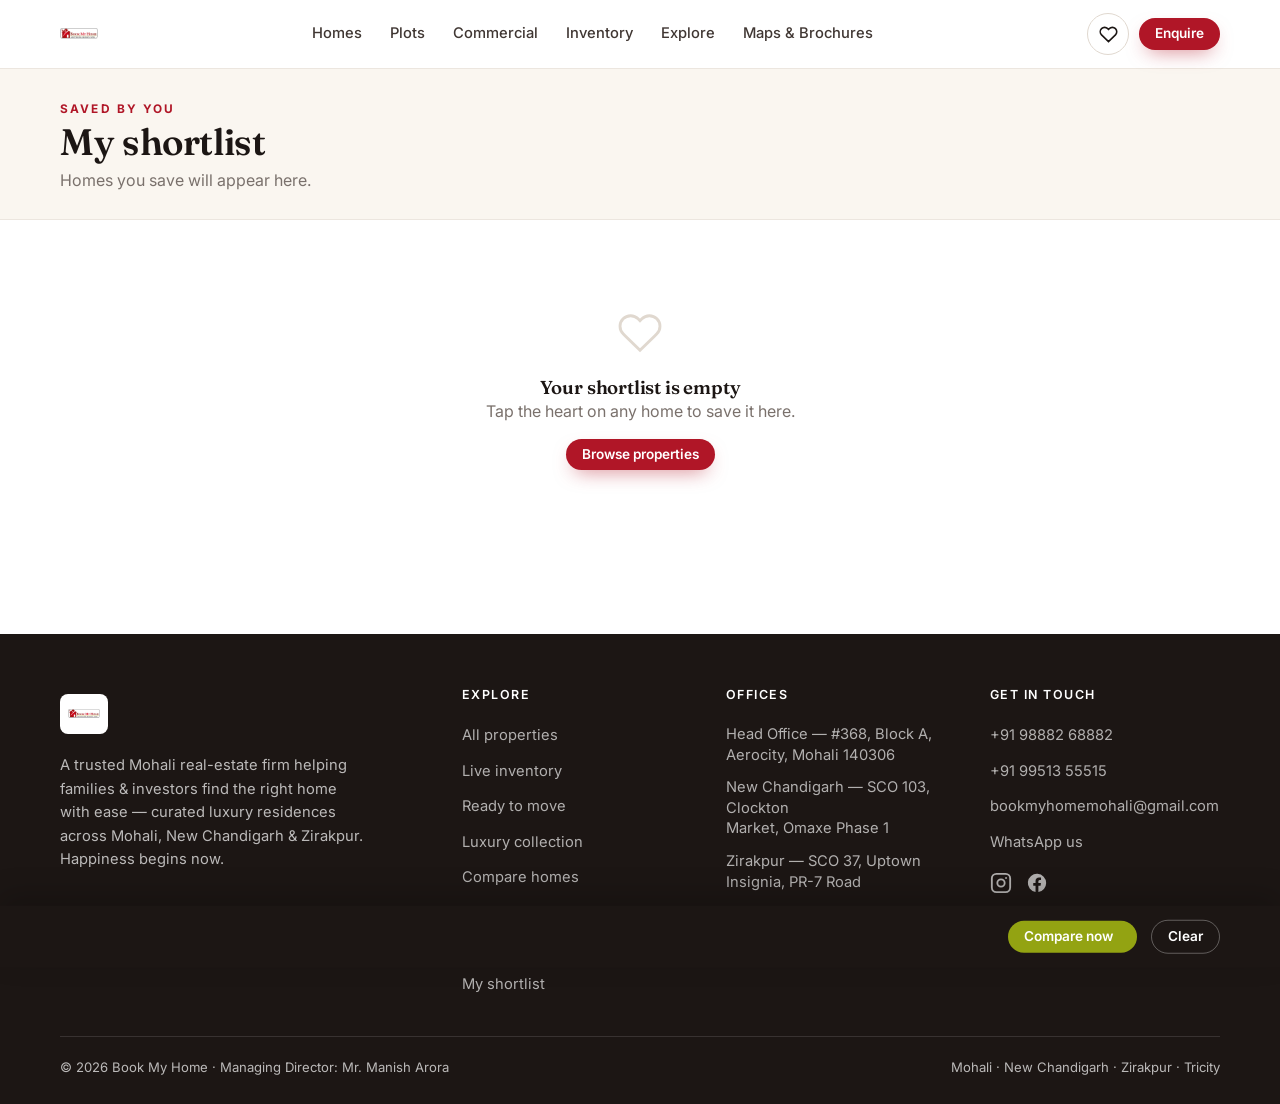
<file: shortlist.html>
<!DOCTYPE html>
<html lang="en">
<head>
<meta charset="UTF-8">
<meta name="viewport" content="width=device-width, initial-scale=1, viewport-fit=cover">
<title>My Shortlist — Book My Home</title>
<link rel="preconnect" href="https://fonts.googleapis.com">
<link rel="preconnect" href="https://fonts.gstatic.com" crossorigin>
<link href="https://fonts.googleapis.com/css2?family=Fraunces:ital,opsz,wght@0,9..144,400;0,9..144,500;0,9..144,600;1,9..144,500&family=Inter:wght@400;500;600;700&display=swap" rel="stylesheet">
<link rel="stylesheet" href="assets/css/styles.css">
<link rel="icon" type="image/png" sizes="48x48" href="assets/img/favicon.png">
<link rel="icon" type="image/png" sizes="192x192" href="assets/img/icon-192.png">
<link rel="apple-touch-icon" href="assets/img/apple-touch-icon.png">
<link rel="manifest" href="site.webmanifest">
<meta name="theme-color" content="#b01627">
</head>
<body>
<div id="hdr"></div>

<section class="listing-top"><div class="wrap">
  <span class="eyebrow">Saved by you</span>
  <h1>My shortlist</h1>
  <p style="color:var(--muted);margin-top:6px" id="slSub">Homes you've saved to revisit.</p>
</div></section>

<div class="wrap section" style="padding-top:30px">
  <div class="grid cards" id="slGrid"></div>
  <div class="empty hide" id="slEmpty">
    <svg width="46" height="46" viewBox="0 0 24 24" fill="none" stroke="currentColor" stroke-width="1.5"><path d="M20.8 4.6a5.5 5.5 0 00-7.8 0L12 5.6l-1-1a5.5 5.5 0 00-7.8 7.8l1 1L12 21l7.8-7.6 1-1a5.5 5.5 0 000-7.8z"/></svg>
    <h3>Your shortlist is empty</h3><p>Tap the heart on any home to save it here.</p>
    <a class="btn btn-primary btn-sm" href="listings.html" style="margin-top:14px">Browse properties</a>
  </div>
  <div id="slCta" class="hide" style="margin-top:34px;background:var(--cream);border:1px solid var(--line);border-radius:var(--radius-lg);padding:30px 24px;text-align:center">
    <h3 style="font-size:1.4rem;margin-bottom:8px">Like what you've saved?</h3>
    <p style="color:var(--muted);max-width:48ch;margin:0 auto 16px">Send your shortlist to an advisor and we'll arrange visits to all of them in one trip.</p>
    <a class="btn btn-primary" href="index.html#contact">Request advisor callback</a>
    <a class="btn btn-ghost" href="compare.html" style="margin-left:8px">Compare them</a>
  </div>
</div>

<footer class="footer" id="footer"></footer>
<script src="assets/js/data.js"></script>
<script src="assets/js/app.js"></script>
<script src="assets/js/header.js"></script>
<script src="assets/js/footer.js"></script>
<script>
(function(){
const {P,card,byId,shortlist}=window.BMH;
function render(){
  const items=shortlist().map(byId).filter(Boolean);
  const grid=document.getElementById('slGrid'),empty=document.getElementById('slEmpty'),cta=document.getElementById('slCta');
  document.getElementById('slSub').textContent=items.length?`${items.length} home${items.length>1?'s':''} saved — revisit, compare or send to an advisor.`:'Homes you save will appear here.';
  if(items.length){grid.innerHTML=items.map(card).join('');grid.classList.remove('hide');empty.classList.add('hide');cta.classList.remove('hide');
    const s=shortlist(),c=window.BMH.compare();
    grid.querySelectorAll('[data-fav]').forEach(b=>b.classList.toggle('on',s.includes(b.dataset.fav)));
    grid.querySelectorAll('[data-cmp]').forEach(b=>b.checked=c.includes(b.dataset.cmp));
  }else{grid.innerHTML='';grid.classList.add('hide');empty.classList.remove('hide');cta.classList.add('hide');}
}
render();
// re-render when a heart is toggled off on this page
document.addEventListener('click',e=>{if(e.target.closest('[data-fav]'))setTimeout(render,30);});
})();
</script>
</body>
</html>
</file>
<file: assets/css/styles.css>
/* ============================================================
   Book My Home — design system
   Tricity (Mohali · Chandigarh · Panchkula) luxury property platform
   Mobile-first. No framework, no build step.
   ============================================================ */

:root{
  /* brand (from logo) */
  --brand:#b01627;          /* deep red */
  --brand-dark:#7d0f1b;
  --brand-soft:#fbeef0;
  --accent:#93a312;         /* olive-lime accent line */
  --accent-dark:#76850c;
  --gold:#b8923f;

  --ink:#1c1614;
  --ink-2:#403733;
  --muted:#7a716c;
  --line:#ece6df;
  --line-2:#e0d8cf;
  --bg:#ffffff;
  --cream:#faf6f0;
  --cream-2:#f4ede3;
  --ok:#1f8a54;

  --radius:18px;
  --radius-sm:12px;
  --radius-lg:26px;
  --shadow-sm:0 1px 3px rgba(28,22,20,.06),0 1px 2px rgba(28,22,20,.04);
  --shadow:0 10px 30px -12px rgba(28,22,20,.18);
  --shadow-lg:0 30px 60px -20px rgba(28,22,20,.28);
  --maxw:1200px;

  --serif:"Fraunces","Playfair Display",Georgia,serif;
  --sans:"Inter",-apple-system,BlinkMacSystemFont,"Segoe UI",sans-serif;
}

*{box-sizing:border-box;margin:0;padding:0}
html{scroll-behavior:smooth;-webkit-text-size-adjust:100%}
body{
  font-family:var(--sans);color:var(--ink);background:var(--bg);
  line-height:1.6;font-size:16px;-webkit-font-smoothing:antialiased;
  overflow-x:hidden;
}
img{max-width:100%;display:block}
a{color:inherit;text-decoration:none}
button{font-family:inherit;cursor:pointer;border:none;background:none}
ul{list-style:none}
h1,h2,h3,h4{font-family:var(--serif);font-weight:600;line-height:1.12;letter-spacing:-.01em;color:var(--ink)}
.serif{font-family:var(--serif)}

.wrap{max-width:var(--maxw);margin:0 auto;padding:0 20px}
.eyebrow{font-size:.74rem;font-weight:700;letter-spacing:.18em;text-transform:uppercase;color:var(--brand)}
.eyebrow.muted{color:var(--muted)}
.section{padding:64px 0}
.section-head{max-width:640px;margin-bottom:34px}
.section-head h2{font-size:clamp(1.7rem,5vw,2.6rem);margin:10px 0 6px}
.section-head p{color:var(--muted)}
.center{text-align:center;margin-left:auto;margin-right:auto}

/* ---------- buttons ---------- */
.btn{
  display:inline-flex;align-items:center;gap:8px;justify-content:center;
  font-weight:600;font-size:.95rem;padding:13px 22px;border-radius:999px;
  transition:.2s ease;white-space:nowrap;line-height:1;
}
.btn-primary{background:var(--brand);color:#fff;box-shadow:0 8px 20px -8px rgba(176,22,39,.6)}
.btn-primary:hover{background:var(--brand-dark);transform:translateY(-1px)}
.btn-dark{background:var(--ink);color:#fff}
.btn-dark:hover{background:#000}
.btn-ghost{background:#fff;color:var(--ink);border:1.5px solid var(--line-2)}
.btn-ghost:hover{border-color:var(--ink);background:var(--cream)}
.btn-accent{background:var(--accent);color:#fff}
.btn-accent:hover{background:var(--accent-dark)}
.btn-sm{padding:9px 16px;font-size:.85rem}
.btn-block{display:flex;width:100%}

/* ---------- header ---------- */
.site-header{
  position:sticky;top:0;z-index:60;background:rgba(255,255,255,.86);
  backdrop-filter:saturate(160%) blur(14px);border-bottom:1px solid var(--line);
}
.nav{display:flex;align-items:center;justify-content:space-between;height:68px}
.brand{display:flex;align-items:center;gap:11px}
.brand img{height:38px;width:auto}
.brand .bk{font-family:var(--serif);font-weight:600;font-size:1.18rem;letter-spacing:-.01em;line-height:1}
.brand .bk b{color:var(--brand)}
.brand small{display:block;font-family:var(--sans);font-size:.56rem;letter-spacing:.22em;text-transform:uppercase;color:var(--muted);margin-top:3px}
.nav-links{display:none;gap:22px;align-items:center}
@media(min-width:1100px){.nav-links{gap:28px}}
.nav-links a{font-size:.92rem;font-weight:500;color:var(--ink-2);position:relative}
.nav-links a:hover{color:var(--brand)}
.nav-actions{display:flex;align-items:center;gap:10px}
.icon-btn{position:relative;width:42px;height:42px;border-radius:50%;display:grid;place-items:center;border:1.5px solid var(--line-2);color:var(--ink);background:#fff;transition:.2s}
.icon-btn:hover{border-color:var(--brand);color:var(--brand)}
.icon-btn .badge{position:absolute;top:-5px;right:-5px;min-width:19px;height:19px;border-radius:10px;background:var(--brand);color:#fff;font-size:.66rem;font-weight:700;display:grid;place-items:center;padding:0 5px;font-family:var(--sans)}
.burger{display:grid;width:42px;height:42px;place-items:center;border:1.5px solid var(--line-2);border-radius:50%}
@media(min-width:900px){.nav-links{display:flex}.burger{display:none}}

/* mobile drawer */
.drawer{position:fixed;inset:0;z-index:80;visibility:hidden;pointer-events:none}
.drawer.open{visibility:visible;pointer-events:auto}
.drawer-bg{position:absolute;inset:0;background:rgba(20,14,12,.45);opacity:0;transition:.3s}
.drawer.open .drawer-bg{opacity:1}
.drawer-panel{position:absolute;top:0;right:0;height:100%;width:82%;max-width:340px;background:#fff;transform:translateX(100%);transition:.32s cubic-bezier(.4,0,.2,1);padding:26px 24px;display:flex;flex-direction:column;gap:6px}
.drawer.open .drawer-panel{transform:none}
.drawer-panel a{padding:15px 6px;font-size:1.05rem;font-weight:500;border-bottom:1px solid var(--line);display:flex;align-items:center;gap:12px}
.drawer-panel a:hover{color:var(--brand)}
.drawer-top{display:flex;justify-content:space-between;align-items:center;margin-bottom:18px}

/* ---------- hero ---------- */
.hero{position:relative;background:linear-gradient(180deg,var(--cream),#fff);padding:54px 0 0;overflow:hidden}
.hero-inner{display:grid;gap:34px}
.hero h1{font-size:clamp(2.3rem,8vw,4.2rem);letter-spacing:-.025em}
.hero h1 em{font-style:italic;color:var(--brand)}
.hero p.lede{font-size:1.08rem;color:var(--ink-2);max-width:30ch;margin-top:16px}
.hero-stats{display:flex;gap:26px;margin-top:26px;flex-wrap:wrap}
.hero-stats .s b{font-family:var(--serif);font-size:1.7rem;display:block;color:var(--ink)}
.hero-stats .s span{font-size:.78rem;color:var(--muted);text-transform:uppercase;letter-spacing:.08em}
.hero-visual{position:relative;border-radius:var(--radius-lg);overflow:hidden;box-shadow:var(--shadow-lg);min-height:300px;background:var(--cream-2)}
.hero-visual img{width:100%;height:100%;object-fit:cover;position:absolute;inset:0}
.hero-visual .tag{position:absolute;left:16px;bottom:16px;background:rgba(255,255,255,.92);backdrop-filter:blur(6px);border-radius:14px;padding:11px 15px;box-shadow:var(--shadow)}
.hero-visual .tag b{font-family:var(--serif);font-size:1rem}
.hero-visual .tag span{font-size:.74rem;color:var(--muted);display:block}
@media(min-width:900px){
  .hero{padding:72px 0 0}
  .hero-inner{grid-template-columns:1fr 1.05fr;align-items:center;gap:50px}
  .hero-visual{min-height:480px}
}

/* ---------- search bar ---------- */
.searchbar{background:#fff;border:1px solid var(--line-2);border-radius:var(--radius);box-shadow:var(--shadow);padding:8px;margin-top:30px;display:grid;gap:8px}
.searchbar .field{display:flex;align-items:center;gap:10px;padding:11px 14px;border-radius:var(--radius-sm)}
.searchbar .field:hover{background:var(--cream)}
.searchbar .field svg{color:var(--brand);flex-shrink:0}
.searchbar .field label{display:block;font-size:.66rem;text-transform:uppercase;letter-spacing:.1em;color:var(--muted);font-weight:700}
.searchbar select,.searchbar input{border:none;background:none;font-family:inherit;font-size:.95rem;font-weight:600;color:var(--ink);width:100%;outline:none;padding:2px 0;cursor:pointer}
.searchbar .div{display:none}
@media(min-width:760px){
  .searchbar{grid-template-columns:1.2fr 1px 1fr 1px 1fr auto;align-items:center;gap:0;padding:8px 8px 8px 6px}
  .searchbar .div{display:block;height:34px;width:1px;background:var(--line)}
  .searchbar .go{padding-left:6px}
}

/* ---------- chips ---------- */
.chips{display:flex;gap:9px;flex-wrap:wrap}
.chip{padding:8px 15px;border-radius:999px;border:1.5px solid var(--line-2);font-size:.85rem;font-weight:600;color:var(--ink-2);background:#fff;transition:.18s;white-space:nowrap}
.chip:hover{border-color:var(--brand);color:var(--brand)}
.chip.active{background:var(--ink);color:#fff;border-color:var(--ink)}
.chip.accent.active{background:var(--brand);border-color:var(--brand)}

/* ---------- project card ---------- */
.grid{display:grid;gap:22px}
.grid.cards{grid-template-columns:1fr}
@media(min-width:640px){.grid.cards{grid-template-columns:repeat(2,1fr)}}
@media(min-width:1000px){.grid.cards{grid-template-columns:repeat(3,1fr)}}

.card{background:#fff;border:1px solid var(--line);border-radius:var(--radius);overflow:hidden;box-shadow:var(--shadow-sm);transition:.25s;display:flex;flex-direction:column;position:relative}
.card:hover{box-shadow:var(--shadow);transform:translateY(-4px);border-color:var(--line-2)}
.card-media{position:relative;aspect-ratio:4/3;background:var(--cream-2);overflow:hidden}
.card-media img{width:100%;height:100%;object-fit:cover;transition:.5s}
.card:hover .card-media img{transform:scale(1.05)}
.card-media.is-ph{display:flex;flex-direction:column;align-items:center;justify-content:center;gap:8px;text-align:center;padding:16px}
.card-media.ph-res{background:linear-gradient(135deg,#f8efe9,#efd6db)}
.card-media.ph-com{background:linear-gradient(140deg,#241b18,#3f3029)}
.card-media.is-ph .ph-ic{width:50px;height:50px;border-radius:14px;display:grid;place-items:center}
.card-media.ph-res .ph-ic{background:rgba(255,255,255,.65);color:var(--brand)}
.card-media.ph-com .ph-ic{background:rgba(255,255,255,.1);color:var(--gold)}
.card-media.is-ph .ph-name{font-family:var(--serif);font-weight:600;font-size:1.1rem}
.card-media.ph-com .ph-name{color:#fff}
.card-media.is-ph small{font-size:.64rem;text-transform:uppercase;letter-spacing:.12em;opacity:.65}
.card-media.ph-com small{color:rgba(255,255,255,.75)}
.card-media .pills{position:absolute;top:12px;left:12px;display:flex;gap:6px;flex-wrap:wrap}
.pill{font-size:.68rem;font-weight:700;letter-spacing:.04em;padding:5px 10px;border-radius:999px;background:rgba(255,255,255,.94);backdrop-filter:blur(4px);color:var(--ink);text-transform:uppercase}
.pill.brand{background:var(--brand);color:#fff}
.pill.accent{background:var(--accent);color:#fff}
.pill.ready{background:var(--ok);color:#fff}
.card-fav{position:absolute;top:10px;right:10px;width:38px;height:38px;border-radius:50%;background:rgba(255,255,255,.92);backdrop-filter:blur(4px);display:grid;place-items:center;color:var(--ink);box-shadow:var(--shadow-sm);transition:.2s}
.card-fav:hover{color:var(--brand);transform:scale(1.08)}
.card-fav.on{color:var(--brand)}
.card-fav.on svg{fill:var(--brand)}
.card-body{padding:16px 17px 18px;display:flex;flex-direction:column;gap:9px;flex:1}
.card-body h3{font-size:1.22rem}
.card-loc{display:flex;align-items:center;gap:5px;font-size:.85rem;color:var(--muted)}
.card-loc svg{color:var(--brand);flex-shrink:0}
.card-cfg{display:flex;align-items:center;gap:8px;font-size:.86rem;color:var(--ink-2);flex-wrap:wrap}
.card-cfg .dot{width:3px;height:3px;border-radius:50%;background:var(--line-2)}
.card-foot{margin-top:auto;padding-top:13px;border-top:1px solid var(--line);display:flex;align-items:center;justify-content:space-between;gap:8px}
.card-price b{font-family:var(--serif);font-size:1.04rem;color:var(--ink)}
.card-price span{display:block;font-size:.72rem;color:var(--muted)}
.card-dev{font-size:.74rem;color:var(--muted)}
.card-cmp{display:flex;align-items:center;gap:6px;font-size:.78rem;font-weight:600;color:var(--muted)}
.card-cmp input{accent-color:var(--brand);width:15px;height:15px}

/* ---------- listings layout ---------- */
.listing-top{background:var(--cream);border-bottom:1px solid var(--line);padding:26px 0}
.listing-top h1{font-size:clamp(1.6rem,5vw,2.3rem)}
.cat-toggle{display:inline-flex;gap:4px;background:#fff;border:1px solid var(--line-2);border-radius:999px;padding:4px;margin-top:16px}
.cat-toggle button{padding:8px 17px;border-radius:999px;font-size:.86rem;font-weight:600;color:var(--ink-2);transition:.18s;white-space:nowrap}
.cat-toggle button:hover{color:var(--brand)}
.cat-toggle button.active{background:var(--brand);color:#fff}
.toolbar{display:flex;gap:10px;align-items:center;flex-wrap:wrap;margin-top:18px}
.toolbar .search{flex:1;min-width:200px;display:flex;align-items:center;gap:9px;background:#fff;border:1.5px solid var(--line-2);border-radius:999px;padding:11px 17px}
.toolbar .search input{border:none;outline:none;font-family:inherit;font-size:.92rem;width:100%;background:none}
.toolbar select{background:#fff;border:1.5px solid var(--line-2);border-radius:999px;padding:11px 16px;font-family:inherit;font-weight:600;font-size:.88rem;color:var(--ink);cursor:pointer}
.filters{display:flex;gap:18px;align-items:flex-start;padding:26px 0}
.filter-panel{display:none;flex:0 0 256px;position:sticky;top:84px}
.filter-panel.show{display:block}
.fbox{background:#fff;border:1px solid var(--line);border-radius:var(--radius);padding:20px;box-shadow:var(--shadow-sm)}
.fgroup{padding:15px 0;border-bottom:1px solid var(--line)}
.fgroup:first-child{padding-top:0}
.fgroup:last-child{border-bottom:none;padding-bottom:0}
.fgroup h4{font-family:var(--sans);font-size:.72rem;text-transform:uppercase;letter-spacing:.1em;color:var(--muted);margin-bottom:12px;font-weight:700}
.results{flex:1;min-width:0}
.results-head{display:flex;align-items:center;justify-content:space-between;margin-bottom:18px;gap:10px;flex-wrap:wrap}
.results-head .count{font-size:.9rem;color:var(--muted)}
.results-head .count b{color:var(--ink)}
@media(min-width:980px){.filter-panel{display:block}.mob-filter-btn{display:none}}

input[type=range]{width:100%;accent-color:var(--brand)}
.range-vals{display:flex;justify-content:space-between;font-size:.8rem;color:var(--ink-2);font-weight:600;margin-top:8px}

/* ---------- detail page ---------- */
.detail-hero{position:relative}
.gallery{display:grid;grid-template-columns:1fr;gap:6px}
.gallery .g-main{aspect-ratio:16/10;border-radius:0;overflow:hidden;background:var(--cream-2);cursor:zoom-in;position:relative}
.gallery .g-main img{width:100%;height:100%;object-fit:cover}
.gallery .g-thumbs{display:flex;gap:6px;overflow-x:auto;padding-bottom:4px;scrollbar-width:thin}
.gallery .g-thumbs img{height:64px;width:90px;flex:0 0 auto;object-fit:cover;border-radius:8px;cursor:pointer;opacity:.65;transition:.2s;border:2px solid transparent}
.gallery .g-thumbs img.active{opacity:1;border-color:var(--brand)}
@media(min-width:760px){
  .gallery{grid-template-columns:2fr 1fr;grid-auto-rows:1fr}
  .gallery .g-main{aspect-ratio:auto;height:100%;border-radius:var(--radius)}
  .gallery .g-side{display:grid;grid-template-rows:1fr 1fr;gap:6px}
  .gallery .g-side img{width:100%;height:100%;object-fit:cover;border-radius:var(--radius);cursor:zoom-in}
  .gallery .g-thumbs{grid-column:1/-1}
}
.detail-grid{display:grid;gap:34px;padding:34px 0}
@media(min-width:980px){.detail-grid{grid-template-columns:1fr 360px;align-items:start}}
.detail-title h1{font-size:clamp(1.8rem,5vw,2.7rem)}
.detail-title .meta{display:flex;align-items:center;gap:8px;color:var(--muted);margin-top:8px;flex-wrap:wrap}
.kv-grid{display:grid;grid-template-columns:repeat(2,1fr);gap:1px;background:var(--line);border:1px solid var(--line);border-radius:var(--radius);overflow:hidden;margin:24px 0}
@media(min-width:620px){.kv-grid{grid-template-columns:repeat(4,1fr)}}
.kv{background:#fff;padding:16px 15px}
.kv span{font-size:.72rem;text-transform:uppercase;letter-spacing:.07em;color:var(--muted);font-weight:700}
.kv b{font-family:var(--serif);font-size:1.12rem;display:block;margin-top:3px;font-weight:600}
.block{padding:26px 0;border-top:1px solid var(--line)}
.block h2{font-size:1.5rem;margin-bottom:16px}
.block h2 .em{color:var(--brand)}
.prose p{color:var(--ink-2);margin-bottom:13px}
.amen-grid{display:grid;grid-template-columns:repeat(2,1fr);gap:12px}
@media(min-width:620px){.amen-grid{grid-template-columns:repeat(3,1fr)}}
.amen{display:flex;align-items:center;gap:11px;font-size:.92rem;color:var(--ink-2)}
.amen .ic{width:38px;height:38px;border-radius:11px;background:var(--brand-soft);color:var(--brand);display:grid;place-items:center;flex-shrink:0}
.cfg-table{width:100%;border-collapse:collapse;font-size:.92rem}
.cfg-table th{text-align:left;font-family:var(--sans);font-size:.72rem;text-transform:uppercase;letter-spacing:.07em;color:var(--muted);padding:12px 14px;background:var(--cream);font-weight:700}
.cfg-table td{padding:13px 14px;border-top:1px solid var(--line)}
.cfg-table tr:hover td{background:var(--cream)}
.cfg-table .bhk{font-weight:700;color:var(--ink)}
.spec-list{display:grid;gap:1px;background:var(--line);border:1px solid var(--line);border-radius:var(--radius);overflow:hidden}
.spec-list .row{background:#fff;padding:14px 16px;display:grid;grid-template-columns:140px 1fr;gap:12px}
.spec-list .row span{font-weight:700;color:var(--ink);font-size:.86rem}
.spec-list .row p{color:var(--ink-2);font-size:.9rem;margin:0}
.fp-grid{display:grid;grid-template-columns:repeat(2,1fr);gap:14px}
@media(min-width:760px){.fp-grid{grid-template-columns:repeat(3,1fr)}}
.fp{border:1px solid var(--line);border-radius:var(--radius-sm);overflow:hidden;background:#fff;cursor:zoom-in}
.fp img{width:100%;aspect-ratio:1;object-fit:contain;background:var(--cream)}

/* sticky enquiry card */
.enquire-card{position:sticky;top:84px;background:#fff;border:1px solid var(--line-2);border-radius:var(--radius);box-shadow:var(--shadow);padding:22px;display:flex;flex-direction:column;gap:14px}
.enquire-card .price b{font-family:var(--serif);font-size:1.5rem}
.enquire-card .price span{font-size:.8rem;color:var(--muted)}
.field-row{display:flex;flex-direction:column;gap:6px}
.field-row label{font-size:.74rem;font-weight:700;text-transform:uppercase;letter-spacing:.06em;color:var(--muted)}
.field-row input,.field-row textarea,.field-row select{border:1.5px solid var(--line-2);border-radius:11px;padding:12px 14px;font-family:inherit;font-size:.92rem;outline:none;transition:.2s;background:#fff}
.field-row input:focus,.field-row textarea:focus,.field-row select:focus{border-color:var(--brand)}

/* EMI calculator */
.emi{background:var(--cream);border:1px solid var(--line);border-radius:var(--radius);padding:22px}
.emi .out{font-family:var(--serif);font-size:2rem;color:var(--brand);margin:6px 0 2px}
.emi-row{margin:16px 0}
.emi-row .lbl{display:flex;justify-content:space-between;font-size:.84rem;font-weight:600;margin-bottom:8px}
.emi-row .lbl b{color:var(--brand)}

/* ---------- value props ---------- */
.vp-grid{display:grid;gap:18px;grid-template-columns:1fr}
@media(min-width:680px){.vp-grid{grid-template-columns:repeat(2,1fr)}}
@media(min-width:1000px){.vp-grid{grid-template-columns:repeat(4,1fr)}}
.vp{padding:26px 22px;border:1px solid var(--line);border-radius:var(--radius);background:#fff;transition:.25s}
.vp:hover{border-color:var(--brand);transform:translateY(-3px);box-shadow:var(--shadow)}
.vp .ic{width:50px;height:50px;border-radius:14px;background:var(--brand-soft);color:var(--brand);display:grid;place-items:center;margin-bottom:16px;font-family:var(--serif);font-weight:600;font-size:1.35rem}
.vp h3{font-size:1.18rem;margin-bottom:7px}
.vp p{font-size:.9rem;color:var(--muted)}

/* ---------- matcher (Find My Home) ---------- */
.matcher{background:linear-gradient(135deg,var(--ink),#2c211d);color:#fff;border-radius:var(--radius-lg);padding:40px 26px;position:relative;overflow:hidden}
.matcher h2{color:#fff;font-size:clamp(1.6rem,5vw,2.4rem)}
.matcher p{color:rgba(255,255,255,.72);max-width:46ch}
.matcher .accent-line{width:54px;height:4px;background:var(--accent);border-radius:2px;margin-bottom:18px}
.q-card{background:rgba(255,255,255,.06);border:1px solid rgba(255,255,255,.14);border-radius:var(--radius);padding:24px;margin-top:24px;backdrop-filter:blur(4px)}
.q-card .opts{display:grid;gap:10px;grid-template-columns:1fr 1fr;margin-top:16px}
@media(min-width:620px){.q-card .opts{grid-template-columns:repeat(4,1fr)}}
.opt{padding:14px 12px;border-radius:13px;border:1.5px solid rgba(255,255,255,.18);text-align:center;font-weight:600;font-size:.9rem;transition:.2s;color:#fff}
.opt:hover{border-color:var(--accent);background:rgba(147,163,18,.16)}
.opt.sel{background:var(--accent);border-color:var(--accent)}
.q-progress{height:4px;background:rgba(255,255,255,.16);border-radius:2px;overflow:hidden;margin-top:6px}
.q-progress i{display:block;height:100%;background:var(--accent);transition:.4s;width:25%}

/* ---------- live inventory ---------- */
.inv-grid-wrap{display:grid;gap:18px;grid-template-columns:1fr}
@media(min-width:640px){.inv-grid-wrap{grid-template-columns:repeat(2,1fr)}}
@media(min-width:1000px){.inv-grid-wrap{grid-template-columns:repeat(3,1fr)}}
.inv-card{background:#fff;border:1px solid var(--line);border-radius:var(--radius);padding:18px 18px 16px;display:flex;flex-direction:column;gap:12px;box-shadow:var(--shadow-sm);transition:.2s}
.inv-card:hover{box-shadow:var(--shadow);border-color:var(--line-2)}
.inv-head{display:flex;justify-content:space-between;gap:10px;align-items:flex-start}
.inv-head h3{font-size:1.2rem;line-height:1.15}
.inv-pill{font-size:.66rem;font-weight:700;text-transform:uppercase;letter-spacing:.04em;padding:5px 10px;border-radius:999px;white-space:nowrap}
.inv-pill.ready{background:#e7f3ec;color:#1f8a54}
.inv-pill.uc{background:#fbeedd;color:#9a6212}
.inv-pill.resale{background:#e6f1fb;color:#185fa5}
.inv-specs{font-family:var(--serif);font-size:1.06rem;color:var(--ink)}
.inv-rows{display:grid;gap:8px;border-top:1px solid var(--line);padding-top:12px}
.inv-rows>div{display:flex;justify-content:space-between;gap:12px;font-size:.9rem}
.inv-rows span{color:var(--muted)}
.inv-rows b{color:var(--ink);text-align:right}
.inv-notes{font-size:.86rem;color:var(--ink-2);background:var(--cream);border-radius:10px;padding:9px 12px;margin:0}
.inv-foot{margin-top:auto;display:flex;gap:8px;flex-wrap:wrap}
.inv-foot .btn{flex:1;white-space:nowrap}
.inv-live{display:inline-flex;align-items:center;gap:5px;color:#1f8a54;font-weight:600;font-size:.82rem}
.admin-row{display:flex;gap:12px;align-items:center;justify-content:space-between;background:#fff;border:1px solid var(--line);border-radius:var(--radius-sm);padding:12px 14px;margin-bottom:10px}
.admin-row .meta{font-size:.86rem;color:var(--muted)}
.admin-row b{color:var(--ink)}

/* ---------- explore directory tiles ---------- */
.dir-grid{display:grid;gap:12px;grid-template-columns:repeat(auto-fill,minmax(220px,1fr))}
.dir-grid.type{grid-template-columns:repeat(auto-fill,minmax(230px,1fr))}
.dir-grid.city{grid-template-columns:repeat(auto-fit,minmax(260px,1fr))}
.dir-tile{display:flex;align-items:center;gap:13px;padding:15px 17px;border:1px solid var(--line);border-radius:var(--radius-sm);background:#fff;transition:.18s}
.dir-tile:hover{border-color:var(--brand);transform:translateY(-2px);box-shadow:var(--shadow-sm)}
.dir-tile .ti{width:42px;height:42px;border-radius:12px;background:var(--brand-soft);color:var(--brand);display:grid;place-items:center;flex-shrink:0}
.dir-tile .tx{flex:1;min-width:0}
.dir-tile .tx b{display:block;font-family:var(--serif);font-weight:600;font-size:1.04rem;color:var(--ink);white-space:nowrap;overflow:hidden;text-overflow:ellipsis}
.dir-tile .tx span{font-size:.8rem;color:var(--muted);white-space:nowrap;overflow:hidden;text-overflow:ellipsis;display:block}
.dir-tile .ct{font-size:.78rem;color:#fff;background:var(--brand);border-radius:999px;padding:3px 10px;font-weight:700;min-width:26px;text-align:center;flex-shrink:0}

/* ---------- BMH Invest commercial band ---------- */
.invest-band{background:linear-gradient(140deg,#241b18,#3a2c26);border-radius:var(--radius-lg);padding:38px 26px;display:grid;gap:30px;color:#fff}
@media(min-width:880px){.invest-band{grid-template-columns:1.05fr 1fr;align-items:center;padding:48px 42px;gap:48px}}
.invest-head h2{color:#fff;font-size:clamp(1.7rem,4.5vw,2.5rem)}
.invest-head p{color:rgba(255,255,255,.72);margin-top:10px;max-width:42ch}
.invest-signals{display:grid;gap:18px}
.sig{display:flex;gap:13px;align-items:flex-start}
.sig-ic{width:42px;height:42px;border-radius:12px;background:rgba(255,255,255,.08);color:var(--gold);display:grid;place-items:center;flex-shrink:0}
.sig b{display:block;font-size:.98rem;color:#fff;margin-bottom:2px}
.sig span{font-size:.85rem;color:rgba(255,255,255,.65);line-height:1.5}

/* ---------- locality strip ---------- */
.loc-strip{display:flex;gap:14px;overflow-x:auto;padding:4px 0 14px;scrollbar-width:none}
.loc-strip::-webkit-scrollbar{display:none}
.loc-card{flex:0 0 230px;border-radius:var(--radius);overflow:hidden;position:relative;aspect-ratio:3/4;background:var(--ink)}
.loc-card img{width:100%;height:100%;object-fit:cover;opacity:.82}
.loc-card .lc-body{position:absolute;inset:auto 0 0 0;padding:18px;background:linear-gradient(transparent,rgba(20,14,12,.86));color:#fff}
.loc-card h3{color:#fff;font-size:1.3rem}
.loc-card span{font-size:.8rem;opacity:.85}

/* ---------- map ---------- */
#map,.mini-map{width:100%;height:340px;border-radius:var(--radius);border:1px solid var(--line);z-index:1}
.leaflet-container{font-family:var(--sans)!important}

/* ---------- compare bar ---------- */
.compare-bar{position:fixed;left:0;right:0;bottom:0;z-index:70;background:var(--ink);color:#fff;transform:translateY(110%);transition:.3s;box-shadow:0 -10px 30px rgba(0,0,0,.2)}
.compare-bar.show{transform:none}
.compare-bar .inner{display:flex;align-items:center;gap:14px;padding:14px 20px;max-width:var(--maxw);margin:0 auto;flex-wrap:wrap}
.compare-bar .items{display:flex;gap:8px;flex:1;flex-wrap:wrap}
.cmp-thumb{display:flex;align-items:center;gap:8px;background:rgba(255,255,255,.1);border-radius:10px;padding:6px 10px;font-size:.82rem}
.cmp-thumb img{width:34px;height:34px;border-radius:7px;object-fit:cover}
.cmp-thumb button{color:rgba(255,255,255,.7);font-size:1rem;line-height:1}

/* ---------- modal ---------- */
.modal{position:fixed;inset:0;z-index:100;display:none;align-items:center;justify-content:center;padding:18px}
.modal.open{display:flex}
.modal-bg{position:absolute;inset:0;background:rgba(20,14,12,.62);backdrop-filter:blur(3px)}
.modal-card{position:relative;background:#fff;border-radius:var(--radius-lg);max-width:480px;width:100%;padding:30px 26px;box-shadow:var(--shadow-lg);max-height:90vh;overflow:auto}
.modal-card.wide{max-width:980px}
.modal-close{position:absolute;top:16px;right:16px;width:38px;height:38px;border-radius:50%;background:var(--cream);display:grid;place-items:center;color:var(--ink)}
.modal-close:hover{background:var(--line)}

/* lightbox */
.lightbox{position:fixed;inset:0;z-index:120;background:rgba(12,9,8,.94);display:none;align-items:center;justify-content:center;padding:20px}
.lightbox.open{display:flex}
.lightbox img{max-width:96vw;max-height:90vh;object-fit:contain;border-radius:10px}
.lightbox .lb-close,.lightbox .lb-nav{position:absolute;color:#fff;background:rgba(255,255,255,.12);border-radius:50%;width:50px;height:50px;display:grid;place-items:center;font-size:1.4rem}
.lightbox .lb-close{top:20px;right:20px}
.lightbox .lb-prev{left:16px;top:50%;transform:translateY(-50%)}
.lightbox .lb-next{right:16px;top:50%;transform:translateY(-50%)}

/* ---------- compare table ---------- */
.cmp-table{width:100%;border-collapse:collapse;font-size:.88rem}
.cmp-table th,.cmp-table td{padding:13px 14px;text-align:left;border-bottom:1px solid var(--line);vertical-align:top}
.cmp-table thead th{position:sticky;top:0;background:#fff}
.cmp-table .rowlbl{font-weight:700;color:var(--muted);font-size:.74rem;text-transform:uppercase;letter-spacing:.06em;white-space:nowrap}
.cmp-table img{width:100%;max-width:170px;aspect-ratio:4/3;object-fit:cover;border-radius:10px}

/* ---------- floating actions ---------- */
.fab{position:fixed;right:18px;bottom:18px;z-index:55;display:flex;flex-direction:column;gap:12px}
.fab a,.fab button{width:54px;height:54px;border-radius:50%;display:grid;place-items:center;box-shadow:var(--shadow);color:#fff}
.fab .wa{background:#25d366}
.fab .top{background:var(--ink)}
.fab a:hover,.fab button:hover{transform:translateY(-2px)}

/* ---------- footer ---------- */
.footer{background:var(--ink);color:rgba(255,255,255,.7);padding:54px 0 26px;margin-top:40px}
.footer h4{color:#fff;font-family:var(--sans);font-size:.78rem;text-transform:uppercase;letter-spacing:.12em;margin-bottom:16px}
.footer-grid{display:grid;gap:34px;grid-template-columns:1fr}
@media(min-width:760px){.footer-grid{grid-template-columns:1.6fr 1fr 1fr 1fr}}
.footer a{display:block;padding:6px 0;color:rgba(255,255,255,.66);font-size:.92rem}
.footer a:hover{color:#fff}
.footer .brand .bk{color:#fff}
.footer .brand .bk b{color:#fff}
.footer-bot{border-top:1px solid rgba(255,255,255,.12);margin-top:34px;padding-top:20px;font-size:.82rem;display:flex;justify-content:space-between;flex-wrap:wrap;gap:10px}
.footer p.desc{font-size:.92rem;margin:14px 0;max-width:34ch}

/* utility */
.empty{text-align:center;padding:60px 20px;color:var(--muted)}
.empty svg{color:var(--line-2);margin-bottom:14px}
.hide{display:none!important}
.hide-sm{display:none}
@media(min-width:680px){.hide-sm{display:inline-flex}}
.toast{position:fixed;bottom:24px;left:50%;transform:translateX(-50%) translateY(120%);background:var(--ink);color:#fff;padding:13px 22px;border-radius:999px;font-size:.9rem;font-weight:500;z-index:130;transition:.3s;box-shadow:var(--shadow-lg)}
.toast.show{transform:translateX(-50%)}
.skeleton{background:linear-gradient(90deg,var(--cream-2),var(--line),var(--cream-2));background-size:200% 100%;animation:sh 1.3s infinite}
@keyframes sh{to{background-position:-200% 0}}
.reveal{opacity:0;transform:translateY(20px);transition:.7s cubic-bezier(.2,.7,.2,1)}
.reveal.in{opacity:1;transform:none}
</file>
